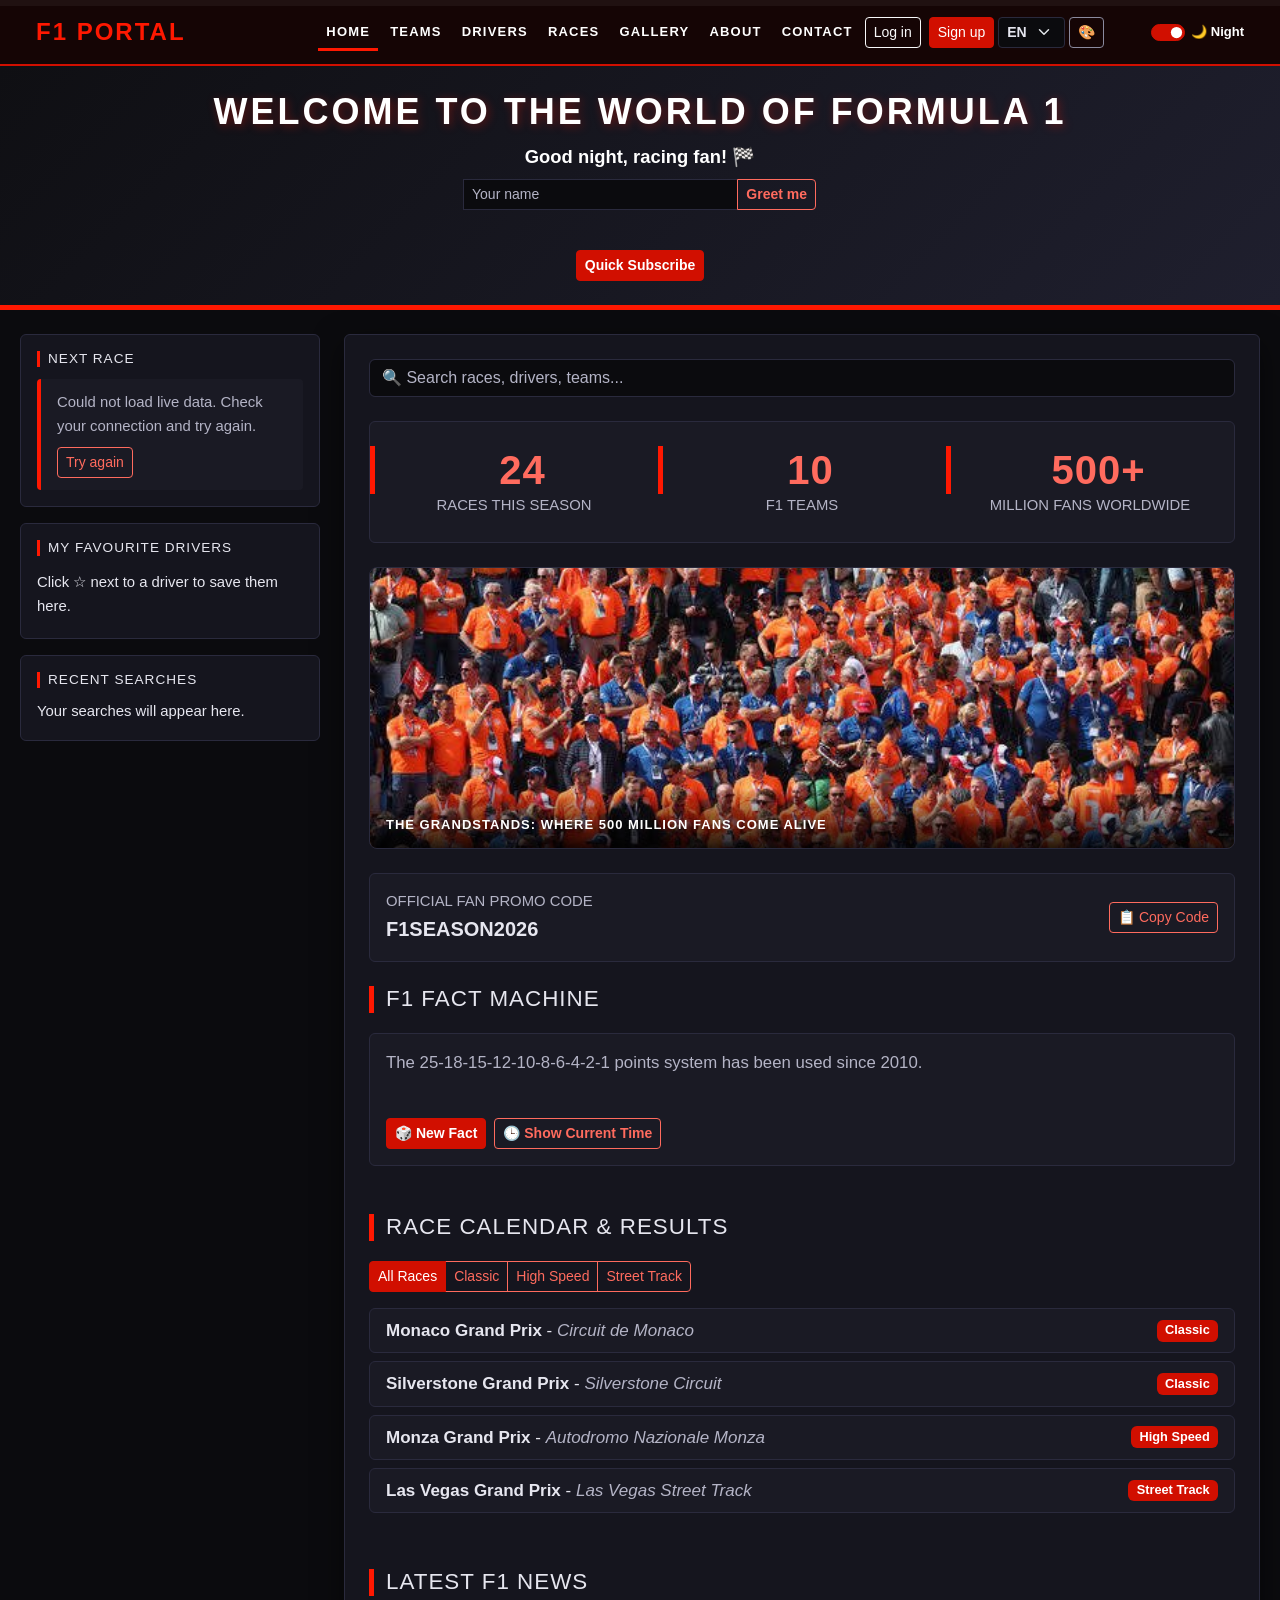
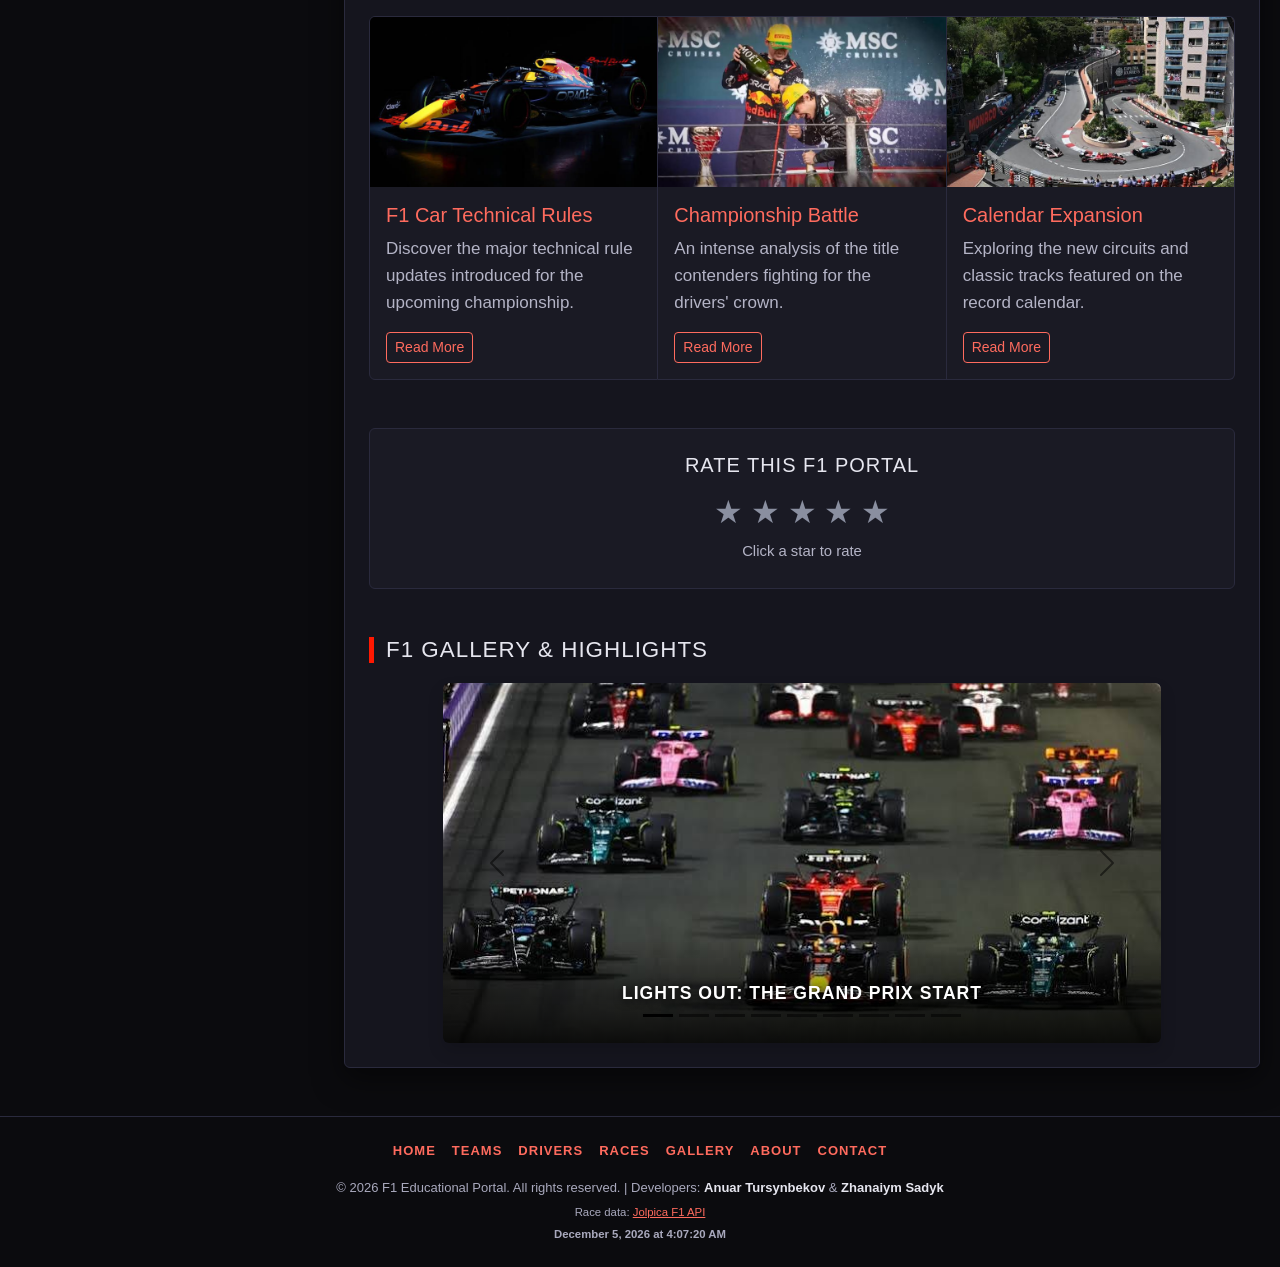
<file: index.html>
<!DOCTYPE html>
<html lang="en" data-bs-theme="dark">
<head>
    <meta charset="UTF-8">
    <meta name="viewport" content="width=device-width, initial-scale=1">
    <meta name="description" content="F1 Portal: races, teams, drivers and live Formula 1 data.">
    <title>Formula 1 | Home</title>
    <!-- Credits: F1 Educational Portal | Developers: Anuar Tursynbekov & Zhanaiym Sadyk | Astana IT University | 2026 -->
    <link rel="icon" href="data:image/svg+xml,%3Csvg xmlns='http://www.w3.org/2000/svg' viewBox='0 0 64 64'%3E%3Crect width='64' height='64' rx='12' fill='%23ff1801'/%3E%3Cpath d='M14 46V18h24v7H22v4h14v7H22v10z' fill='white'/%3E%3C/svg%3E">
    <script>
        /* Apply the saved theme before first paint so the page never flashes the wrong colours. */
        (function () {
            try {
                document.documentElement.setAttribute("data-bs-theme", localStorage.getItem("f1-theme") === "light" ? "light" : "dark");
            } catch (e) { /* storage blocked: keep the default dark theme */ }
        })();
    </script>
    <link href="https://cdn.jsdelivr.net/npm/bootstrap@5.3.3/dist/css/bootstrap.min.css" rel="stylesheet">
    <link rel="stylesheet" href="css/style.css">

    <!-- jQuery (CDN) first; our scripts are deferred so the DOM is parsed before they run -->
    <script src="https://code.jquery.com/jquery-3.7.1.min.js"></script>
    <script src="js/i18n.js" defer></script>
    <script src="js/script.js" defer></script>
    <script src="js/auth.js" defer></script>
    <script src="js/api.js" defer></script>
</head>
<body data-page="home">

<a class="skip-link visually-hidden-focusable" href="#content" data-i18n="a11y.skip">Skip to main content</a>

<!-- Scroll progress bar -->
<div id="scroll-progress-container" aria-hidden="true">
    <div id="scroll-progress"></div>
</div>

<!-- Toast notifications -->
<div id="toast-container" class="toast-container position-fixed bottom-0 end-0 p-3" role="status" aria-live="polite"></div>

<header id="site-header">
    <!-- Bootstrap navbar: collapses into a hamburger menu below the xl breakpoint -->
    <nav id="main-nav" class="navbar navbar-expand-xl navbar-dark bg-dark px-3 px-md-4 border-bottom border-2 border-danger" data-bs-theme="dark" aria-label="Main navigation">
        <div class="container-fluid">
            <a class="logo navbar-brand" href="index.html">F1 PORTAL</a>
            <button class="navbar-toggler" type="button" data-bs-toggle="collapse" data-bs-target="#navbarNav" aria-controls="navbarNav" aria-expanded="false" aria-label="Toggle navigation">
                <span class="navbar-toggler-icon"></span>
            </button>
            <div class="collapse navbar-collapse" id="navbarNav">
                <ul class="navbar-nav nav-menu ms-auto align-items-xl-center gap-xl-1">
                    <li class="nav-item"><a class="nav-link active" href="index.html" aria-current="page" data-i18n="nav.home">Home</a></li>
                    <li class="nav-item"><a class="nav-link" href="teams.html" data-i18n="nav.teams">Teams</a></li>
                    <li class="nav-item"><a class="nav-link" href="drivers.html" data-i18n="nav.drivers">Drivers</a></li>
                    <li class="nav-item"><a class="nav-link" href="races.html" data-i18n="nav.races">Races</a></li>
                    <li class="nav-item"><a class="nav-link" href="gallery.html" data-i18n="nav.gallery">Gallery</a></li>
                    <li class="nav-item"><a class="nav-link" href="about.html" data-i18n="nav.about">About</a></li>
                    <li class="nav-item"><a class="nav-link" href="contact.html" data-i18n="nav.contact">Contact</a></li>
                    <li class="nav-item nav-auth" id="nav-auth">
                        <a class="btn btn-outline-light btn-sm" href="login.html" data-i18n="nav.login">Log in</a>
                        <a class="btn btn-danger btn-sm" href="signup.html" data-i18n="nav.signup">Sign up</a>
                    </li>
                    <li class="nav-item">
                        <label for="lang-select" class="visually-hidden">Language</label>
                        <select id="lang-select" class="form-select form-select-sm lang-select">
                            <option value="en">EN</option>
                            <option value="ru">RU</option>
                            <option value="kk">KZ</option>
                        </select>
                    </li>
                    <li class="nav-item">
                        <button id="bg-color-btn" type="button" class="btn btn-outline-secondary btn-sm btn-spin" title="Change background colour" data-i18n-title="bg.title" aria-label="Change background colour" data-i18n-aria="bg.title">🎨</button>
                    </li>
                    <li class="nav-item">
                        <div class="form-check form-switch theme-switch mb-0">
                            <input class="form-check-input" type="checkbox" role="switch" id="theme-switch" aria-label="Dark mode" data-i18n-aria="theme.aria">
                            <label class="form-check-label" for="theme-switch"><span id="theme-icon" aria-hidden="true">🌙</span> <span id="theme-text">Night</span></label>
                        </div>
                    </li>
                </ul>
            </div>
        </div>
    </nav>
</header>

<!-- CSS Grid page layout: header / sidebar / main / footer (see .page-grid in style.css) -->
<div class="page-grid">

    <header id="main-header" class="text-center py-4 px-3">
        <h1 class="highlightable" data-i18n="home.title">Welcome to the World of Formula 1</h1>
        <p id="greeting" class="greeting-text my-2" aria-live="polite"></p>
        <form id="greeting-form" class="greeting-form form-field d-inline-block" novalidate>
            <div class="input-group input-group-sm">
                <label for="greeting-name" class="visually-hidden">Your name</label>
                <input type="text" id="greeting-name" class="form-control" data-validate="name" placeholder="Your name" data-i18n-placeholder="greet.placeholder" autocomplete="given-name">
                <button type="submit" class="btn btn-outline-danger fw-bold" data-i18n="greet.btn">Greet me</button>
            </div>
            <div class="field-error" role="alert"></div>
        </form>
        <div class="mt-3">
            <button id="open-popup-btn" type="button" class="btn btn-danger btn-sm fw-bold btn-pulse" data-i18n="btn.subscribe">Quick Subscribe</button>
        </div>
    </header>

    <aside id="sidebar" class="sidebar px-3 ps-lg-0 pe-lg-0" aria-label="Sidebar">
        <section class="side-card p-3 mb-3 rounded border">
            <h2 class="side-title" data-i18n="side.next">Next Race</h2>
            <div id="next-race" class="api-box small" aria-live="polite"></div>
        </section>
        <section class="side-card p-3 mb-3 rounded border">
            <h2 class="side-title" data-i18n="side.fav">My Favourite Drivers</h2>
            <ul id="fav-list" class="list-unstyled mb-0"></ul>
        </section>
        <section class="side-card p-3 mb-3 rounded border">
            <h2 class="side-title" data-i18n="side.recent">Recent Searches</h2>
            <div id="recent-searches" class="d-flex flex-wrap gap-2"></div>
            <button id="clear-recent" type="button" class="btn btn-outline-secondary btn-sm mt-2" data-i18n="side.clear" hidden>Clear</button>
        </section>
    </aside>

    <main id="content" tabindex="-1" class="p-3 p-md-4 px-sm-3">
    <section class="mb-4" aria-label="Search">
        <div class="position-relative">
            <label for="global-search-input" class="visually-hidden">Search</label>
            <input type="text" id="global-search-input" class="form-control" placeholder="🔍 Search races, drivers, teams..." data-i18n-placeholder="search.home" autocomplete="off">
            <ul id="autocomplete-list" class="dropdown-menu w-100"></ul>
        </div>
        <p id="no-results" class="text-center fw-bold mt-3 mb-0" hidden></p>
    </section>

    <!-- Animated counters (Bootstrap grid) -->
    <section class="row text-center g-0 my-4 py-3 stat-panel rounded border" aria-label="Season statistics">
        <div class="col-12 col-md-4 py-2">
            <h2 class="counter-value display-6 fw-bold mb-0" data-count="24">0</h2>
            <p class="text-uppercase small mb-0" data-i18n="home.races">Races This Season</p>
        </div>
        <div class="col-12 col-md-4 py-2">
            <h2 class="counter-value display-6 fw-bold mb-0" data-count="10">0</h2>
            <p class="text-uppercase small mb-0" data-i18n="home.teamsLabel">F1 Teams</p>
        </div>
        <div class="col-12 col-md-4 py-2">
            <h2 class="counter-value display-6 fw-bold mb-0" data-count="500" data-suffix="+">0</h2>
            <p class="text-uppercase small mb-0" data-i18n="home.fans">Million Fans Worldwide</p>
        </div>
    </section>

    <section class="mb-4">
        <figure class="fans-banner">
            <img src="[data-uri]" data-src="images/fans-grandstand.jpg" width="624" height="350" class="lazy-load  zoomable" alt="Grandstand full of fans in orange shirts" data-gallery="single-fans" data-full="images/fans-grandstand.jpg" tabindex="0" role="button" data-caption-key="cap.fans">
            <figcaption class="caption-bar" data-i18n="cap.fans">The grandstands: where 500 million fans come alive</figcaption>
        </figure>
    </section>

    <section class="promo-box p-3 rounded border mb-4 d-flex flex-wrap gap-2 justify-content-between align-items-center">
        <div>
            <small class="d-block" data-i18n="promo.label">OFFICIAL FAN PROMO CODE</small>
            <span id="promo-code" class="copyable fw-bold fs-5">F1SEASON2026</span>
        </div>
        <button type="button" class="btn btn-outline-danger btn-sm btn-copy" data-clipboard-target="#promo-code">
            <i class="copy-icon">📋</i> <i class="copy-label" data-i18n="copy.code">Copy Code</i>
        </button>
    </section>

    <section class="mb-4 mb-lg-5">
        <h2 data-i18n="tools.title">F1 Fact Machine</h2>
        <div class="stat-panel rounded border p-3">
            <p id="fact-text" class="fact-text mb-3" aria-live="polite"></p>
            <div class="d-flex flex-wrap align-items-center gap-2">
                <button id="fact-btn" type="button" class="btn btn-danger btn-sm fw-bold btn-spin" data-i18n="fact.btn">🎲 New Fact</button>
                <button id="time-btn" type="button" class="btn btn-outline-danger btn-sm fw-bold" data-i18n="time.btn">🕒 Show Current Time</button>
                <span id="current-time-output" class="fw-bold" aria-live="polite"></span>
            </div>
        </div>
    </section>

    <section class="mb-4 mb-lg-5">
        <h2 data-i18n="races.title">F1 Season Highlights</h2>
        <!-- Bootstrap button group (filters) -->
        <div class="btn-group flex-wrap mb-3" role="group" aria-label="Race category filter">
            <button type="button" class="btn btn-outline-danger btn-sm race-filter active" data-category="all" data-i18n="filter.all" aria-pressed="true">All Races</button>
            <button type="button" class="btn btn-outline-danger btn-sm race-filter" data-category="Classic" data-i18n="filter.classic" aria-pressed="false">Classic</button>
            <button type="button" class="btn btn-outline-danger btn-sm race-filter" data-category="High Speed" data-i18n="filter.speed" aria-pressed="false">High Speed</button>
            <button type="button" class="btn btn-outline-danger btn-sm race-filter" data-category="Street Track" data-i18n="filter.street" aria-pressed="false">Street Track</button>
        </div>
        <ul id="dynamic-races-list" class="list-group"></ul>
    </section>

    <!-- Bootstrap cards in a card-group: image, title and text -->
    <section class="mb-4 mb-lg-5">
        <h2 data-i18n="news.title">Latest F1 News</h2>
        <div class="card-group news-group">
            <article class="card searchable-item">
                <img src="[data-uri]" data-src="images/red-bull-rb18.jpg" width="738" height="414" class="lazy-load card-img-top" alt="Red Bull car in a dark studio">
                <div class="card-body">
                    <h3 class="card-title fs-5 accent-text highlightable">F1 Car Technical Rules</h3>
                    <p class="card-text highlightable">Discover the major technical rule updates introduced for the upcoming championship.</p>
                </div>
                <div class="card-footer bg-transparent border-0 pt-0 pb-3">
                    <a href="teams.html" class="btn btn-outline-danger btn-sm" data-i18n="readmore.more">Read More</a>
                </div>
            </article>
            <article class="card searchable-item">
                <img src="[data-uri]" data-src="images/podium-champagne.jpg" width="738" height="414" class="lazy-load card-img-top" alt="Drivers spraying champagne on the podium">
                <div class="card-body">
                    <h3 class="card-title fs-5 accent-text highlightable">Championship Battle</h3>
                    <p class="card-text highlightable">An intense analysis of the title contenders fighting for the drivers' crown.</p>
                </div>
                <div class="card-footer bg-transparent border-0 pt-0 pb-3">
                    <a href="drivers.html" class="btn btn-outline-danger btn-sm" data-i18n="readmore.more">Read More</a>
                </div>
            </article>
            <article class="card searchable-item">
                <img src="[data-uri]" data-src="images/monaco.jpg" width="738" height="414" class="lazy-load card-img-top" alt="Cars through the hairpin at Monaco">
                <div class="card-body">
                    <h3 class="card-title fs-5 accent-text highlightable">Calendar Expansion</h3>
                    <p class="card-text highlightable">Exploring the new circuits and classic tracks featured on the record calendar.</p>
                </div>
                <div class="card-footer bg-transparent border-0 pt-0 pb-3">
                    <a href="races.html" class="btn btn-outline-danger btn-sm" data-i18n="readmore.more">Read More</a>
                </div>
            </article>
        </div>
    </section>

    <section class="my-4 my-lg-5 p-4 stat-panel rounded border text-center">
        <h2 class="fs-5 mb-3 border-0 ps-0" data-i18n="rate.title">Rate This F1 Portal</h2>
        <div id="rating-stars" class="mb-2" role="radiogroup" aria-label="Rating">
            <button type="button" class="star" data-value="1" role="radio" aria-checked="false" aria-label="1 star">★</button>
            <button type="button" class="star" data-value="2" role="radio" aria-checked="false" aria-label="2 stars">★</button>
            <button type="button" class="star" data-value="3" role="radio" aria-checked="false" aria-label="3 stars">★</button>
            <button type="button" class="star" data-value="4" role="radio" aria-checked="false" aria-label="4 stars">★</button>
            <button type="button" class="star" data-value="5" role="radio" aria-checked="false" aria-label="5 stars">★</button>
        </div>
        <p id="rating-feedback" class="small mb-0">Click a star to rate</p>
    </section>

    <!-- Bootstrap carousel with 9 photos, indicators and controls, aligned inside the 12-column grid -->
    <section>
        <h2 data-i18n="home.gallery">F1 Gallery &amp; Highlights</h2>
        <div class="row justify-content-center">
            <div class="col-12 col-xl-10">
                <div id="f1Carousel" class="carousel slide shadow rounded overflow-hidden" data-bs-ride="carousel" aria-label="Photo carousel">
                    <div class="carousel-indicators">
                <button type="button" data-bs-target="#f1Carousel" data-bs-slide-to="0" class="active" aria-current="true" aria-label="Slide 1"></button>
                <button type="button" data-bs-target="#f1Carousel" data-bs-slide-to="1" aria-label="Slide 2"></button>
                <button type="button" data-bs-target="#f1Carousel" data-bs-slide-to="2" aria-label="Slide 3"></button>
                <button type="button" data-bs-target="#f1Carousel" data-bs-slide-to="3" aria-label="Slide 4"></button>
                <button type="button" data-bs-target="#f1Carousel" data-bs-slide-to="4" aria-label="Slide 5"></button>
                <button type="button" data-bs-target="#f1Carousel" data-bs-slide-to="5" aria-label="Slide 6"></button>
                <button type="button" data-bs-target="#f1Carousel" data-bs-slide-to="6" aria-label="Slide 7"></button>
                <button type="button" data-bs-target="#f1Carousel" data-bs-slide-to="7" aria-label="Slide 8"></button>
                <button type="button" data-bs-target="#f1Carousel" data-bs-slide-to="8" aria-label="Slide 9"></button>
                    </div>
                    <div class="carousel-inner">
                <div class="carousel-item active">
                    <img src="[data-uri]" data-src="images/race-start.jpg" width="738" height="414" class="lazy-load d-block w-100 zoomable" alt="Cars launching at the start of a Grand Prix" data-gallery="home" data-full="images/race-start.jpg" tabindex="0" role="button" data-caption-key="cap.start">
                    <div class="carousel-caption"><span data-i18n="cap.start">Lights out: the Grand Prix start</span></div>
                </div>
                <div class="carousel-item">
                    <img src="[data-uri]" data-src="images/mclaren-pitstop.jpg" width="678" height="452" class="lazy-load d-block w-100 zoomable" alt="McLaren in the pit lane with mechanics waiting" data-gallery="home" data-full="images/mclaren-pitstop.jpg" tabindex="0" role="button" data-caption-key="cap.pit">
                    <div class="carousel-caption"><span data-i18n="cap.pit">Pit lane: every tenth counts</span></div>
                </div>
                <div class="carousel-item">
                    <img src="[data-uri]" data-src="images/monaco.jpg" width="738" height="414" class="lazy-load d-block w-100 zoomable" alt="Cars through the hairpin at Monaco" data-gallery="home" data-full="images/monaco.jpg" tabindex="0" role="button" data-caption-key="cap.monaco">
                    <div class="carousel-caption"><span data-i18n="cap.monaco">Monaco Street Circuit</span></div>
                </div>
                <div class="carousel-item">
                    <img src="[data-uri]" data-src="images/checkered-flag.jpg" width="678" height="452" class="lazy-load d-block w-100 zoomable" alt="Red Bull car taking the chequered flag" data-gallery="home" data-full="images/checkered-flag.jpg" tabindex="0" role="button" data-caption-key="cap.flag">
                    <div class="carousel-caption"><span data-i18n="cap.flag">Taking the chequered flag</span></div>
                </div>
                <div class="carousel-item">
                    <img src="[data-uri]" data-src="images/podium-champagne.jpg" width="738" height="414" class="lazy-load d-block w-100 zoomable" alt="Drivers spraying champagne on the podium" data-gallery="home" data-full="images/podium-champagne.jpg" tabindex="0" role="button" data-caption-key="cap.podium">
                    <div class="carousel-caption"><span data-i18n="cap.podium">Podium celebration</span></div>
                </div>
                <div class="carousel-item">
                    <img src="[data-uri]" data-src="images/red-bull-rb18.jpg" width="738" height="414" class="lazy-load d-block w-100 zoomable" alt="Red Bull Racing car in a dark studio" data-gallery="home" data-full="images/red-bull-rb18.jpg" tabindex="0" role="button" data-caption-key="cap.rbcar">
                    <div class="carousel-caption"><span data-i18n="cap.rbcar">Red Bull Racing: studio reveal</span></div>
                </div>
                <div class="carousel-item">
                    <img src="[data-uri]" data-src="images/night-sparks.jpg" width="675" height="453" class="lazy-load d-block w-100 zoomable" alt="Car throwing sparks at a night race" data-gallery="home" data-full="images/night-sparks.jpg" tabindex="0" role="button" data-caption-key="cap.night2">
                    <div class="carousel-caption"><span data-i18n="cap.night2">Sparks after dark</span></div>
                </div>
                <div class="carousel-item">
                    <img src="[data-uri]" data-src="images/fans-grandstand.jpg" width="624" height="350" class="lazy-load d-block w-100 zoomable" alt="Grandstand full of fans in orange shirts" data-gallery="home" data-full="images/fans-grandstand.jpg" tabindex="0" role="button" data-caption-key="cap.fans2">
                    <div class="carousel-caption"><span data-i18n="cap.fans2">Fans in the grandstand</span></div>
                </div>
                <div class="carousel-item">
                    <img src="[data-uri]" data-src="images/drivers-group-abu-dhabi.jpg" width="738" height="405" class="lazy-load d-block w-100 zoomable" alt="All drivers of the season posing together on the track" data-gallery="home" data-full="images/drivers-group-abu-dhabi.jpg" tabindex="0" role="button" data-caption-key="cap.grid2">
                    <div class="carousel-caption"><span data-i18n="cap.grid2">The whole grid together</span></div>
                </div>
                    </div>
                    <button class="carousel-control-prev" type="button" data-bs-target="#f1Carousel" data-bs-slide="prev">
                        <span class="carousel-control-prev-icon" aria-hidden="true"></span>
                        <span class="visually-hidden">Previous</span>
                    </button>
                    <button class="carousel-control-next" type="button" data-bs-target="#f1Carousel" data-bs-slide="next">
                        <span class="carousel-control-next-icon" aria-hidden="true"></span>
                        <span class="visually-hidden">Next</span>
                    </button>
                </div>
            </div>
        </div>
    </section>
    </main>

    <footer class="text-center py-4 px-3">
        <ul class="footer-links list-unstyled d-flex flex-wrap justify-content-center gap-3 mb-3">
            <li><a href="index.html" data-i18n="nav.home">Home</a></li>
            <li><a href="teams.html" data-i18n="nav.teams">Teams</a></li>
            <li><a href="drivers.html" data-i18n="nav.drivers">Drivers</a></li>
            <li><a href="races.html" data-i18n="nav.races">Races</a></li>
            <li><a href="gallery.html" data-i18n="nav.gallery">Gallery</a></li>
            <li><a href="about.html" data-i18n="nav.about">About</a></li>
            <li><a href="contact.html" data-i18n="nav.contact">Contact</a></li>
        </ul>
        <p class="mb-1">&copy; 2026 F1 Educational Portal. All rights reserved. | Developers: <strong>Anuar Tursynbekov</strong> &amp; <strong>Zhanaiym Sadyk</strong></p>
        <p class="small mb-1">Race data: <a href="https://github.com/jolpica/jolpica-f1" target="_blank" rel="noopener">Jolpica F1 API</a></p>
        <p id="live-clock" class="small mb-0 fw-bold"></p>
    </footer>
</div>

<!-- Popup subscription form (validated with JavaScript, not HTML attributes) -->
<div id="popup-modal" class="popup-overlay" aria-hidden="true">
    <div class="popup-content p-4" role="dialog" aria-modal="true" aria-labelledby="popup-title">
        <button id="close-popup-btn" type="button" class="close-btn" aria-label="Close">&times;</button>
        <h2 id="popup-title" class="h4 accent-text mb-3" data-i18n="popup.title">Join F1 Newsletter</h2>
        <p data-i18n="popup.text">Get the latest racing updates directly to your inbox.</p>
        <form id="subscribe-form" novalidate>
            <div class="form-field mb-3">
                <label for="subscribe-email" class="visually-hidden">Email address</label>
                <input type="text" inputmode="email" id="subscribe-email" class="form-control" data-validate="email" placeholder="Enter your email address" data-i18n-placeholder="popup.placeholder" autocomplete="email">
                <div class="field-error" role="alert"></div>
            </div>
            <button type="submit" class="btn btn-danger w-100 fw-bold" data-i18n="popup.btn">Subscribe Now</button>
        </form>
    </div>
</div>

<!-- Image lightbox -->
<div id="lightbox" class="lightbox" aria-hidden="true" role="dialog" aria-modal="true" aria-label="Photo viewer">
    <button type="button" class="lb-btn lb-close" aria-label="Close">&times;</button>
    <button type="button" class="lb-btn lb-prev" aria-label="Previous photo">&#10094;</button>
    <figure class="lb-figure">
        <img id="lb-img" alt="">
        <figcaption id="lb-caption"></figcaption>
    </figure>
    <button type="button" class="lb-btn lb-next" aria-label="Next photo">&#10095;</button>
</div>

<script src="https://cdn.jsdelivr.net/npm/bootstrap@5.3.3/dist/js/bootstrap.bundle.min.js"></script>
</body>
</html>
</file>
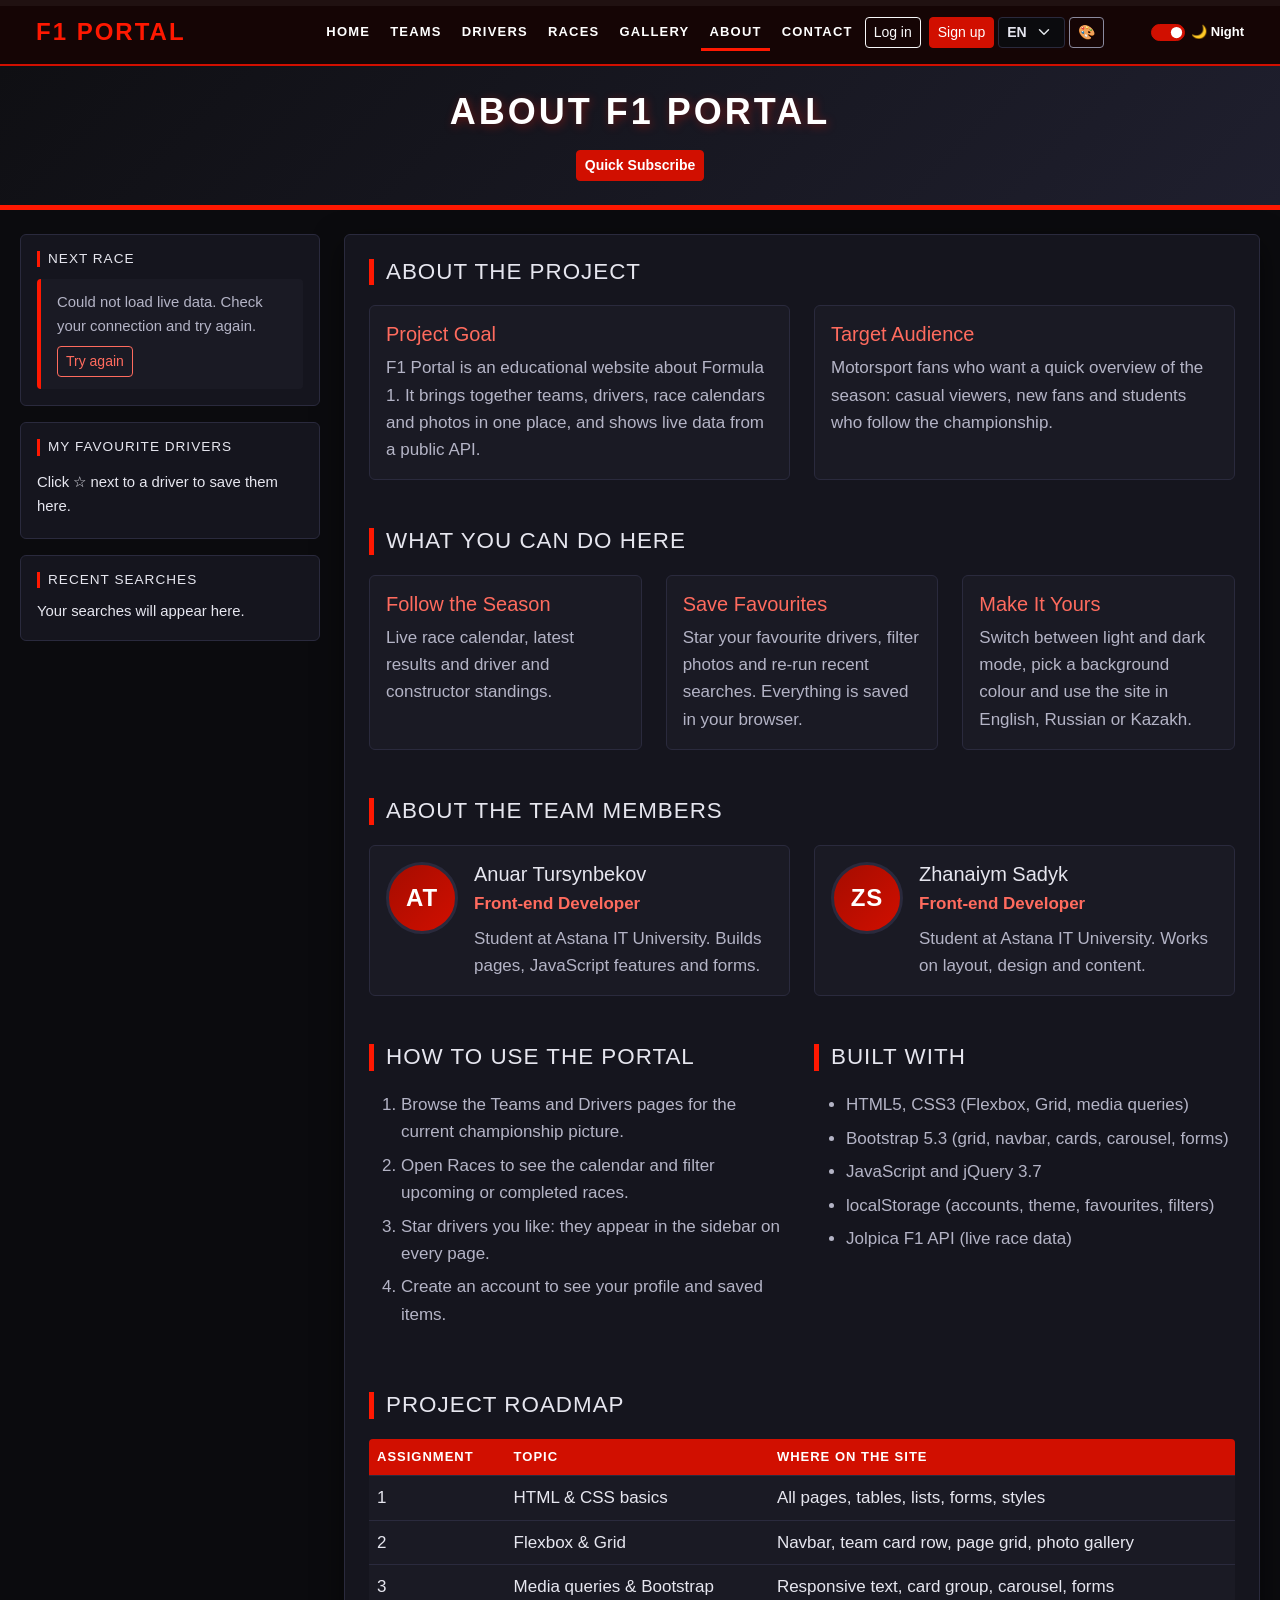
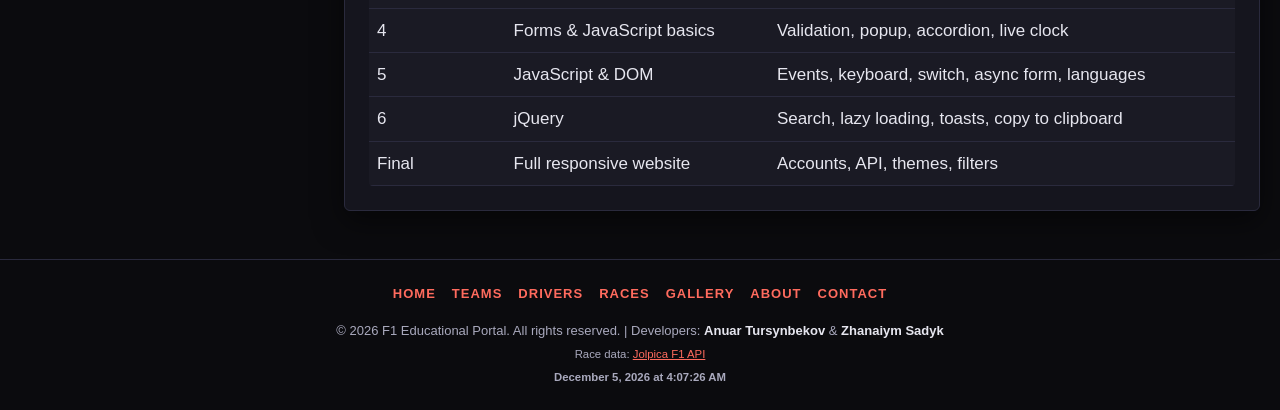
<file: about.html>
<!DOCTYPE html>
<html lang="en" data-bs-theme="dark">
<head>
    <meta charset="UTF-8">
    <meta name="viewport" content="width=device-width, initial-scale=1">
    <meta name="description" content="About the F1 Portal project, its goals and the team behind it.">
    <title>Formula 1 | About</title>
    <!-- Credits: F1 Educational Portal | Developers: Anuar Tursynbekov & Zhanaiym Sadyk | Astana IT University | 2026 -->
    <link rel="icon" href="data:image/svg+xml,%3Csvg xmlns='http://www.w3.org/2000/svg' viewBox='0 0 64 64'%3E%3Crect width='64' height='64' rx='12' fill='%23ff1801'/%3E%3Cpath d='M14 46V18h24v7H22v4h14v7H22v10z' fill='white'/%3E%3C/svg%3E">
    <script>
        /* Apply the saved theme before first paint so the page never flashes the wrong colours. */
        (function () {
            try {
                document.documentElement.setAttribute("data-bs-theme", localStorage.getItem("f1-theme") === "light" ? "light" : "dark");
            } catch (e) { /* storage blocked: keep the default dark theme */ }
        })();
    </script>
    <link href="https://cdn.jsdelivr.net/npm/bootstrap@5.3.3/dist/css/bootstrap.min.css" rel="stylesheet">
    <link rel="stylesheet" href="css/style.css">

    <!-- jQuery (CDN) first; our scripts are deferred so the DOM is parsed before they run -->
    <script src="https://code.jquery.com/jquery-3.7.1.min.js"></script>
    <script src="js/i18n.js" defer></script>
    <script src="js/script.js" defer></script>
    <script src="js/auth.js" defer></script>
    <script src="js/api.js" defer></script>
</head>
<body data-page="about">

<a class="skip-link visually-hidden-focusable" href="#content" data-i18n="a11y.skip">Skip to main content</a>

<!-- Scroll progress bar -->
<div id="scroll-progress-container" aria-hidden="true">
    <div id="scroll-progress"></div>
</div>

<!-- Toast notifications -->
<div id="toast-container" class="toast-container position-fixed bottom-0 end-0 p-3" role="status" aria-live="polite"></div>

<header id="site-header">
    <!-- Bootstrap navbar: collapses into a hamburger menu below the xl breakpoint -->
    <nav id="main-nav" class="navbar navbar-expand-xl navbar-dark bg-dark px-3 px-md-4 border-bottom border-2 border-danger" data-bs-theme="dark" aria-label="Main navigation">
        <div class="container-fluid">
            <a class="logo navbar-brand" href="index.html">F1 PORTAL</a>
            <button class="navbar-toggler" type="button" data-bs-toggle="collapse" data-bs-target="#navbarNav" aria-controls="navbarNav" aria-expanded="false" aria-label="Toggle navigation">
                <span class="navbar-toggler-icon"></span>
            </button>
            <div class="collapse navbar-collapse" id="navbarNav">
                <ul class="navbar-nav nav-menu ms-auto align-items-xl-center gap-xl-1">
                    <li class="nav-item"><a class="nav-link" href="index.html" data-i18n="nav.home">Home</a></li>
                    <li class="nav-item"><a class="nav-link" href="teams.html" data-i18n="nav.teams">Teams</a></li>
                    <li class="nav-item"><a class="nav-link" href="drivers.html" data-i18n="nav.drivers">Drivers</a></li>
                    <li class="nav-item"><a class="nav-link" href="races.html" data-i18n="nav.races">Races</a></li>
                    <li class="nav-item"><a class="nav-link" href="gallery.html" data-i18n="nav.gallery">Gallery</a></li>
                    <li class="nav-item"><a class="nav-link active" href="about.html" aria-current="page" data-i18n="nav.about">About</a></li>
                    <li class="nav-item"><a class="nav-link" href="contact.html" data-i18n="nav.contact">Contact</a></li>
                    <li class="nav-item nav-auth" id="nav-auth">
                        <a class="btn btn-outline-light btn-sm" href="login.html" data-i18n="nav.login">Log in</a>
                        <a class="btn btn-danger btn-sm" href="signup.html" data-i18n="nav.signup">Sign up</a>
                    </li>
                    <li class="nav-item">
                        <label for="lang-select" class="visually-hidden">Language</label>
                        <select id="lang-select" class="form-select form-select-sm lang-select">
                            <option value="en">EN</option>
                            <option value="ru">RU</option>
                            <option value="kk">KZ</option>
                        </select>
                    </li>
                    <li class="nav-item">
                        <button id="bg-color-btn" type="button" class="btn btn-outline-secondary btn-sm btn-spin" title="Change background colour" data-i18n-title="bg.title" aria-label="Change background colour" data-i18n-aria="bg.title">🎨</button>
                    </li>
                    <li class="nav-item">
                        <div class="form-check form-switch theme-switch mb-0">
                            <input class="form-check-input" type="checkbox" role="switch" id="theme-switch" aria-label="Dark mode" data-i18n-aria="theme.aria">
                            <label class="form-check-label" for="theme-switch"><span id="theme-icon" aria-hidden="true">🌙</span> <span id="theme-text">Night</span></label>
                        </div>
                    </li>
                </ul>
            </div>
        </div>
    </nav>
</header>

<!-- CSS Grid page layout: header / sidebar / main / footer (see .page-grid in style.css) -->
<div class="page-grid">

    <header id="main-header" class="text-center py-4 px-3">
        <h1 class="highlightable" data-i18n="about.hero">About F1 Portal</h1>
        <div class="mt-3">
            <button id="open-popup-btn" type="button" class="btn btn-danger btn-sm fw-bold btn-pulse" data-i18n="btn.subscribe">Quick Subscribe</button>
        </div>
    </header>

    <aside id="sidebar" class="sidebar px-3 ps-lg-0 pe-lg-0" aria-label="Sidebar">
        <section class="side-card p-3 mb-3 rounded border">
            <h2 class="side-title" data-i18n="side.next">Next Race</h2>
            <div id="next-race" class="api-box small" aria-live="polite"></div>
        </section>
        <section class="side-card p-3 mb-3 rounded border">
            <h2 class="side-title" data-i18n="side.fav">My Favourite Drivers</h2>
            <ul id="fav-list" class="list-unstyled mb-0"></ul>
        </section>
        <section class="side-card p-3 mb-3 rounded border">
            <h2 class="side-title" data-i18n="side.recent">Recent Searches</h2>
            <div id="recent-searches" class="d-flex flex-wrap gap-2"></div>
            <button id="clear-recent" type="button" class="btn btn-outline-secondary btn-sm mt-2" data-i18n="side.clear" hidden>Clear</button>
        </section>
    </aside>

    <main id="content" tabindex="-1" class="p-3 p-md-4 px-sm-3">

    <!-- Bootstrap container + grid: two columns (col-lg-6) -->
    <div class="container-fluid px-0">
        <section class="mb-4 mb-lg-5">
            <h2 data-i18n="about.title">About the Project</h2>
            <div class="row g-3 g-lg-4">
                <div class="col-12 col-lg-6">
                    <div class="h-100 p-3 rounded border stat-panel">
                        <h3 class="fs-5 accent-text" data-i18n="about.goalTitle">Project Goal</h3>
                        <p class="mb-0" data-i18n="about.goal">F1 Portal is an educational website about Formula 1. It brings together teams, drivers, race calendars and photos in one place, and shows live data from a public API.</p>
                    </div>
                </div>
                <div class="col-12 col-lg-6">
                    <div class="h-100 p-3 rounded border stat-panel">
                        <h3 class="fs-5 accent-text" data-i18n="about.audienceTitle">Target Audience</h3>
                        <p class="mb-0" data-i18n="about.audience">Motorsport fans who want a quick overview of the season: casual viewers, new fans and students who follow the championship.</p>
                    </div>
                </div>
            </div>
        </section>

        <!-- Three columns (col-lg-4) -->
        <section class="mb-4 mb-lg-5">
            <h2 data-i18n="about.featuresTitle">What You Can Do Here</h2>
            <div class="row g-3 g-lg-4">
                <div class="col-12 col-sm-6 col-lg-4">
                    <div class="h-100 p-3 rounded border stat-panel">
                        <h3 class="fs-5 accent-text" data-i18n="about.f1t">Follow the Season</h3>
                        <p class="mb-0" data-i18n="about.f1">Live race calendar, latest results and driver and constructor standings.</p>
                    </div>
                </div>
                <div class="col-12 col-sm-6 col-lg-4">
                    <div class="h-100 p-3 rounded border stat-panel">
                        <h3 class="fs-5 accent-text" data-i18n="about.f2t">Save Favourites</h3>
                        <p class="mb-0" data-i18n="about.f2">Star your favourite drivers, filter photos and re-run recent searches. Everything is saved in your browser.</p>
                    </div>
                </div>
                <div class="col-12 col-sm-12 col-lg-4">
                    <div class="h-100 p-3 rounded border stat-panel">
                        <h3 class="fs-5 accent-text" data-i18n="about.f3t">Make It Yours</h3>
                        <p class="mb-0" data-i18n="about.f3">Switch between light and dark mode, pick a background colour and use the site in English, Russian or Kazakh.</p>
                    </div>
                </div>
            </div>
        </section>
    </div>

    <section class="mb-4 mb-lg-5">
        <h2 data-i18n="about.teamTitle">About the Team Members</h2>
        <!-- EDIT: replace roles and bios with your own; avatars are initials (circular, border-radius: 50%) -->
        <div class="row g-3 g-lg-4">
            <div class="col-sm-6 col-lg-6">
                <article class="member-card d-flex flex-column flex-sm-row align-items-center align-items-sm-start gap-3 p-3 rounded border h-100">
                    <div class="avatar" aria-hidden="true">AT</div>
                    <div>
                        <h3 class="fs-5 mb-1">Anuar Tursynbekov</h3>
                        <p class="accent-text fw-semibold mb-2" data-i18n="role.dev">Front-end Developer</p>
                        <p class="mb-0">Student at Astana IT University. Builds pages, JavaScript features and forms.</p>
                    </div>
                </article>
            </div>
            <div class="col-sm-6 col-lg-6">
                <article class="member-card d-flex flex-column flex-sm-row align-items-center align-items-sm-start gap-3 p-3 rounded border h-100">
                    <div class="avatar" aria-hidden="true">ZS</div>
                    <div>
                        <h3 class="fs-5 mb-1">Zhanaiym Sadyk</h3>
                        <p class="accent-text fw-semibold mb-2" data-i18n="role.dev">Front-end Developer</p>
                        <p class="mb-0">Student at Astana IT University. Works on layout, design and content.</p>
                    </div>
                </article>
            </div>
        </div>
    </section>

    <section class="row g-3 g-lg-4 mb-4 mb-lg-5">
        <div class="col-12 col-md-6">
            <h2 data-i18n="about.howTitle">How to Use the Portal</h2>
            <ol class="steps-list">
                <li data-i18n="about.how1">Browse the Teams and Drivers pages for the current championship picture.</li>
                <li data-i18n="about.how2">Open Races to see the calendar and filter upcoming or completed races.</li>
                <li data-i18n="about.how3">Star drivers you like: they appear in the sidebar on every page.</li>
                <li data-i18n="about.how4">Create an account to see your profile and saved items.</li>
            </ol>
        </div>
        <div class="col-12 col-md-6">
            <h2 data-i18n="about.techTitle">Built With</h2>
            <ul class="tech-list">
                <li>HTML5, CSS3 (Flexbox, Grid, media queries)</li>
                <li>Bootstrap 5.3 (grid, navbar, cards, carousel, forms)</li>
                <li>JavaScript and jQuery 3.7</li>
                <li>localStorage (accounts, theme, favourites, filters)</li>
                <li>Jolpica F1 API (live race data)</li>
            </ul>
        </div>
    </section>

    <section>
        <h2 data-i18n="about.roadmapTitle">Project Roadmap</h2>
        <div class="table-responsive">
            <table class="table f1-table align-middle mb-0">
                <thead>
                <tr>
                    <th scope="col" data-i18n="rm.assignment">Assignment</th>
                    <th scope="col" data-i18n="rm.topic">Topic</th>
                    <th scope="col" data-i18n="rm.where">Where on the site</th>
                </tr>
                </thead>
                <tbody>
                <tr><td>1</td><td>HTML &amp; CSS basics</td><td>All pages, tables, lists, forms, styles</td></tr>
                <tr><td>2</td><td>Flexbox &amp; Grid</td><td>Navbar, team card row, page grid, photo gallery</td></tr>
                <tr><td>3</td><td>Media queries &amp; Bootstrap</td><td>Responsive text, card group, carousel, forms</td></tr>
                <tr><td>4</td><td>Forms &amp; JavaScript basics</td><td>Validation, popup, accordion, live clock</td></tr>
                <tr><td>5</td><td>JavaScript &amp; DOM</td><td>Events, keyboard, switch, async form, languages</td></tr>
                <tr><td>6</td><td>jQuery</td><td>Search, lazy loading, toasts, copy to clipboard</td></tr>
                <tr><td>Final</td><td>Full responsive website</td><td>Accounts, API, themes, filters</td></tr>
                </tbody>
            </table>
        </div>
    </section>
    </main>

    <footer class="text-center py-4 px-3">
        <ul class="footer-links list-unstyled d-flex flex-wrap justify-content-center gap-3 mb-3">
            <li><a href="index.html" data-i18n="nav.home">Home</a></li>
            <li><a href="teams.html" data-i18n="nav.teams">Teams</a></li>
            <li><a href="drivers.html" data-i18n="nav.drivers">Drivers</a></li>
            <li><a href="races.html" data-i18n="nav.races">Races</a></li>
            <li><a href="gallery.html" data-i18n="nav.gallery">Gallery</a></li>
            <li><a href="about.html" data-i18n="nav.about">About</a></li>
            <li><a href="contact.html" data-i18n="nav.contact">Contact</a></li>
        </ul>
        <p class="mb-1">&copy; 2026 F1 Educational Portal. All rights reserved. | Developers: <strong>Anuar Tursynbekov</strong> &amp; <strong>Zhanaiym Sadyk</strong></p>
        <p class="small mb-1">Race data: <a href="https://github.com/jolpica/jolpica-f1" target="_blank" rel="noopener">Jolpica F1 API</a></p>
        <p id="live-clock" class="small mb-0 fw-bold"></p>
    </footer>
</div>

<!-- Popup subscription form (validated with JavaScript, not HTML attributes) -->
<div id="popup-modal" class="popup-overlay" aria-hidden="true">
    <div class="popup-content p-4" role="dialog" aria-modal="true" aria-labelledby="popup-title">
        <button id="close-popup-btn" type="button" class="close-btn" aria-label="Close">&times;</button>
        <h2 id="popup-title" class="h4 accent-text mb-3" data-i18n="popup.title">Join F1 Newsletter</h2>
        <p data-i18n="popup.text">Get the latest racing updates directly to your inbox.</p>
        <form id="subscribe-form" novalidate>
            <div class="form-field mb-3">
                <label for="subscribe-email" class="visually-hidden">Email address</label>
                <input type="text" inputmode="email" id="subscribe-email" class="form-control" data-validate="email" placeholder="Enter your email address" data-i18n-placeholder="popup.placeholder" autocomplete="email">
                <div class="field-error" role="alert"></div>
            </div>
            <button type="submit" class="btn btn-danger w-100 fw-bold" data-i18n="popup.btn">Subscribe Now</button>
        </form>
    </div>
</div>

<!-- Image lightbox -->
<div id="lightbox" class="lightbox" aria-hidden="true" role="dialog" aria-modal="true" aria-label="Photo viewer">
    <button type="button" class="lb-btn lb-close" aria-label="Close">&times;</button>
    <button type="button" class="lb-btn lb-prev" aria-label="Previous photo">&#10094;</button>
    <figure class="lb-figure">
        <img id="lb-img" alt="">
        <figcaption id="lb-caption"></figcaption>
    </figure>
    <button type="button" class="lb-btn lb-next" aria-label="Next photo">&#10095;</button>
</div>

<script src="https://cdn.jsdelivr.net/npm/bootstrap@5.3.3/dist/js/bootstrap.bundle.min.js"></script>
</body>
</html>
</file>
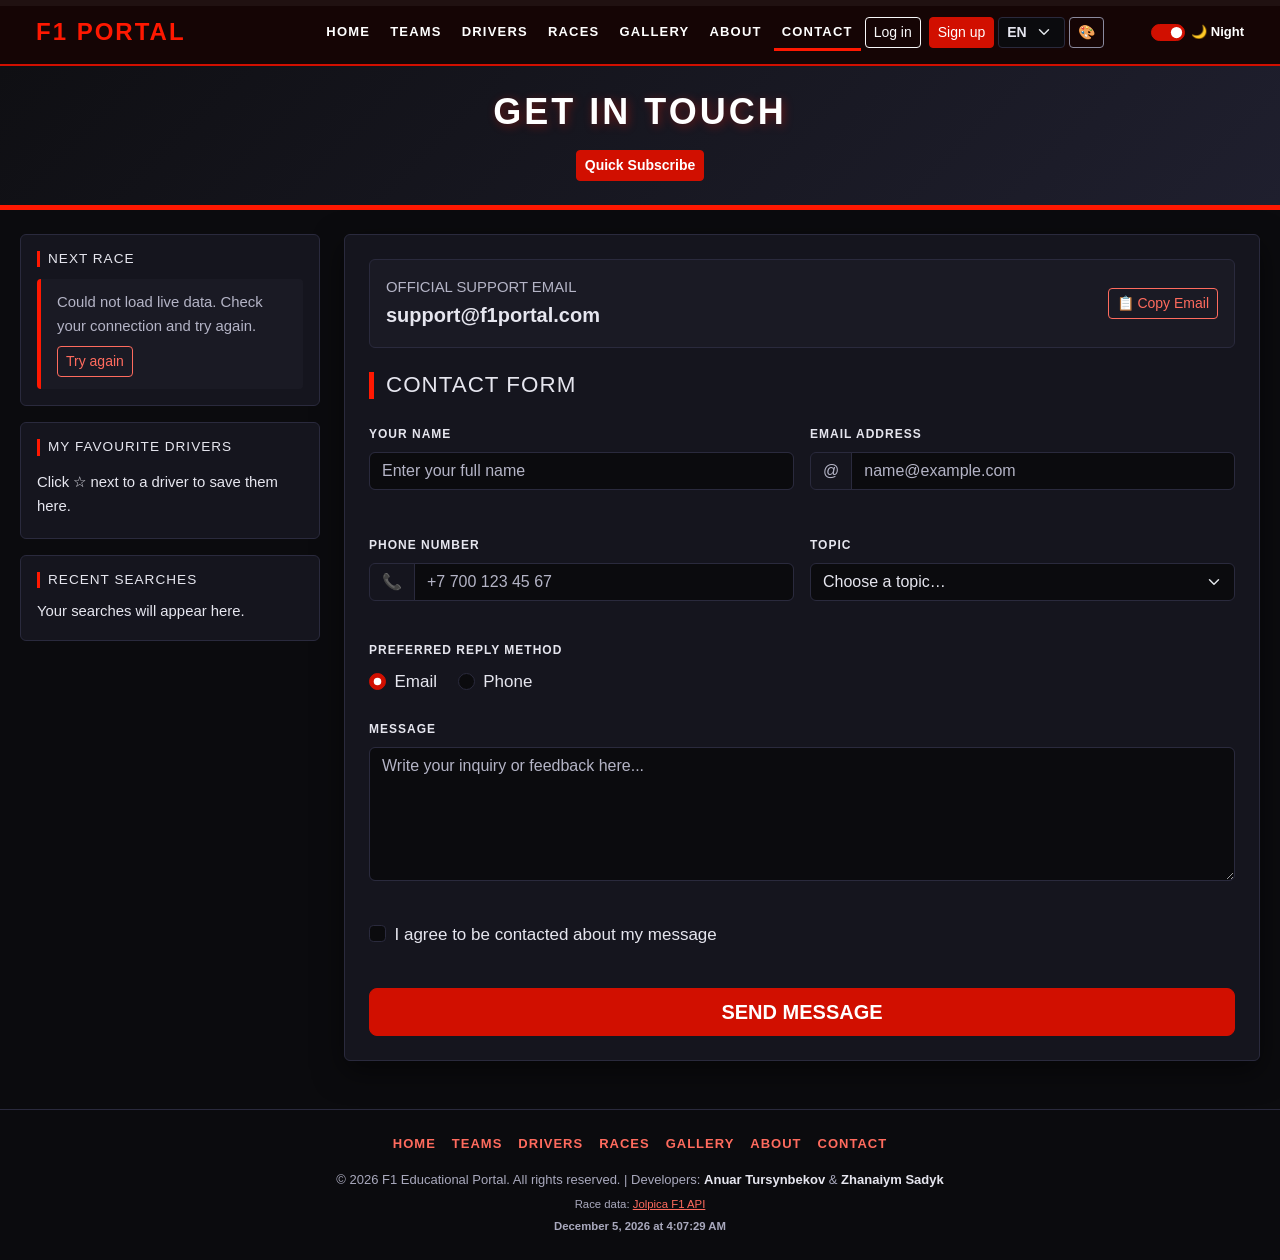
<file: contact.html>
<!DOCTYPE html>
<html lang="en" data-bs-theme="dark">
<head>
    <meta charset="UTF-8">
    <meta name="viewport" content="width=device-width, initial-scale=1">
    <meta name="description" content="Contact the F1 Portal team.">
    <title>Formula 1 | Contact</title>
    <!-- Credits: F1 Educational Portal | Developers: Anuar Tursynbekov & Zhanaiym Sadyk | Astana IT University | 2026 -->
    <link rel="icon" href="data:image/svg+xml,%3Csvg xmlns='http://www.w3.org/2000/svg' viewBox='0 0 64 64'%3E%3Crect width='64' height='64' rx='12' fill='%23ff1801'/%3E%3Cpath d='M14 46V18h24v7H22v4h14v7H22v10z' fill='white'/%3E%3C/svg%3E">
    <script>
        /* Apply the saved theme before first paint so the page never flashes the wrong colours. */
        (function () {
            try {
                document.documentElement.setAttribute("data-bs-theme", localStorage.getItem("f1-theme") === "light" ? "light" : "dark");
            } catch (e) { /* storage blocked: keep the default dark theme */ }
        })();
    </script>
    <link href="https://cdn.jsdelivr.net/npm/bootstrap@5.3.3/dist/css/bootstrap.min.css" rel="stylesheet">
    <link rel="stylesheet" href="css/style.css">

    <!-- jQuery (CDN) first; our scripts are deferred so the DOM is parsed before they run -->
    <script src="https://code.jquery.com/jquery-3.7.1.min.js"></script>
    <script src="js/i18n.js" defer></script>
    <script src="js/script.js" defer></script>
    <script src="js/auth.js" defer></script>
    <script src="js/api.js" defer></script>
</head>
<body data-page="contact">

<a class="skip-link visually-hidden-focusable" href="#content" data-i18n="a11y.skip">Skip to main content</a>

<!-- Scroll progress bar -->
<div id="scroll-progress-container" aria-hidden="true">
    <div id="scroll-progress"></div>
</div>

<!-- Toast notifications -->
<div id="toast-container" class="toast-container position-fixed bottom-0 end-0 p-3" role="status" aria-live="polite"></div>

<header id="site-header">
    <!-- Bootstrap navbar: collapses into a hamburger menu below the xl breakpoint -->
    <nav id="main-nav" class="navbar navbar-expand-xl navbar-dark bg-dark px-3 px-md-4 border-bottom border-2 border-danger" data-bs-theme="dark" aria-label="Main navigation">
        <div class="container-fluid">
            <a class="logo navbar-brand" href="index.html">F1 PORTAL</a>
            <button class="navbar-toggler" type="button" data-bs-toggle="collapse" data-bs-target="#navbarNav" aria-controls="navbarNav" aria-expanded="false" aria-label="Toggle navigation">
                <span class="navbar-toggler-icon"></span>
            </button>
            <div class="collapse navbar-collapse" id="navbarNav">
                <ul class="navbar-nav nav-menu ms-auto align-items-xl-center gap-xl-1">
                    <li class="nav-item"><a class="nav-link" href="index.html" data-i18n="nav.home">Home</a></li>
                    <li class="nav-item"><a class="nav-link" href="teams.html" data-i18n="nav.teams">Teams</a></li>
                    <li class="nav-item"><a class="nav-link" href="drivers.html" data-i18n="nav.drivers">Drivers</a></li>
                    <li class="nav-item"><a class="nav-link" href="races.html" data-i18n="nav.races">Races</a></li>
                    <li class="nav-item"><a class="nav-link" href="gallery.html" data-i18n="nav.gallery">Gallery</a></li>
                    <li class="nav-item"><a class="nav-link" href="about.html" data-i18n="nav.about">About</a></li>
                    <li class="nav-item"><a class="nav-link active" href="contact.html" aria-current="page" data-i18n="nav.contact">Contact</a></li>
                    <li class="nav-item nav-auth" id="nav-auth">
                        <a class="btn btn-outline-light btn-sm" href="login.html" data-i18n="nav.login">Log in</a>
                        <a class="btn btn-danger btn-sm" href="signup.html" data-i18n="nav.signup">Sign up</a>
                    </li>
                    <li class="nav-item">
                        <label for="lang-select" class="visually-hidden">Language</label>
                        <select id="lang-select" class="form-select form-select-sm lang-select">
                            <option value="en">EN</option>
                            <option value="ru">RU</option>
                            <option value="kk">KZ</option>
                        </select>
                    </li>
                    <li class="nav-item">
                        <button id="bg-color-btn" type="button" class="btn btn-outline-secondary btn-sm btn-spin" title="Change background colour" data-i18n-title="bg.title" aria-label="Change background colour" data-i18n-aria="bg.title">🎨</button>
                    </li>
                    <li class="nav-item">
                        <div class="form-check form-switch theme-switch mb-0">
                            <input class="form-check-input" type="checkbox" role="switch" id="theme-switch" aria-label="Dark mode" data-i18n-aria="theme.aria">
                            <label class="form-check-label" for="theme-switch"><span id="theme-icon" aria-hidden="true">🌙</span> <span id="theme-text">Night</span></label>
                        </div>
                    </li>
                </ul>
            </div>
        </div>
    </nav>
</header>

<!-- CSS Grid page layout: header / sidebar / main / footer (see .page-grid in style.css) -->
<div class="page-grid">

    <header id="main-header" class="text-center py-4 px-3">
        <h1 class="highlightable" data-i18n="contact.title">Get in Touch</h1>
        <div class="mt-3">
            <button id="open-popup-btn" type="button" class="btn btn-danger btn-sm fw-bold btn-pulse" data-i18n="btn.subscribe">Quick Subscribe</button>
        </div>
    </header>

    <aside id="sidebar" class="sidebar px-3 ps-lg-0 pe-lg-0" aria-label="Sidebar">
        <section class="side-card p-3 mb-3 rounded border">
            <h2 class="side-title" data-i18n="side.next">Next Race</h2>
            <div id="next-race" class="api-box small" aria-live="polite"></div>
        </section>
        <section class="side-card p-3 mb-3 rounded border">
            <h2 class="side-title" data-i18n="side.fav">My Favourite Drivers</h2>
            <ul id="fav-list" class="list-unstyled mb-0"></ul>
        </section>
        <section class="side-card p-3 mb-3 rounded border">
            <h2 class="side-title" data-i18n="side.recent">Recent Searches</h2>
            <div id="recent-searches" class="d-flex flex-wrap gap-2"></div>
            <button id="clear-recent" type="button" class="btn btn-outline-secondary btn-sm mt-2" data-i18n="side.clear" hidden>Clear</button>
        </section>
    </aside>

    <main id="content" tabindex="-1" class="p-3 p-md-4 px-sm-3">

    <section class="promo-box p-3 rounded border mb-4 d-flex flex-wrap gap-2 justify-content-between align-items-center">
        <div>
            <small class="d-block" data-i18n="support.label">OFFICIAL SUPPORT EMAIL</small>
            <span id="support-email" class="copyable fw-bold fs-5">support@f1portal.com</span>
        </div>
        <button type="button" class="btn btn-outline-danger btn-sm btn-copy" data-clipboard-target="#support-email">
            <i class="copy-icon">📋</i> <i class="copy-label" data-i18n="copy.email">Copy Email</i>
        </button>
    </section>

    <section>
        <h2 data-i18n="contact.formTitle">Contact Form</h2>

        <!-- novalidate: every field is checked by JavaScript, with messages shown on the page -->
        <form id="contact-form" class="row g-3" novalidate>
        <div class="col-md-6 form-field">
            <label class="form-label" for="name" data-i18n="form.name">Your Name</label>
            <input type="text" id="name" class="form-control" data-validate="name" placeholder="Enter your full name" data-i18n-placeholder="ph.name" autocomplete="name" aria-required="true">
            <div class="field-error" role="alert"></div>
        </div>
        <div class="col-md-6 form-field">
            <label class="form-label" for="email" data-i18n="form.email">Email Address</label>
            <div class="input-group"><span class="input-group-text" aria-hidden="true">@</span><input type="text" inputmode="email" id="email" class="form-control" data-validate="email" placeholder="name@example.com" autocomplete="email" aria-required="true"></div>
            <div class="field-error" role="alert"></div>
        </div>
        <div class="col-md-6 form-field">
            <label class="form-label" for="phone" data-i18n="form.phone">Phone Number</label>
            <div class="input-group"><span class="input-group-text" aria-hidden="true">📞</span><input type="text" inputmode="tel" id="phone" class="form-control" data-validate="phone" placeholder="+7 700 123 45 67" autocomplete="tel" aria-required="true"></div>
            <div class="field-error" role="alert"></div>
        </div>
        <div class="col-md-6 form-field">
            <label class="form-label" for="topic" data-i18n="form.topic">Topic</label>
            <select id="topic" class="form-select" data-validate="select" aria-required="true">
                <option value="" data-i18n="form.topicChoose">Choose a topic…</option>
                <option value="feedback" data-i18n="form.topicFeedback">Feedback</option>
                <option value="bug" data-i18n="form.topicBug">Report a problem</option>
                <option value="partner" data-i18n="form.topicPartner">Partnership</option>
            </select>
            <div class="field-error" role="alert"></div>
        </div>
            <div class="col-12">
                <span class="form-label d-block" id="reply-label" data-i18n="form.reply">Preferred reply method</span>
                <div class="form-check form-check-inline" role="radiogroup" aria-labelledby="reply-label">
                    <input class="form-check-input" type="radio" name="reply" id="reply-email" value="email" checked>
                    <label class="form-check-label" for="reply-email" data-i18n="form.replyEmail">Email</label>
                </div>
                <div class="form-check form-check-inline">
                    <input class="form-check-input" type="radio" name="reply" id="reply-phone" value="phone">
                    <label class="form-check-label" for="reply-phone" data-i18n="form.replyPhone">Phone</label>
                </div>
            </div>
        <div class="col-12 form-field">
            <label class="form-label" for="message" data-i18n="form.message">Message</label>
            <textarea id="message" class="form-control" rows="5" data-validate="message" placeholder="Write your inquiry or feedback here..." data-i18n-placeholder="ph.message" aria-required="true"></textarea>
            <div class="field-error" role="alert"></div>
        </div>
            <div class="col-12 form-field">
                <div class="form-check">
                    <input class="form-check-input" type="checkbox" id="agree" data-validate="agree">
                    <label class="form-check-label" for="agree" data-i18n="form.agree">I agree to be contacted about my message</label>
                </div>
                <div class="field-error" role="alert"></div>
            </div>
            <div class="col-12">
                <button type="submit" class="btn btn-danger btn-lg w-100 fw-bold text-uppercase" data-i18n="form.send">Send Message</button>
                <div id="form-status" class="alert mt-3 mb-0" role="status" hidden></div>
            </div>
        </form>
    </section>
    </main>

    <footer class="text-center py-4 px-3">
        <ul class="footer-links list-unstyled d-flex flex-wrap justify-content-center gap-3 mb-3">
            <li><a href="index.html" data-i18n="nav.home">Home</a></li>
            <li><a href="teams.html" data-i18n="nav.teams">Teams</a></li>
            <li><a href="drivers.html" data-i18n="nav.drivers">Drivers</a></li>
            <li><a href="races.html" data-i18n="nav.races">Races</a></li>
            <li><a href="gallery.html" data-i18n="nav.gallery">Gallery</a></li>
            <li><a href="about.html" data-i18n="nav.about">About</a></li>
            <li><a href="contact.html" data-i18n="nav.contact">Contact</a></li>
        </ul>
        <p class="mb-1">&copy; 2026 F1 Educational Portal. All rights reserved. | Developers: <strong>Anuar Tursynbekov</strong> &amp; <strong>Zhanaiym Sadyk</strong></p>
        <p class="small mb-1">Race data: <a href="https://github.com/jolpica/jolpica-f1" target="_blank" rel="noopener">Jolpica F1 API</a></p>
        <p id="live-clock" class="small mb-0 fw-bold"></p>
    </footer>
</div>

<!-- Popup subscription form (validated with JavaScript, not HTML attributes) -->
<div id="popup-modal" class="popup-overlay" aria-hidden="true">
    <div class="popup-content p-4" role="dialog" aria-modal="true" aria-labelledby="popup-title">
        <button id="close-popup-btn" type="button" class="close-btn" aria-label="Close">&times;</button>
        <h2 id="popup-title" class="h4 accent-text mb-3" data-i18n="popup.title">Join F1 Newsletter</h2>
        <p data-i18n="popup.text">Get the latest racing updates directly to your inbox.</p>
        <form id="subscribe-form" novalidate>
            <div class="form-field mb-3">
                <label for="subscribe-email" class="visually-hidden">Email address</label>
                <input type="text" inputmode="email" id="subscribe-email" class="form-control" data-validate="email" placeholder="Enter your email address" data-i18n-placeholder="popup.placeholder" autocomplete="email">
                <div class="field-error" role="alert"></div>
            </div>
            <button type="submit" class="btn btn-danger w-100 fw-bold" data-i18n="popup.btn">Subscribe Now</button>
        </form>
    </div>
</div>

<!-- Image lightbox -->
<div id="lightbox" class="lightbox" aria-hidden="true" role="dialog" aria-modal="true" aria-label="Photo viewer">
    <button type="button" class="lb-btn lb-close" aria-label="Close">&times;</button>
    <button type="button" class="lb-btn lb-prev" aria-label="Previous photo">&#10094;</button>
    <figure class="lb-figure">
        <img id="lb-img" alt="">
        <figcaption id="lb-caption"></figcaption>
    </figure>
    <button type="button" class="lb-btn lb-next" aria-label="Next photo">&#10095;</button>
</div>

<script src="https://cdn.jsdelivr.net/npm/bootstrap@5.3.3/dist/js/bootstrap.bundle.min.js"></script>
</body>
</html>
</file>
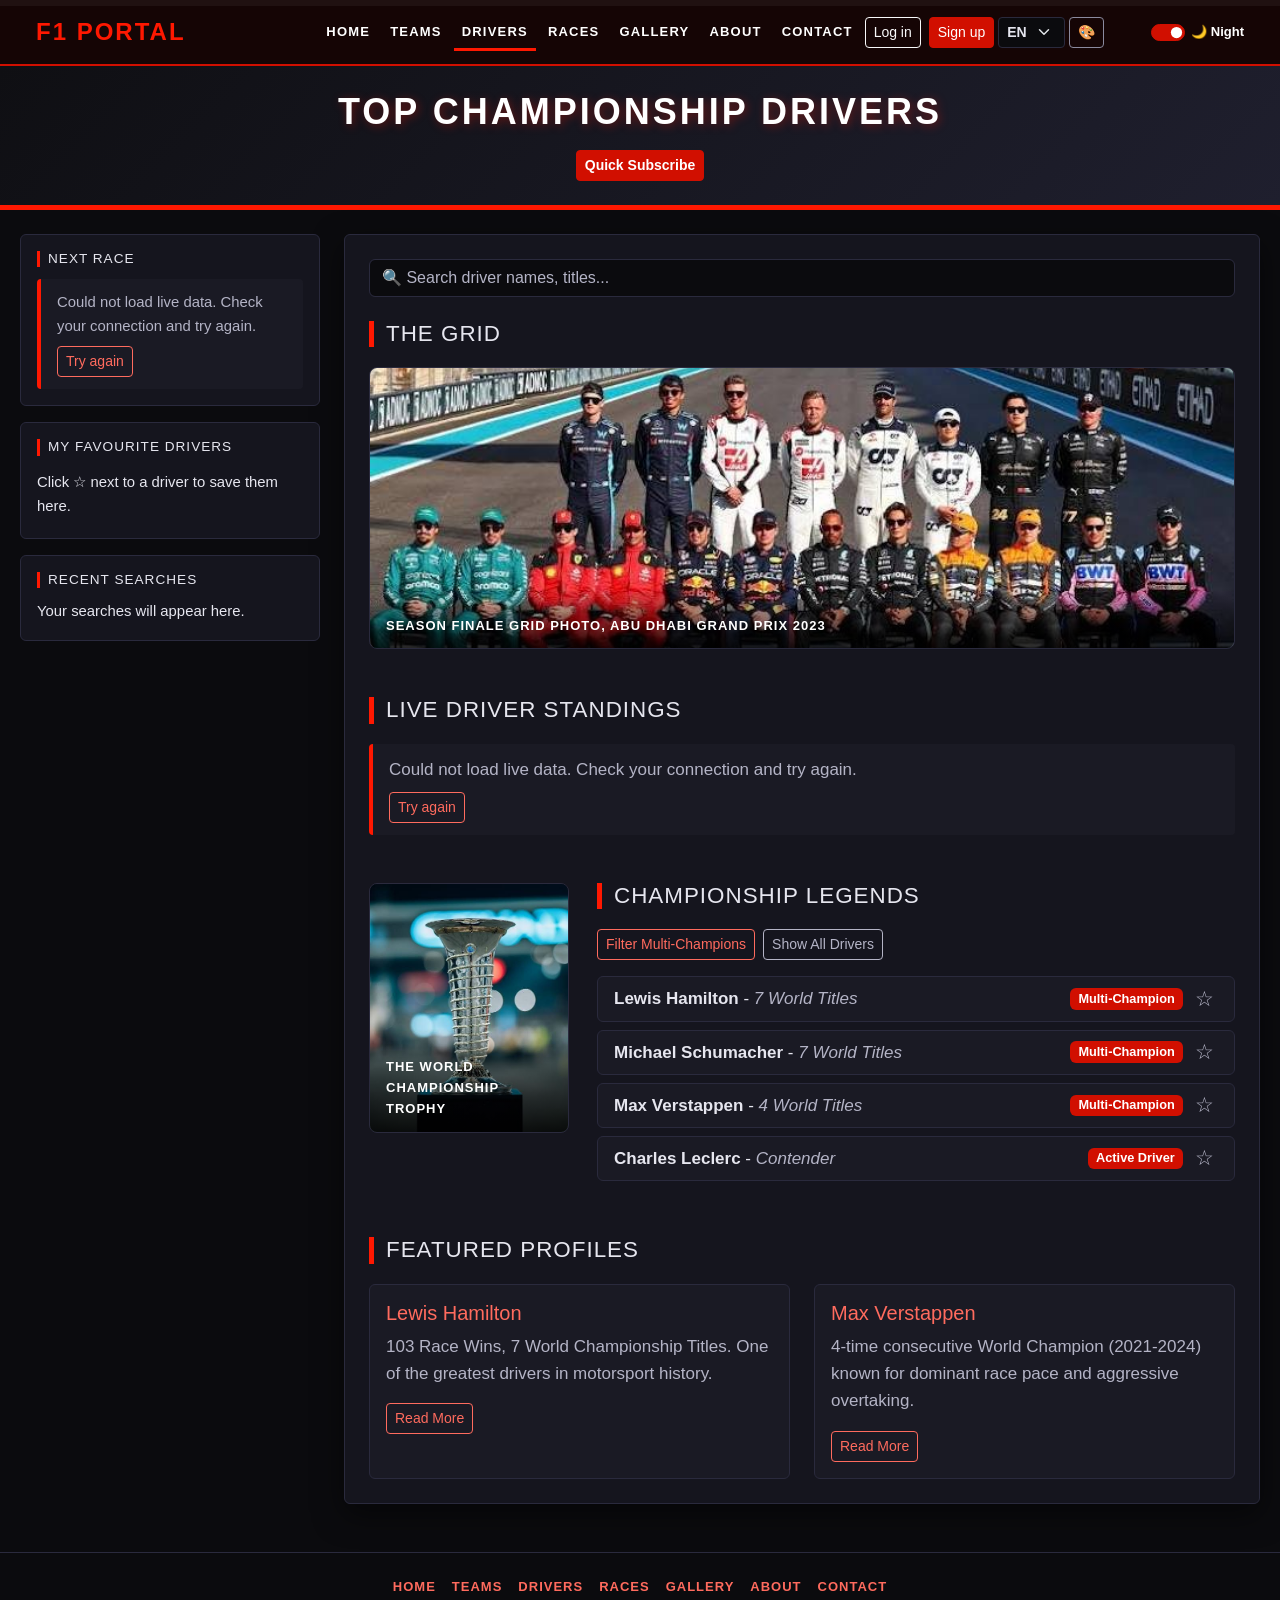
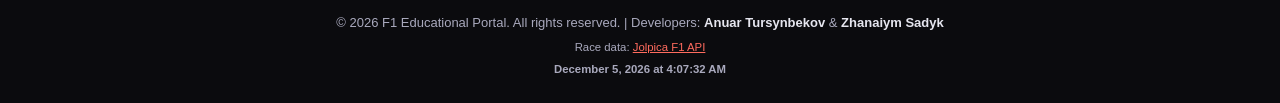
<file: drivers.html>
<!DOCTYPE html>
<html lang="en" data-bs-theme="dark">
<head>
    <meta charset="UTF-8">
    <meta name="viewport" content="width=device-width, initial-scale=1">
    <meta name="description" content="Formula 1 championship legends, live driver standings and featured driver profiles.">
    <title>Formula 1 | Drivers</title>
    <!-- Credits: F1 Educational Portal | Developers: Anuar Tursynbekov & Zhanaiym Sadyk | Astana IT University | 2026 -->
    <link rel="icon" href="data:image/svg+xml,%3Csvg xmlns='http://www.w3.org/2000/svg' viewBox='0 0 64 64'%3E%3Crect width='64' height='64' rx='12' fill='%23ff1801'/%3E%3Cpath d='M14 46V18h24v7H22v4h14v7H22v10z' fill='white'/%3E%3C/svg%3E">
    <script>
        /* Apply the saved theme before first paint so the page never flashes the wrong colours. */
        (function () {
            try {
                document.documentElement.setAttribute("data-bs-theme", localStorage.getItem("f1-theme") === "light" ? "light" : "dark");
            } catch (e) { /* storage blocked: keep the default dark theme */ }
        })();
    </script>
    <link href="https://cdn.jsdelivr.net/npm/bootstrap@5.3.3/dist/css/bootstrap.min.css" rel="stylesheet">
    <link rel="stylesheet" href="css/style.css">

    <!-- jQuery (CDN) first; our scripts are deferred so the DOM is parsed before they run -->
    <script src="https://code.jquery.com/jquery-3.7.1.min.js"></script>
    <script src="js/i18n.js" defer></script>
    <script src="js/script.js" defer></script>
    <script src="js/auth.js" defer></script>
    <script src="js/api.js" defer></script>
</head>
<body data-page="drivers">

<a class="skip-link visually-hidden-focusable" href="#content" data-i18n="a11y.skip">Skip to main content</a>

<!-- Scroll progress bar -->
<div id="scroll-progress-container" aria-hidden="true">
    <div id="scroll-progress"></div>
</div>

<!-- Toast notifications -->
<div id="toast-container" class="toast-container position-fixed bottom-0 end-0 p-3" role="status" aria-live="polite"></div>

<header id="site-header">
    <!-- Bootstrap navbar: collapses into a hamburger menu below the xl breakpoint -->
    <nav id="main-nav" class="navbar navbar-expand-xl navbar-dark bg-dark px-3 px-md-4 border-bottom border-2 border-danger" data-bs-theme="dark" aria-label="Main navigation">
        <div class="container-fluid">
            <a class="logo navbar-brand" href="index.html">F1 PORTAL</a>
            <button class="navbar-toggler" type="button" data-bs-toggle="collapse" data-bs-target="#navbarNav" aria-controls="navbarNav" aria-expanded="false" aria-label="Toggle navigation">
                <span class="navbar-toggler-icon"></span>
            </button>
            <div class="collapse navbar-collapse" id="navbarNav">
                <ul class="navbar-nav nav-menu ms-auto align-items-xl-center gap-xl-1">
                    <li class="nav-item"><a class="nav-link" href="index.html" data-i18n="nav.home">Home</a></li>
                    <li class="nav-item"><a class="nav-link" href="teams.html" data-i18n="nav.teams">Teams</a></li>
                    <li class="nav-item"><a class="nav-link active" href="drivers.html" aria-current="page" data-i18n="nav.drivers">Drivers</a></li>
                    <li class="nav-item"><a class="nav-link" href="races.html" data-i18n="nav.races">Races</a></li>
                    <li class="nav-item"><a class="nav-link" href="gallery.html" data-i18n="nav.gallery">Gallery</a></li>
                    <li class="nav-item"><a class="nav-link" href="about.html" data-i18n="nav.about">About</a></li>
                    <li class="nav-item"><a class="nav-link" href="contact.html" data-i18n="nav.contact">Contact</a></li>
                    <li class="nav-item nav-auth" id="nav-auth">
                        <a class="btn btn-outline-light btn-sm" href="login.html" data-i18n="nav.login">Log in</a>
                        <a class="btn btn-danger btn-sm" href="signup.html" data-i18n="nav.signup">Sign up</a>
                    </li>
                    <li class="nav-item">
                        <label for="lang-select" class="visually-hidden">Language</label>
                        <select id="lang-select" class="form-select form-select-sm lang-select">
                            <option value="en">EN</option>
                            <option value="ru">RU</option>
                            <option value="kk">KZ</option>
                        </select>
                    </li>
                    <li class="nav-item">
                        <button id="bg-color-btn" type="button" class="btn btn-outline-secondary btn-sm btn-spin" title="Change background colour" data-i18n-title="bg.title" aria-label="Change background colour" data-i18n-aria="bg.title">🎨</button>
                    </li>
                    <li class="nav-item">
                        <div class="form-check form-switch theme-switch mb-0">
                            <input class="form-check-input" type="checkbox" role="switch" id="theme-switch" aria-label="Dark mode" data-i18n-aria="theme.aria">
                            <label class="form-check-label" for="theme-switch"><span id="theme-icon" aria-hidden="true">🌙</span> <span id="theme-text">Night</span></label>
                        </div>
                    </li>
                </ul>
            </div>
        </div>
    </nav>
</header>

<!-- CSS Grid page layout: header / sidebar / main / footer (see .page-grid in style.css) -->
<div class="page-grid">

    <header id="main-header" class="text-center py-4 px-3">
        <h1 class="highlightable" data-i18n="drivers.title">Top Championship Drivers</h1>
        <div class="mt-3">
            <button id="open-popup-btn" type="button" class="btn btn-danger btn-sm fw-bold btn-pulse" data-i18n="btn.subscribe">Quick Subscribe</button>
        </div>
    </header>

    <aside id="sidebar" class="sidebar px-3 ps-lg-0 pe-lg-0" aria-label="Sidebar">
        <section class="side-card p-3 mb-3 rounded border">
            <h2 class="side-title" data-i18n="side.next">Next Race</h2>
            <div id="next-race" class="api-box small" aria-live="polite"></div>
        </section>
        <section class="side-card p-3 mb-3 rounded border">
            <h2 class="side-title" data-i18n="side.fav">My Favourite Drivers</h2>
            <ul id="fav-list" class="list-unstyled mb-0"></ul>
        </section>
        <section class="side-card p-3 mb-3 rounded border">
            <h2 class="side-title" data-i18n="side.recent">Recent Searches</h2>
            <div id="recent-searches" class="d-flex flex-wrap gap-2"></div>
            <button id="clear-recent" type="button" class="btn btn-outline-secondary btn-sm mt-2" data-i18n="side.clear" hidden>Clear</button>
        </section>
    </aside>

    <main id="content" tabindex="-1" class="p-3 p-md-4 px-sm-3">
    <section class="mb-4" aria-label="Search">
        <div class="position-relative">
            <label for="global-search-input" class="visually-hidden">Search</label>
            <input type="text" id="global-search-input" class="form-control" placeholder="🔍 Search driver names, titles..." data-i18n-placeholder="search.drivers" autocomplete="off">
            <ul id="autocomplete-list" class="dropdown-menu w-100"></ul>
        </div>
        <p id="no-results" class="text-center fw-bold mt-3 mb-0" hidden></p>
    </section>

    <section class="mb-4 mb-lg-5">
        <h2 data-i18n="grid.title">The Grid</h2>
        <figure class="fans-banner">
            <img src="[data-uri]" data-src="images/drivers-group-abu-dhabi.jpg" width="738" height="405" class="lazy-load  zoomable" alt="All drivers of the season posing together on the track" data-gallery="single-grid" data-full="images/drivers-group-abu-dhabi.jpg" tabindex="0" role="button" data-caption-key="cap.grid">
            <figcaption class="caption-bar" data-i18n="cap.grid">Season finale grid photo, Abu Dhabi Grand Prix 2023</figcaption>
        </figure>
    </section>

    <section class="mb-4 mb-lg-5">
        <h2 data-i18n="live.drivers">Live Driver Standings</h2>
        <div id="driver-standings" class="api-box" aria-live="polite"></div>
    </section>

    <section class="mb-4 mb-lg-5 trophy-section">
        <figure class="trophy-figure">
            <img src="[data-uri]" data-src="images/trophy.jpg" width="494" height="619" class="lazy-load  zoomable" alt="The Formula 1 World Championship trophy on a plinth" data-gallery="single-trophy" data-full="images/trophy.jpg" tabindex="0" role="button" data-caption-key="cap.trophy">
            <figcaption class="caption-bar" data-i18n="cap.trophy">The World Championship trophy</figcaption>
        </figure>
        <div class="trophy-text">
            <h2 data-i18n="legends.title">Championship Legends</h2>
            <div class="mb-3 d-flex flex-wrap gap-2">
                <button id="filter-multi" type="button" class="btn btn-outline-danger btn-sm" data-i18n="filter.multi">Filter Multi-Champions</button>
                <button id="reset-drivers-filter" type="button" class="btn btn-outline-secondary btn-sm" data-i18n="filter.allDrivers">Show All Drivers</button>
            </div>
            <ul id="dynamic-drivers-list" class="list-group"></ul>
        </div>
    </section>

    <section class="cards-section">
        <h2 data-i18n="profiles.title">Featured Profiles</h2>
        <div class="row g-3 g-lg-4">
            <div class="col-md-6 searchable-item">
                <div class="card h-100 p-3">
                    <h3 class="card-title accent-text fs-5 highlightable">Lewis Hamilton</h3>
                    <p class="card-text highlightable">103 Race Wins, 7 World Championship Titles. One of the greatest drivers in motorsport history.</p>
                    <div>
                        <div class="read-more-content">
                            <p class="card-text highlightable">Hamilton won his first title with McLaren in 2008 and six more with Mercedes between 2014 and 2020, before moving to Ferrari for 2025.</p>
                        </div>
                        <button type="button" class="btn btn-outline-danger btn-sm read-more-btn" data-i18n="readmore.more" aria-expanded="false">Read More</button>
                    </div>
                </div>
            </div>
            <div class="col-md-6 searchable-item">
                <div class="card h-100 p-3">
                    <h3 class="card-title accent-text fs-5 highlightable">Max Verstappen</h3>
                    <p class="card-text highlightable">4-time consecutive World Champion (2021-2024) known for dominant race pace and aggressive overtaking.</p>
                    <div>
                        <div class="read-more-content">
                            <p class="card-text highlightable">Verstappen became the youngest race winner in F1 history at the 2016 Spanish Grand Prix, aged 18.</p>
                        </div>
                        <button type="button" class="btn btn-outline-danger btn-sm read-more-btn" data-i18n="readmore.more" aria-expanded="false">Read More</button>
                    </div>
                </div>
            </div>
        </div>
    </section>
    </main>

    <footer class="text-center py-4 px-3">
        <ul class="footer-links list-unstyled d-flex flex-wrap justify-content-center gap-3 mb-3">
            <li><a href="index.html" data-i18n="nav.home">Home</a></li>
            <li><a href="teams.html" data-i18n="nav.teams">Teams</a></li>
            <li><a href="drivers.html" data-i18n="nav.drivers">Drivers</a></li>
            <li><a href="races.html" data-i18n="nav.races">Races</a></li>
            <li><a href="gallery.html" data-i18n="nav.gallery">Gallery</a></li>
            <li><a href="about.html" data-i18n="nav.about">About</a></li>
            <li><a href="contact.html" data-i18n="nav.contact">Contact</a></li>
        </ul>
        <p class="mb-1">&copy; 2026 F1 Educational Portal. All rights reserved. | Developers: <strong>Anuar Tursynbekov</strong> &amp; <strong>Zhanaiym Sadyk</strong></p>
        <p class="small mb-1">Race data: <a href="https://github.com/jolpica/jolpica-f1" target="_blank" rel="noopener">Jolpica F1 API</a></p>
        <p id="live-clock" class="small mb-0 fw-bold"></p>
    </footer>
</div>

<!-- Popup subscription form (validated with JavaScript, not HTML attributes) -->
<div id="popup-modal" class="popup-overlay" aria-hidden="true">
    <div class="popup-content p-4" role="dialog" aria-modal="true" aria-labelledby="popup-title">
        <button id="close-popup-btn" type="button" class="close-btn" aria-label="Close">&times;</button>
        <h2 id="popup-title" class="h4 accent-text mb-3" data-i18n="popup.title">Join F1 Newsletter</h2>
        <p data-i18n="popup.text">Get the latest racing updates directly to your inbox.</p>
        <form id="subscribe-form" novalidate>
            <div class="form-field mb-3">
                <label for="subscribe-email" class="visually-hidden">Email address</label>
                <input type="text" inputmode="email" id="subscribe-email" class="form-control" data-validate="email" placeholder="Enter your email address" data-i18n-placeholder="popup.placeholder" autocomplete="email">
                <div class="field-error" role="alert"></div>
            </div>
            <button type="submit" class="btn btn-danger w-100 fw-bold" data-i18n="popup.btn">Subscribe Now</button>
        </form>
    </div>
</div>

<!-- Image lightbox -->
<div id="lightbox" class="lightbox" aria-hidden="true" role="dialog" aria-modal="true" aria-label="Photo viewer">
    <button type="button" class="lb-btn lb-close" aria-label="Close">&times;</button>
    <button type="button" class="lb-btn lb-prev" aria-label="Previous photo">&#10094;</button>
    <figure class="lb-figure">
        <img id="lb-img" alt="">
        <figcaption id="lb-caption"></figcaption>
    </figure>
    <button type="button" class="lb-btn lb-next" aria-label="Next photo">&#10095;</button>
</div>

<script src="https://cdn.jsdelivr.net/npm/bootstrap@5.3.3/dist/js/bootstrap.bundle.min.js"></script>
</body>
</html>
</file>
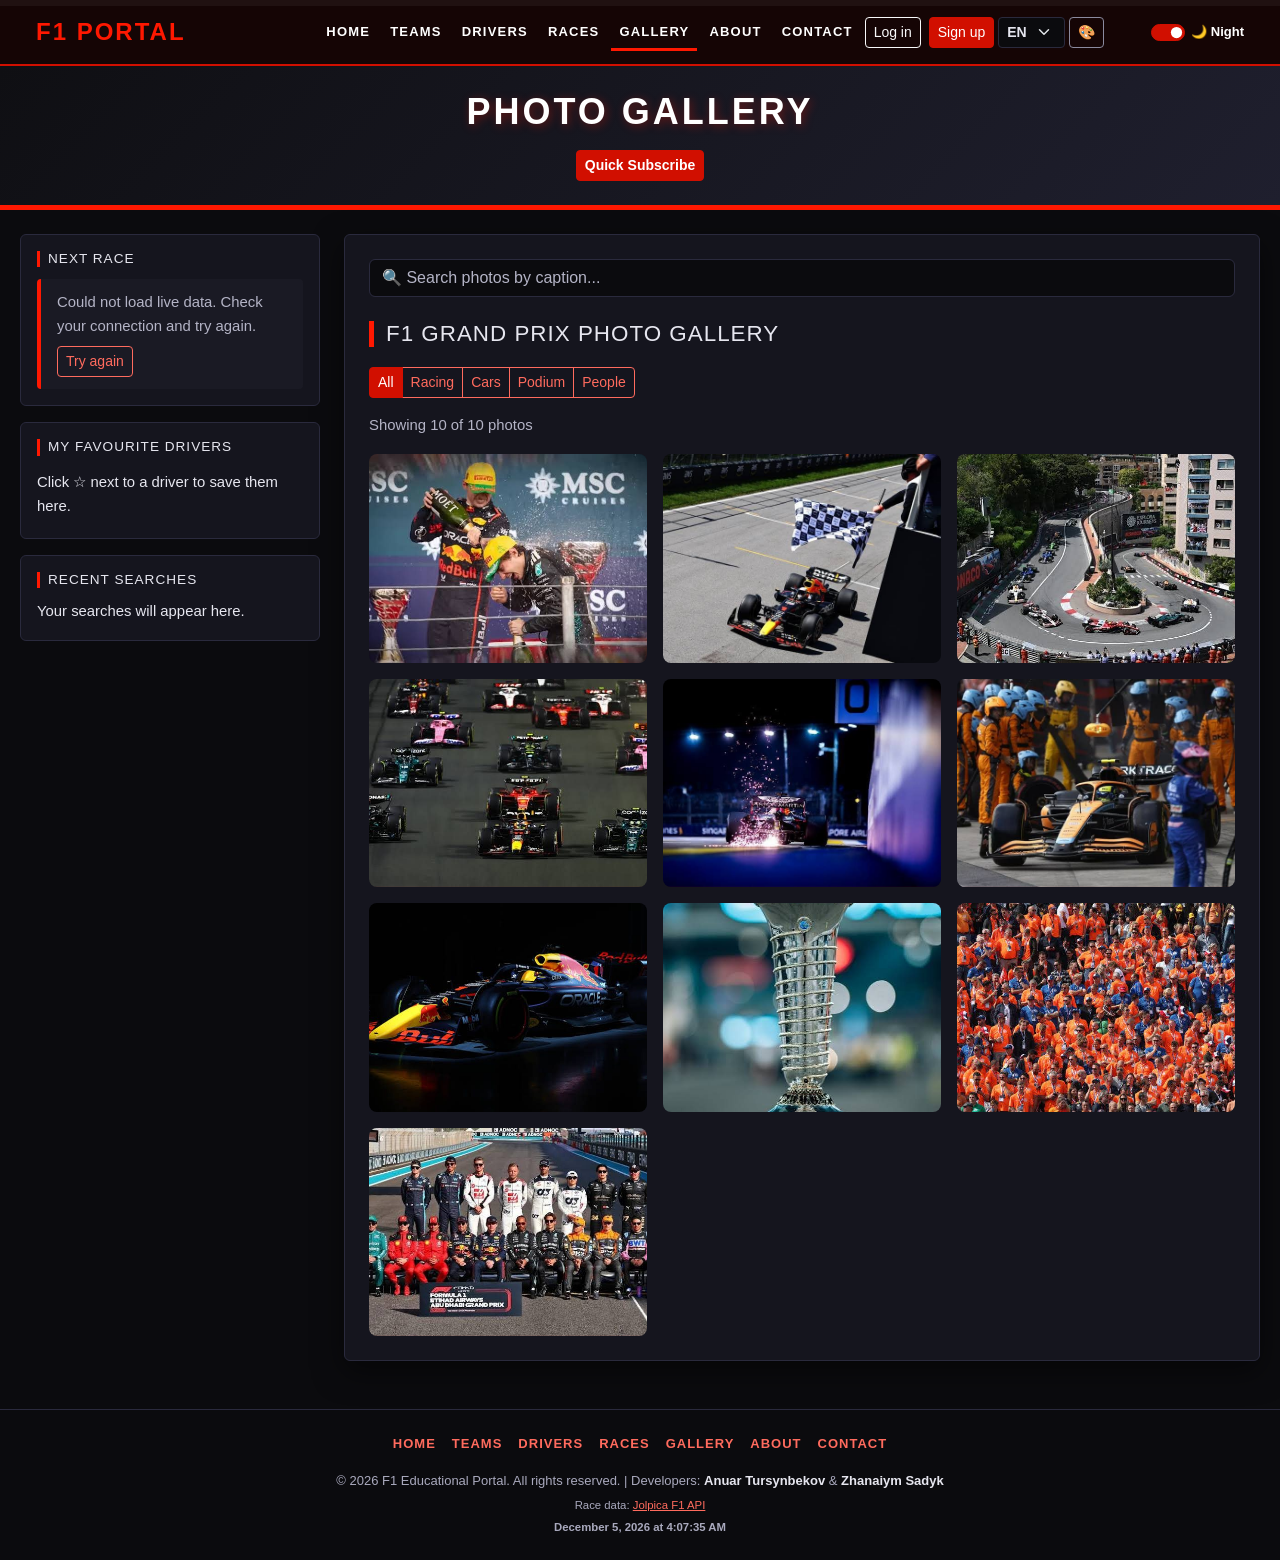
<file: gallery.html>
<!DOCTYPE html>
<html lang="en" data-bs-theme="dark">
<head>
    <meta charset="UTF-8">
    <meta name="viewport" content="width=device-width, initial-scale=1">
    <meta name="description" content="Formula 1 photo gallery with category filters and a full-screen viewer.">
    <title>Formula 1 | Gallery</title>
    <!-- Credits: F1 Educational Portal | Developers: Anuar Tursynbekov & Zhanaiym Sadyk | Astana IT University | 2026 -->
    <link rel="icon" href="data:image/svg+xml,%3Csvg xmlns='http://www.w3.org/2000/svg' viewBox='0 0 64 64'%3E%3Crect width='64' height='64' rx='12' fill='%23ff1801'/%3E%3Cpath d='M14 46V18h24v7H22v4h14v7H22v10z' fill='white'/%3E%3C/svg%3E">
    <script>
        /* Apply the saved theme before first paint so the page never flashes the wrong colours. */
        (function () {
            try {
                document.documentElement.setAttribute("data-bs-theme", localStorage.getItem("f1-theme") === "light" ? "light" : "dark");
            } catch (e) { /* storage blocked: keep the default dark theme */ }
        })();
    </script>
    <link href="https://cdn.jsdelivr.net/npm/bootstrap@5.3.3/dist/css/bootstrap.min.css" rel="stylesheet">
    <link rel="stylesheet" href="css/style.css">

    <!-- jQuery (CDN) first; our scripts are deferred so the DOM is parsed before they run -->
    <script src="https://code.jquery.com/jquery-3.7.1.min.js"></script>
    <script src="js/i18n.js" defer></script>
    <script src="js/script.js" defer></script>
    <script src="js/auth.js" defer></script>
    <script src="js/api.js" defer></script>
</head>
<body data-page="gallery">

<a class="skip-link visually-hidden-focusable" href="#content" data-i18n="a11y.skip">Skip to main content</a>

<!-- Scroll progress bar -->
<div id="scroll-progress-container" aria-hidden="true">
    <div id="scroll-progress"></div>
</div>

<!-- Toast notifications -->
<div id="toast-container" class="toast-container position-fixed bottom-0 end-0 p-3" role="status" aria-live="polite"></div>

<header id="site-header">
    <!-- Bootstrap navbar: collapses into a hamburger menu below the xl breakpoint -->
    <nav id="main-nav" class="navbar navbar-expand-xl navbar-dark bg-dark px-3 px-md-4 border-bottom border-2 border-danger" data-bs-theme="dark" aria-label="Main navigation">
        <div class="container-fluid">
            <a class="logo navbar-brand" href="index.html">F1 PORTAL</a>
            <button class="navbar-toggler" type="button" data-bs-toggle="collapse" data-bs-target="#navbarNav" aria-controls="navbarNav" aria-expanded="false" aria-label="Toggle navigation">
                <span class="navbar-toggler-icon"></span>
            </button>
            <div class="collapse navbar-collapse" id="navbarNav">
                <ul class="navbar-nav nav-menu ms-auto align-items-xl-center gap-xl-1">
                    <li class="nav-item"><a class="nav-link" href="index.html" data-i18n="nav.home">Home</a></li>
                    <li class="nav-item"><a class="nav-link" href="teams.html" data-i18n="nav.teams">Teams</a></li>
                    <li class="nav-item"><a class="nav-link" href="drivers.html" data-i18n="nav.drivers">Drivers</a></li>
                    <li class="nav-item"><a class="nav-link" href="races.html" data-i18n="nav.races">Races</a></li>
                    <li class="nav-item"><a class="nav-link active" href="gallery.html" aria-current="page" data-i18n="nav.gallery">Gallery</a></li>
                    <li class="nav-item"><a class="nav-link" href="about.html" data-i18n="nav.about">About</a></li>
                    <li class="nav-item"><a class="nav-link" href="contact.html" data-i18n="nav.contact">Contact</a></li>
                    <li class="nav-item nav-auth" id="nav-auth">
                        <a class="btn btn-outline-light btn-sm" href="login.html" data-i18n="nav.login">Log in</a>
                        <a class="btn btn-danger btn-sm" href="signup.html" data-i18n="nav.signup">Sign up</a>
                    </li>
                    <li class="nav-item">
                        <label for="lang-select" class="visually-hidden">Language</label>
                        <select id="lang-select" class="form-select form-select-sm lang-select">
                            <option value="en">EN</option>
                            <option value="ru">RU</option>
                            <option value="kk">KZ</option>
                        </select>
                    </li>
                    <li class="nav-item">
                        <button id="bg-color-btn" type="button" class="btn btn-outline-secondary btn-sm btn-spin" title="Change background colour" data-i18n-title="bg.title" aria-label="Change background colour" data-i18n-aria="bg.title">🎨</button>
                    </li>
                    <li class="nav-item">
                        <div class="form-check form-switch theme-switch mb-0">
                            <input class="form-check-input" type="checkbox" role="switch" id="theme-switch" aria-label="Dark mode" data-i18n-aria="theme.aria">
                            <label class="form-check-label" for="theme-switch"><span id="theme-icon" aria-hidden="true">🌙</span> <span id="theme-text">Night</span></label>
                        </div>
                    </li>
                </ul>
            </div>
        </div>
    </nav>
</header>

<!-- CSS Grid page layout: header / sidebar / main / footer (see .page-grid in style.css) -->
<div class="page-grid">

    <header id="main-header" class="text-center py-4 px-3">
        <h1 class="highlightable" data-i18n="gallery.hero">Photo Gallery</h1>
        <div class="mt-3">
            <button id="open-popup-btn" type="button" class="btn btn-danger btn-sm fw-bold btn-pulse" data-i18n="btn.subscribe">Quick Subscribe</button>
        </div>
    </header>

    <aside id="sidebar" class="sidebar px-3 ps-lg-0 pe-lg-0" aria-label="Sidebar">
        <section class="side-card p-3 mb-3 rounded border">
            <h2 class="side-title" data-i18n="side.next">Next Race</h2>
            <div id="next-race" class="api-box small" aria-live="polite"></div>
        </section>
        <section class="side-card p-3 mb-3 rounded border">
            <h2 class="side-title" data-i18n="side.fav">My Favourite Drivers</h2>
            <ul id="fav-list" class="list-unstyled mb-0"></ul>
        </section>
        <section class="side-card p-3 mb-3 rounded border">
            <h2 class="side-title" data-i18n="side.recent">Recent Searches</h2>
            <div id="recent-searches" class="d-flex flex-wrap gap-2"></div>
            <button id="clear-recent" type="button" class="btn btn-outline-secondary btn-sm mt-2" data-i18n="side.clear" hidden>Clear</button>
        </section>
    </aside>

    <main id="content" tabindex="-1" class="p-3 p-md-4 px-sm-3">
    <section class="mb-4" aria-label="Search">
        <div class="position-relative">
            <label for="global-search-input" class="visually-hidden">Search</label>
            <input type="text" id="global-search-input" class="form-control" placeholder="🔍 Search photos by caption..." data-i18n-placeholder="search.gallery" autocomplete="off">
            <ul id="autocomplete-list" class="dropdown-menu w-100"></ul>
        </div>
        <p id="no-results" class="text-center fw-bold mt-3 mb-0" hidden></p>
    </section>

    <section>
        <h2 data-i18n="gallery.grid">F1 Grand Prix Photo Gallery</h2>
        <!-- Category filter: the choice is saved in localStorage -->
        <div class="btn-group flex-wrap mb-3" role="group" aria-label="Photo category filter">
            <button type="button" class="btn btn-outline-danger btn-sm gallery-filter active" data-category="all" data-i18n="gal.all" aria-pressed="true">All</button>
            <button type="button" class="btn btn-outline-danger btn-sm gallery-filter" data-category="racing" data-i18n="gal.racing" aria-pressed="false">Racing</button>
            <button type="button" class="btn btn-outline-danger btn-sm gallery-filter" data-category="cars" data-i18n="gal.cars" aria-pressed="false">Cars</button>
            <button type="button" class="btn btn-outline-danger btn-sm gallery-filter" data-category="podium" data-i18n="gal.podium" aria-pressed="false">Podium</button>
            <button type="button" class="btn btn-outline-danger btn-sm gallery-filter" data-category="people" data-i18n="gal.people" aria-pressed="false">People</button>
        </div>
        <p id="gallery-count" class="small" aria-live="polite"></p>
        <!-- CSS Grid gallery: equal-width columns, consistent gaps, hover caption overlay -->
        <div class="gallery-container">
            <figure class="gallery-item searchable-item" data-category="podium">
                <img src="[data-uri]" data-src="images/podium-champagne.jpg" width="738" height="414" class="lazy-load  zoomable" alt="Drivers spraying champagne on the podium" data-gallery="gallery" data-full="images/podium-champagne.jpg" tabindex="0" role="button" data-caption-key="cap.podium">
                <figcaption class="caption" data-i18n="cap.podium">Podium celebration</figcaption>
            </figure>
            <figure class="gallery-item searchable-item" data-category="racing">
                <img src="[data-uri]" data-src="images/checkered-flag.jpg" width="678" height="452" class="lazy-load  zoomable" alt="Red Bull car taking the chequered flag" data-gallery="gallery" data-full="images/checkered-flag.jpg" tabindex="0" role="button" data-caption-key="cap.flag">
                <figcaption class="caption" data-i18n="cap.flag">Taking the chequered flag</figcaption>
            </figure>
            <figure class="gallery-item searchable-item" data-category="racing">
                <img src="[data-uri]" data-src="images/monaco.jpg" width="738" height="414" class="lazy-load  zoomable" alt="Cars through the hairpin at Monaco" data-gallery="gallery" data-full="images/monaco.jpg" tabindex="0" role="button" data-caption-key="cap.monaco">
                <figcaption class="caption" data-i18n="cap.monaco">Monaco Street Circuit</figcaption>
            </figure>
            <figure class="gallery-item searchable-item" data-category="racing">
                <img src="[data-uri]" data-src="images/race-start.jpg" width="738" height="414" class="lazy-load  zoomable" alt="Cars launching at the start of a Grand Prix" data-gallery="gallery" data-full="images/race-start.jpg" tabindex="0" role="button" data-caption-key="cap.start">
                <figcaption class="caption" data-i18n="cap.start">Lights out: the Grand Prix start</figcaption>
            </figure>
            <figure class="gallery-item searchable-item" data-category="cars">
                <img src="[data-uri]" data-src="images/night-sparks.jpg" width="675" height="453" class="lazy-load  zoomable" alt="Car throwing sparks at a night race" data-gallery="gallery" data-full="images/night-sparks.jpg" tabindex="0" role="button" data-caption-key="cap.night2">
                <figcaption class="caption" data-i18n="cap.night2">Sparks after dark</figcaption>
            </figure>
            <figure class="gallery-item searchable-item" data-category="cars">
                <img src="[data-uri]" data-src="images/mclaren-pitstop.jpg" width="678" height="452" class="lazy-load  zoomable" alt="McLaren in the pit lane with mechanics waiting" data-gallery="gallery" data-full="images/mclaren-pitstop.jpg" tabindex="0" role="button" data-caption-key="cap.pit">
                <figcaption class="caption" data-i18n="cap.pit">Pit lane: every tenth counts</figcaption>
            </figure>
            <figure class="gallery-item searchable-item" data-category="cars">
                <img src="[data-uri]" data-src="images/red-bull-rb18.jpg" width="738" height="414" class="lazy-load  zoomable" alt="Red Bull Racing car in a dark studio" data-gallery="gallery" data-full="images/red-bull-rb18.jpg" tabindex="0" role="button" data-caption-key="cap.rbcar">
                <figcaption class="caption" data-i18n="cap.rbcar">Red Bull Racing: studio reveal</figcaption>
            </figure>
            <figure class="gallery-item searchable-item" data-category="podium">
                <img src="[data-uri]" data-src="images/trophy.jpg" width="494" height="619" class="lazy-load  zoomable" alt="The Formula 1 World Championship trophy on a plinth" data-gallery="gallery" data-full="images/trophy.jpg" tabindex="0" role="button" data-caption-key="cap.trophy">
                <figcaption class="caption" data-i18n="cap.trophy">The World Championship trophy</figcaption>
            </figure>
            <figure class="gallery-item searchable-item" data-category="people">
                <img src="[data-uri]" data-src="images/fans-grandstand.jpg" width="624" height="350" class="lazy-load  zoomable" alt="Grandstand full of fans in orange shirts" data-gallery="gallery" data-full="images/fans-grandstand.jpg" tabindex="0" role="button" data-caption-key="cap.fans2">
                <figcaption class="caption" data-i18n="cap.fans2">Fans in the grandstand</figcaption>
            </figure>
            <figure class="gallery-item searchable-item" data-category="people">
                <img src="[data-uri]" data-src="images/drivers-group-abu-dhabi.jpg" width="738" height="405" class="lazy-load  zoomable" alt="All drivers of the season posing together on the track" data-gallery="gallery" data-full="images/drivers-group-abu-dhabi.jpg" tabindex="0" role="button" data-caption-key="cap.grid2">
                <figcaption class="caption" data-i18n="cap.grid2">The whole grid together</figcaption>
            </figure>
        </div>
    </section>
    </main>

    <footer class="text-center py-4 px-3">
        <ul class="footer-links list-unstyled d-flex flex-wrap justify-content-center gap-3 mb-3">
            <li><a href="index.html" data-i18n="nav.home">Home</a></li>
            <li><a href="teams.html" data-i18n="nav.teams">Teams</a></li>
            <li><a href="drivers.html" data-i18n="nav.drivers">Drivers</a></li>
            <li><a href="races.html" data-i18n="nav.races">Races</a></li>
            <li><a href="gallery.html" data-i18n="nav.gallery">Gallery</a></li>
            <li><a href="about.html" data-i18n="nav.about">About</a></li>
            <li><a href="contact.html" data-i18n="nav.contact">Contact</a></li>
        </ul>
        <p class="mb-1">&copy; 2026 F1 Educational Portal. All rights reserved. | Developers: <strong>Anuar Tursynbekov</strong> &amp; <strong>Zhanaiym Sadyk</strong></p>
        <p class="small mb-1">Race data: <a href="https://github.com/jolpica/jolpica-f1" target="_blank" rel="noopener">Jolpica F1 API</a></p>
        <p id="live-clock" class="small mb-0 fw-bold"></p>
    </footer>
</div>

<!-- Popup subscription form (validated with JavaScript, not HTML attributes) -->
<div id="popup-modal" class="popup-overlay" aria-hidden="true">
    <div class="popup-content p-4" role="dialog" aria-modal="true" aria-labelledby="popup-title">
        <button id="close-popup-btn" type="button" class="close-btn" aria-label="Close">&times;</button>
        <h2 id="popup-title" class="h4 accent-text mb-3" data-i18n="popup.title">Join F1 Newsletter</h2>
        <p data-i18n="popup.text">Get the latest racing updates directly to your inbox.</p>
        <form id="subscribe-form" novalidate>
            <div class="form-field mb-3">
                <label for="subscribe-email" class="visually-hidden">Email address</label>
                <input type="text" inputmode="email" id="subscribe-email" class="form-control" data-validate="email" placeholder="Enter your email address" data-i18n-placeholder="popup.placeholder" autocomplete="email">
                <div class="field-error" role="alert"></div>
            </div>
            <button type="submit" class="btn btn-danger w-100 fw-bold" data-i18n="popup.btn">Subscribe Now</button>
        </form>
    </div>
</div>

<!-- Image lightbox -->
<div id="lightbox" class="lightbox" aria-hidden="true" role="dialog" aria-modal="true" aria-label="Photo viewer">
    <button type="button" class="lb-btn lb-close" aria-label="Close">&times;</button>
    <button type="button" class="lb-btn lb-prev" aria-label="Previous photo">&#10094;</button>
    <figure class="lb-figure">
        <img id="lb-img" alt="">
        <figcaption id="lb-caption"></figcaption>
    </figure>
    <button type="button" class="lb-btn lb-next" aria-label="Next photo">&#10095;</button>
</div>

<script src="https://cdn.jsdelivr.net/npm/bootstrap@5.3.3/dist/js/bootstrap.bundle.min.js"></script>
</body>
</html>
</file>
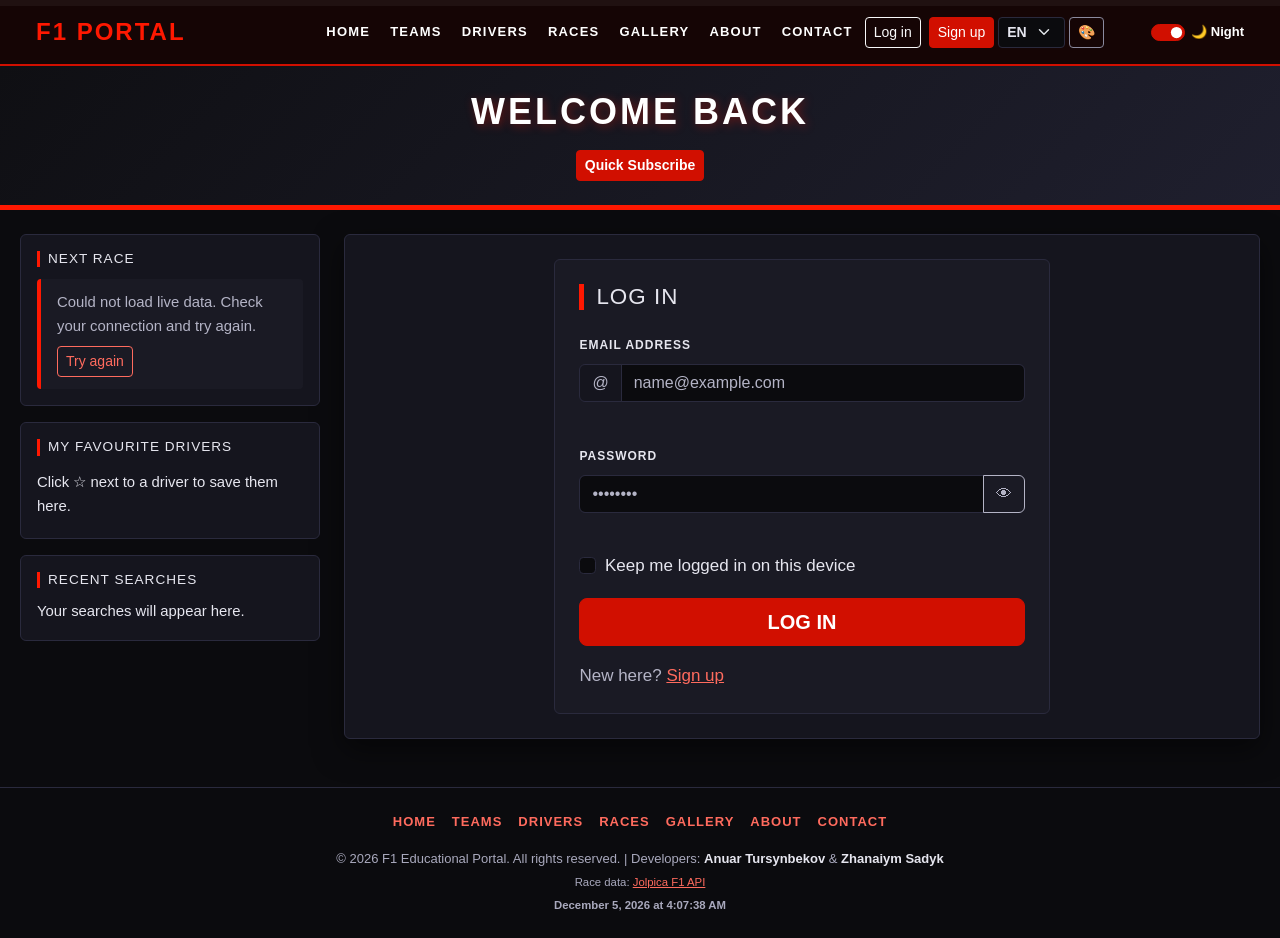
<file: login.html>
<!DOCTYPE html>
<html lang="en" data-bs-theme="dark">
<head>
    <meta charset="UTF-8">
    <meta name="viewport" content="width=device-width, initial-scale=1">
    <meta name="description" content="Log in to your F1 Portal account.">
    <title>Formula 1 | Log In</title>
    <!-- Credits: F1 Educational Portal | Developers: Anuar Tursynbekov & Zhanaiym Sadyk | Astana IT University | 2026 -->
    <link rel="icon" href="data:image/svg+xml,%3Csvg xmlns='http://www.w3.org/2000/svg' viewBox='0 0 64 64'%3E%3Crect width='64' height='64' rx='12' fill='%23ff1801'/%3E%3Cpath d='M14 46V18h24v7H22v4h14v7H22v10z' fill='white'/%3E%3C/svg%3E">
    <script>
        /* Apply the saved theme before first paint so the page never flashes the wrong colours. */
        (function () {
            try {
                document.documentElement.setAttribute("data-bs-theme", localStorage.getItem("f1-theme") === "light" ? "light" : "dark");
            } catch (e) { /* storage blocked: keep the default dark theme */ }
        })();
    </script>
    <link href="https://cdn.jsdelivr.net/npm/bootstrap@5.3.3/dist/css/bootstrap.min.css" rel="stylesheet">
    <link rel="stylesheet" href="css/style.css">

    <!-- jQuery (CDN) first; our scripts are deferred so the DOM is parsed before they run -->
    <script src="https://code.jquery.com/jquery-3.7.1.min.js"></script>
    <script src="js/i18n.js" defer></script>
    <script src="js/script.js" defer></script>
    <script src="js/auth.js" defer></script>
    <script src="js/api.js" defer></script>
</head>
<body data-page="login">

<a class="skip-link visually-hidden-focusable" href="#content" data-i18n="a11y.skip">Skip to main content</a>

<!-- Scroll progress bar -->
<div id="scroll-progress-container" aria-hidden="true">
    <div id="scroll-progress"></div>
</div>

<!-- Toast notifications -->
<div id="toast-container" class="toast-container position-fixed bottom-0 end-0 p-3" role="status" aria-live="polite"></div>

<header id="site-header">
    <!-- Bootstrap navbar: collapses into a hamburger menu below the xl breakpoint -->
    <nav id="main-nav" class="navbar navbar-expand-xl navbar-dark bg-dark px-3 px-md-4 border-bottom border-2 border-danger" data-bs-theme="dark" aria-label="Main navigation">
        <div class="container-fluid">
            <a class="logo navbar-brand" href="index.html">F1 PORTAL</a>
            <button class="navbar-toggler" type="button" data-bs-toggle="collapse" data-bs-target="#navbarNav" aria-controls="navbarNav" aria-expanded="false" aria-label="Toggle navigation">
                <span class="navbar-toggler-icon"></span>
            </button>
            <div class="collapse navbar-collapse" id="navbarNav">
                <ul class="navbar-nav nav-menu ms-auto align-items-xl-center gap-xl-1">
                    <li class="nav-item"><a class="nav-link" href="index.html" data-i18n="nav.home">Home</a></li>
                    <li class="nav-item"><a class="nav-link" href="teams.html" data-i18n="nav.teams">Teams</a></li>
                    <li class="nav-item"><a class="nav-link" href="drivers.html" data-i18n="nav.drivers">Drivers</a></li>
                    <li class="nav-item"><a class="nav-link" href="races.html" data-i18n="nav.races">Races</a></li>
                    <li class="nav-item"><a class="nav-link" href="gallery.html" data-i18n="nav.gallery">Gallery</a></li>
                    <li class="nav-item"><a class="nav-link" href="about.html" data-i18n="nav.about">About</a></li>
                    <li class="nav-item"><a class="nav-link" href="contact.html" data-i18n="nav.contact">Contact</a></li>
                    <li class="nav-item nav-auth" id="nav-auth">
                        <a class="btn btn-outline-light btn-sm" href="login.html" data-i18n="nav.login">Log in</a>
                        <a class="btn btn-danger btn-sm" href="signup.html" data-i18n="nav.signup">Sign up</a>
                    </li>
                    <li class="nav-item">
                        <label for="lang-select" class="visually-hidden">Language</label>
                        <select id="lang-select" class="form-select form-select-sm lang-select">
                            <option value="en">EN</option>
                            <option value="ru">RU</option>
                            <option value="kk">KZ</option>
                        </select>
                    </li>
                    <li class="nav-item">
                        <button id="bg-color-btn" type="button" class="btn btn-outline-secondary btn-sm btn-spin" title="Change background colour" data-i18n-title="bg.title" aria-label="Change background colour" data-i18n-aria="bg.title">🎨</button>
                    </li>
                    <li class="nav-item">
                        <div class="form-check form-switch theme-switch mb-0">
                            <input class="form-check-input" type="checkbox" role="switch" id="theme-switch" aria-label="Dark mode" data-i18n-aria="theme.aria">
                            <label class="form-check-label" for="theme-switch"><span id="theme-icon" aria-hidden="true">🌙</span> <span id="theme-text">Night</span></label>
                        </div>
                    </li>
                </ul>
            </div>
        </div>
    </nav>
</header>

<!-- CSS Grid page layout: header / sidebar / main / footer (see .page-grid in style.css) -->
<div class="page-grid">

    <header id="main-header" class="text-center py-4 px-3">
        <h1 class="highlightable" data-i18n="login.title">Welcome Back</h1>
        <div class="mt-3">
            <button id="open-popup-btn" type="button" class="btn btn-danger btn-sm fw-bold btn-pulse" data-i18n="btn.subscribe">Quick Subscribe</button>
        </div>
    </header>

    <aside id="sidebar" class="sidebar px-3 ps-lg-0 pe-lg-0" aria-label="Sidebar">
        <section class="side-card p-3 mb-3 rounded border">
            <h2 class="side-title" data-i18n="side.next">Next Race</h2>
            <div id="next-race" class="api-box small" aria-live="polite"></div>
        </section>
        <section class="side-card p-3 mb-3 rounded border">
            <h2 class="side-title" data-i18n="side.fav">My Favourite Drivers</h2>
            <ul id="fav-list" class="list-unstyled mb-0"></ul>
        </section>
        <section class="side-card p-3 mb-3 rounded border">
            <h2 class="side-title" data-i18n="side.recent">Recent Searches</h2>
            <div id="recent-searches" class="d-flex flex-wrap gap-2"></div>
            <button id="clear-recent" type="button" class="btn btn-outline-secondary btn-sm mt-2" data-i18n="side.clear" hidden>Clear</button>
        </section>
    </aside>

    <main id="content" tabindex="-1" class="p-3 p-md-4 px-sm-3">
    <div class="row justify-content-center"><div class="col-12 col-md-10 col-lg-8 col-xl-7">
        <section class="p-3 p-md-4 rounded border stat-panel">
            <h2 data-i18n="login.title2">Log In</h2>
            <div id="login-notice" class="alert alert-success" role="status" hidden></div>
            <form id="login-form" class="row g-3" novalidate>
        <div class="col-12 form-field">
            <label class="form-label" for="li-email" data-i18n="form.email">Email Address</label>
            <div class="input-group"><span class="input-group-text" aria-hidden="true">@</span><input type="text" inputmode="email" id="li-email" class="form-control" data-validate="email" placeholder="name@example.com" autocomplete="email" aria-required="true"></div>
            <div class="field-error" role="alert"></div>
        </div>
        <div class="col-12 form-field">
            <label class="form-label" for="li-password" data-i18n="form.password">Password</label>
            <div class="input-group">
                <input type="password" id="li-password" class="form-control" data-validate="password" autocomplete="current-password" placeholder="••••••••" aria-required="true">
                <button class="btn btn-outline-secondary toggle-password" type="button" data-target="#li-password" aria-label="Show password" data-i18n-aria="form.showPw">👁</button>
            </div>
            <div class="field-error" role="alert"></div>

        </div>
                <div class="col-12">
                    <div class="form-check">
                        <input class="form-check-input" type="checkbox" id="li-remember">
                        <label class="form-check-label" for="li-remember" data-i18n="login.remember">Keep me logged in on this device</label>
                    </div>
                </div>
                <div class="col-12">
                    <button type="submit" class="btn btn-danger btn-lg w-100 fw-bold text-uppercase" data-i18n="login.btn">Log In</button>
                    <div id="login-status" class="alert mt-3 mb-0" role="alert" hidden></div>
                </div>
            </form>
            <p class="mt-3 mb-0"><span data-i18n="login.new">New here?</span> <a href="signup.html" data-i18n="nav.signup">Sign up</a></p>
        </section>
    </div></div>
    </main>

    <footer class="text-center py-4 px-3">
        <ul class="footer-links list-unstyled d-flex flex-wrap justify-content-center gap-3 mb-3">
            <li><a href="index.html" data-i18n="nav.home">Home</a></li>
            <li><a href="teams.html" data-i18n="nav.teams">Teams</a></li>
            <li><a href="drivers.html" data-i18n="nav.drivers">Drivers</a></li>
            <li><a href="races.html" data-i18n="nav.races">Races</a></li>
            <li><a href="gallery.html" data-i18n="nav.gallery">Gallery</a></li>
            <li><a href="about.html" data-i18n="nav.about">About</a></li>
            <li><a href="contact.html" data-i18n="nav.contact">Contact</a></li>
        </ul>
        <p class="mb-1">&copy; 2026 F1 Educational Portal. All rights reserved. | Developers: <strong>Anuar Tursynbekov</strong> &amp; <strong>Zhanaiym Sadyk</strong></p>
        <p class="small mb-1">Race data: <a href="https://github.com/jolpica/jolpica-f1" target="_blank" rel="noopener">Jolpica F1 API</a></p>
        <p id="live-clock" class="small mb-0 fw-bold"></p>
    </footer>
</div>

<!-- Popup subscription form (validated with JavaScript, not HTML attributes) -->
<div id="popup-modal" class="popup-overlay" aria-hidden="true">
    <div class="popup-content p-4" role="dialog" aria-modal="true" aria-labelledby="popup-title">
        <button id="close-popup-btn" type="button" class="close-btn" aria-label="Close">&times;</button>
        <h2 id="popup-title" class="h4 accent-text mb-3" data-i18n="popup.title">Join F1 Newsletter</h2>
        <p data-i18n="popup.text">Get the latest racing updates directly to your inbox.</p>
        <form id="subscribe-form" novalidate>
            <div class="form-field mb-3">
                <label for="subscribe-email" class="visually-hidden">Email address</label>
                <input type="text" inputmode="email" id="subscribe-email" class="form-control" data-validate="email" placeholder="Enter your email address" data-i18n-placeholder="popup.placeholder" autocomplete="email">
                <div class="field-error" role="alert"></div>
            </div>
            <button type="submit" class="btn btn-danger w-100 fw-bold" data-i18n="popup.btn">Subscribe Now</button>
        </form>
    </div>
</div>

<!-- Image lightbox -->
<div id="lightbox" class="lightbox" aria-hidden="true" role="dialog" aria-modal="true" aria-label="Photo viewer">
    <button type="button" class="lb-btn lb-close" aria-label="Close">&times;</button>
    <button type="button" class="lb-btn lb-prev" aria-label="Previous photo">&#10094;</button>
    <figure class="lb-figure">
        <img id="lb-img" alt="">
        <figcaption id="lb-caption"></figcaption>
    </figure>
    <button type="button" class="lb-btn lb-next" aria-label="Next photo">&#10095;</button>
</div>

<script src="https://cdn.jsdelivr.net/npm/bootstrap@5.3.3/dist/js/bootstrap.bundle.min.js"></script>
</body>
</html>
</file>
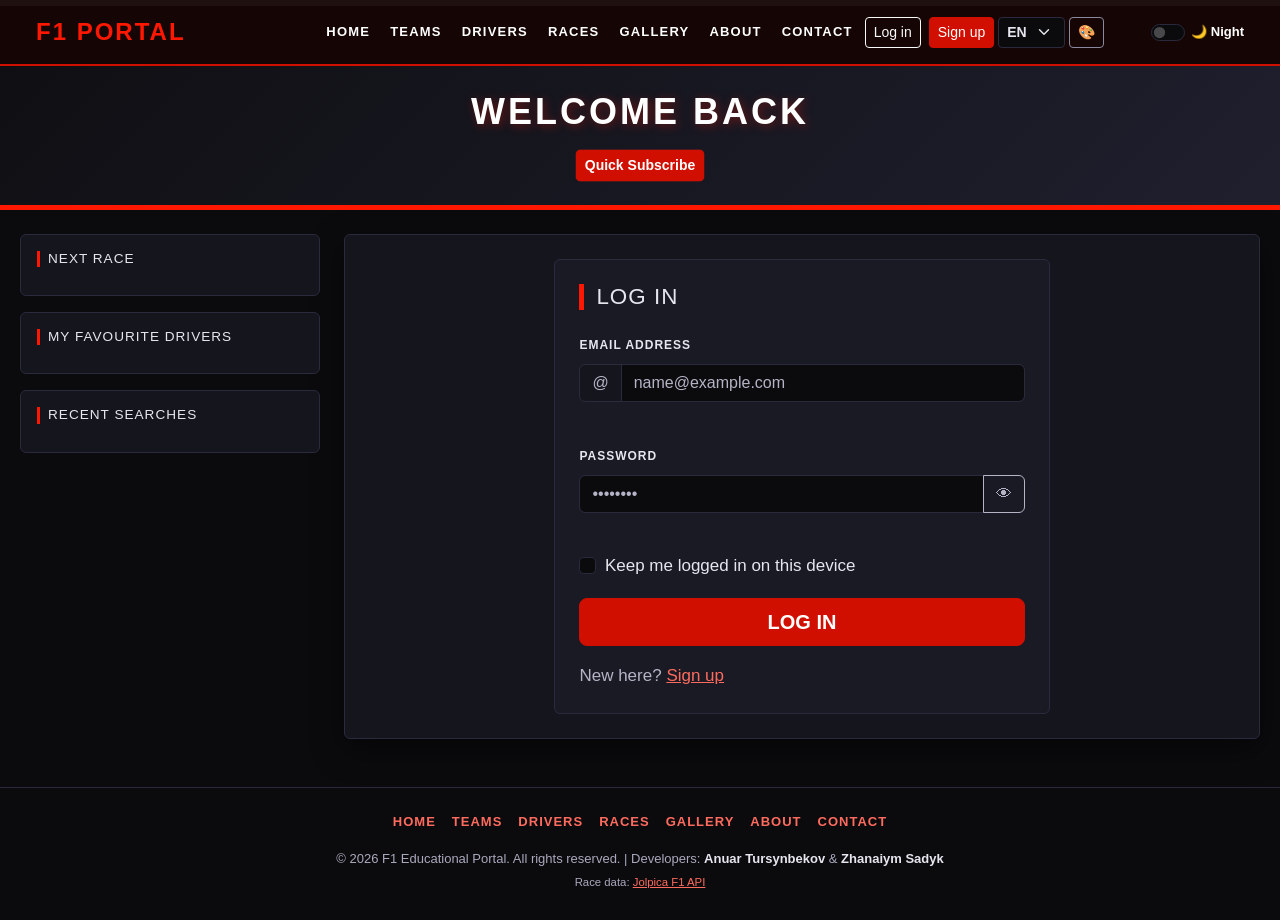
<file: profile.html>
<!DOCTYPE html>
<html lang="en" data-bs-theme="dark">
<head>
    <meta charset="UTF-8">
    <meta name="viewport" content="width=device-width, initial-scale=1">
    <meta name="description" content="Your F1 Portal profile.">
    <title>Formula 1 | Profile</title>
    <!-- Credits: F1 Educational Portal | Developers: Anuar Tursynbekov & Zhanaiym Sadyk | Astana IT University | 2026 -->
    <link rel="icon" href="data:image/svg+xml,%3Csvg xmlns='http://www.w3.org/2000/svg' viewBox='0 0 64 64'%3E%3Crect width='64' height='64' rx='12' fill='%23ff1801'/%3E%3Cpath d='M14 46V18h24v7H22v4h14v7H22v10z' fill='white'/%3E%3C/svg%3E">
    <script>
        /* Apply the saved theme before first paint so the page never flashes the wrong colours. */
        (function () {
            try {
                document.documentElement.setAttribute("data-bs-theme", localStorage.getItem("f1-theme") === "light" ? "light" : "dark");
            } catch (e) { /* storage blocked: keep the default dark theme */ }
        })();
    </script>
    <link href="https://cdn.jsdelivr.net/npm/bootstrap@5.3.3/dist/css/bootstrap.min.css" rel="stylesheet">
    <link rel="stylesheet" href="css/style.css">

    <!-- jQuery (CDN) first; our scripts are deferred so the DOM is parsed before they run -->
    <script src="https://code.jquery.com/jquery-3.7.1.min.js"></script>
    <script src="js/i18n.js" defer></script>
    <script src="js/script.js" defer></script>
    <script src="js/auth.js" defer></script>
    <script src="js/api.js" defer></script>
</head>
<body data-page="profile">

<a class="skip-link visually-hidden-focusable" href="#content" data-i18n="a11y.skip">Skip to main content</a>

<!-- Scroll progress bar -->
<div id="scroll-progress-container" aria-hidden="true">
    <div id="scroll-progress"></div>
</div>

<!-- Toast notifications -->
<div id="toast-container" class="toast-container position-fixed bottom-0 end-0 p-3" role="status" aria-live="polite"></div>

<header id="site-header">
    <!-- Bootstrap navbar: collapses into a hamburger menu below the xl breakpoint -->
    <nav id="main-nav" class="navbar navbar-expand-xl navbar-dark bg-dark px-3 px-md-4 border-bottom border-2 border-danger" data-bs-theme="dark" aria-label="Main navigation">
        <div class="container-fluid">
            <a class="logo navbar-brand" href="index.html">F1 PORTAL</a>
            <button class="navbar-toggler" type="button" data-bs-toggle="collapse" data-bs-target="#navbarNav" aria-controls="navbarNav" aria-expanded="false" aria-label="Toggle navigation">
                <span class="navbar-toggler-icon"></span>
            </button>
            <div class="collapse navbar-collapse" id="navbarNav">
                <ul class="navbar-nav nav-menu ms-auto align-items-xl-center gap-xl-1">
                    <li class="nav-item"><a class="nav-link" href="index.html" data-i18n="nav.home">Home</a></li>
                    <li class="nav-item"><a class="nav-link" href="teams.html" data-i18n="nav.teams">Teams</a></li>
                    <li class="nav-item"><a class="nav-link" href="drivers.html" data-i18n="nav.drivers">Drivers</a></li>
                    <li class="nav-item"><a class="nav-link" href="races.html" data-i18n="nav.races">Races</a></li>
                    <li class="nav-item"><a class="nav-link" href="gallery.html" data-i18n="nav.gallery">Gallery</a></li>
                    <li class="nav-item"><a class="nav-link" href="about.html" data-i18n="nav.about">About</a></li>
                    <li class="nav-item"><a class="nav-link" href="contact.html" data-i18n="nav.contact">Contact</a></li>
                    <li class="nav-item nav-auth" id="nav-auth">
                        <a class="btn btn-outline-light btn-sm" href="login.html" data-i18n="nav.login">Log in</a>
                        <a class="btn btn-danger btn-sm" href="signup.html" data-i18n="nav.signup">Sign up</a>
                    </li>
                    <li class="nav-item">
                        <label for="lang-select" class="visually-hidden">Language</label>
                        <select id="lang-select" class="form-select form-select-sm lang-select">
                            <option value="en">EN</option>
                            <option value="ru">RU</option>
                            <option value="kk">KZ</option>
                        </select>
                    </li>
                    <li class="nav-item">
                        <button id="bg-color-btn" type="button" class="btn btn-outline-secondary btn-sm btn-spin" title="Change background colour" data-i18n-title="bg.title" aria-label="Change background colour" data-i18n-aria="bg.title">🎨</button>
                    </li>
                    <li class="nav-item">
                        <div class="form-check form-switch theme-switch mb-0">
                            <input class="form-check-input" type="checkbox" role="switch" id="theme-switch" aria-label="Dark mode" data-i18n-aria="theme.aria">
                            <label class="form-check-label" for="theme-switch"><span id="theme-icon" aria-hidden="true">🌙</span> <span id="theme-text">Night</span></label>
                        </div>
                    </li>
                </ul>
            </div>
        </div>
    </nav>
</header>

<!-- CSS Grid page layout: header / sidebar / main / footer (see .page-grid in style.css) -->
<div class="page-grid">

    <header id="main-header" class="text-center py-4 px-3">
        <h1 class="highlightable" data-i18n="profile.title">My Profile</h1>
        <div class="mt-3">
            <button id="open-popup-btn" type="button" class="btn btn-danger btn-sm fw-bold btn-pulse" data-i18n="btn.subscribe">Quick Subscribe</button>
        </div>
    </header>

    <aside id="sidebar" class="sidebar px-3 ps-lg-0 pe-lg-0" aria-label="Sidebar">
        <section class="side-card p-3 mb-3 rounded border">
            <h2 class="side-title" data-i18n="side.next">Next Race</h2>
            <div id="next-race" class="api-box small" aria-live="polite"></div>
        </section>
        <section class="side-card p-3 mb-3 rounded border">
            <h2 class="side-title" data-i18n="side.fav">My Favourite Drivers</h2>
            <ul id="fav-list" class="list-unstyled mb-0"></ul>
        </section>
        <section class="side-card p-3 mb-3 rounded border">
            <h2 class="side-title" data-i18n="side.recent">Recent Searches</h2>
            <div id="recent-searches" class="d-flex flex-wrap gap-2"></div>
            <button id="clear-recent" type="button" class="btn btn-outline-secondary btn-sm mt-2" data-i18n="side.clear" hidden>Clear</button>
        </section>
    </aside>

    <main id="content" tabindex="-1" class="p-3 p-md-4 px-sm-3">
    <div class="row justify-content-center"><div class="col-12 col-md-10 col-lg-8 col-xl-7">
        <section id="profile-card" class="p-3 p-md-4 rounded border stat-panel" hidden>
            <div class="d-flex flex-column flex-sm-row align-items-center gap-3 mb-4">
                <div class="avatar avatar-lg" id="profile-avatar" aria-hidden="true">?</div>
                <div class="text-center text-sm-start">
                    <h2 class="border-0 ps-0 mb-1" id="profile-name">&nbsp;</h2>
                    <p class="mb-0" id="profile-since"></p>
                </div>
                <button id="logout-btn" type="button" class="btn btn-outline-danger ms-sm-auto" data-i18n="nav.logout">Log out</button>
            </div>

            <h3 class="fs-5 accent-text" data-i18n="profile.details">Your details</h3>
            <dl class="row profile-details mb-4">
                <dt class="col-sm-4" data-i18n="form.name">Your Name</dt><dd class="col-sm-8" id="pd-name"></dd>
                <dt class="col-sm-4" data-i18n="form.email">Email Address</dt><dd class="col-sm-8" id="pd-email"></dd>
                <dt class="col-sm-4" data-i18n="form.phone">Phone Number</dt><dd class="col-sm-8" id="pd-phone"></dd>
                <dt class="col-sm-4" data-i18n="profile.favs">Favourite drivers</dt><dd class="col-sm-8" id="pd-favs"></dd>
            </dl>

            <h3 class="fs-5 accent-text" data-i18n="profile.edit">Edit profile</h3>
            <form id="profile-form" class="row g-3 mb-4" novalidate>
                <div class="col-md-6 form-field">
                    <label class="form-label" for="pf-name" data-i18n="form.name">Your Name</label>
                    <input type="text" id="pf-name" class="form-control" data-validate="name" autocomplete="name">
                    <div class="field-error" role="alert"></div>
                </div>
                <div class="col-md-6 form-field">
                    <label class="form-label" for="pf-phone" data-i18n="form.phone">Phone Number</label>
                    <input type="text" inputmode="tel" id="pf-phone" class="form-control" data-validate="phone" autocomplete="tel">
                    <div class="field-error" role="alert"></div>
                </div>
                <div class="col-12">
                    <button type="submit" class="btn btn-danger fw-bold" data-i18n="profile.save">Save changes</button>
                </div>
            </form>

            <button id="delete-account-btn" type="button" class="btn btn-outline-secondary btn-sm" data-i18n="profile.delete">Delete my account</button>
        </section>
        <div id="profile-guard" class="alert alert-warning" role="status" hidden></div>
    </div></div>
    </main>

    <footer class="text-center py-4 px-3">
        <ul class="footer-links list-unstyled d-flex flex-wrap justify-content-center gap-3 mb-3">
            <li><a href="index.html" data-i18n="nav.home">Home</a></li>
            <li><a href="teams.html" data-i18n="nav.teams">Teams</a></li>
            <li><a href="drivers.html" data-i18n="nav.drivers">Drivers</a></li>
            <li><a href="races.html" data-i18n="nav.races">Races</a></li>
            <li><a href="gallery.html" data-i18n="nav.gallery">Gallery</a></li>
            <li><a href="about.html" data-i18n="nav.about">About</a></li>
            <li><a href="contact.html" data-i18n="nav.contact">Contact</a></li>
        </ul>
        <p class="mb-1">&copy; 2026 F1 Educational Portal. All rights reserved. | Developers: <strong>Anuar Tursynbekov</strong> &amp; <strong>Zhanaiym Sadyk</strong></p>
        <p class="small mb-1">Race data: <a href="https://github.com/jolpica/jolpica-f1" target="_blank" rel="noopener">Jolpica F1 API</a></p>
        <p id="live-clock" class="small mb-0 fw-bold"></p>
    </footer>
</div>

<!-- Popup subscription form (validated with JavaScript, not HTML attributes) -->
<div id="popup-modal" class="popup-overlay" aria-hidden="true">
    <div class="popup-content p-4" role="dialog" aria-modal="true" aria-labelledby="popup-title">
        <button id="close-popup-btn" type="button" class="close-btn" aria-label="Close">&times;</button>
        <h2 id="popup-title" class="h4 accent-text mb-3" data-i18n="popup.title">Join F1 Newsletter</h2>
        <p data-i18n="popup.text">Get the latest racing updates directly to your inbox.</p>
        <form id="subscribe-form" novalidate>
            <div class="form-field mb-3">
                <label for="subscribe-email" class="visually-hidden">Email address</label>
                <input type="text" inputmode="email" id="subscribe-email" class="form-control" data-validate="email" placeholder="Enter your email address" data-i18n-placeholder="popup.placeholder" autocomplete="email">
                <div class="field-error" role="alert"></div>
            </div>
            <button type="submit" class="btn btn-danger w-100 fw-bold" data-i18n="popup.btn">Subscribe Now</button>
        </form>
    </div>
</div>

<!-- Image lightbox -->
<div id="lightbox" class="lightbox" aria-hidden="true" role="dialog" aria-modal="true" aria-label="Photo viewer">
    <button type="button" class="lb-btn lb-close" aria-label="Close">&times;</button>
    <button type="button" class="lb-btn lb-prev" aria-label="Previous photo">&#10094;</button>
    <figure class="lb-figure">
        <img id="lb-img" alt="">
        <figcaption id="lb-caption"></figcaption>
    </figure>
    <button type="button" class="lb-btn lb-next" aria-label="Next photo">&#10095;</button>
</div>

<script src="https://cdn.jsdelivr.net/npm/bootstrap@5.3.3/dist/js/bootstrap.bundle.min.js"></script>
</body>
</html>
</file>
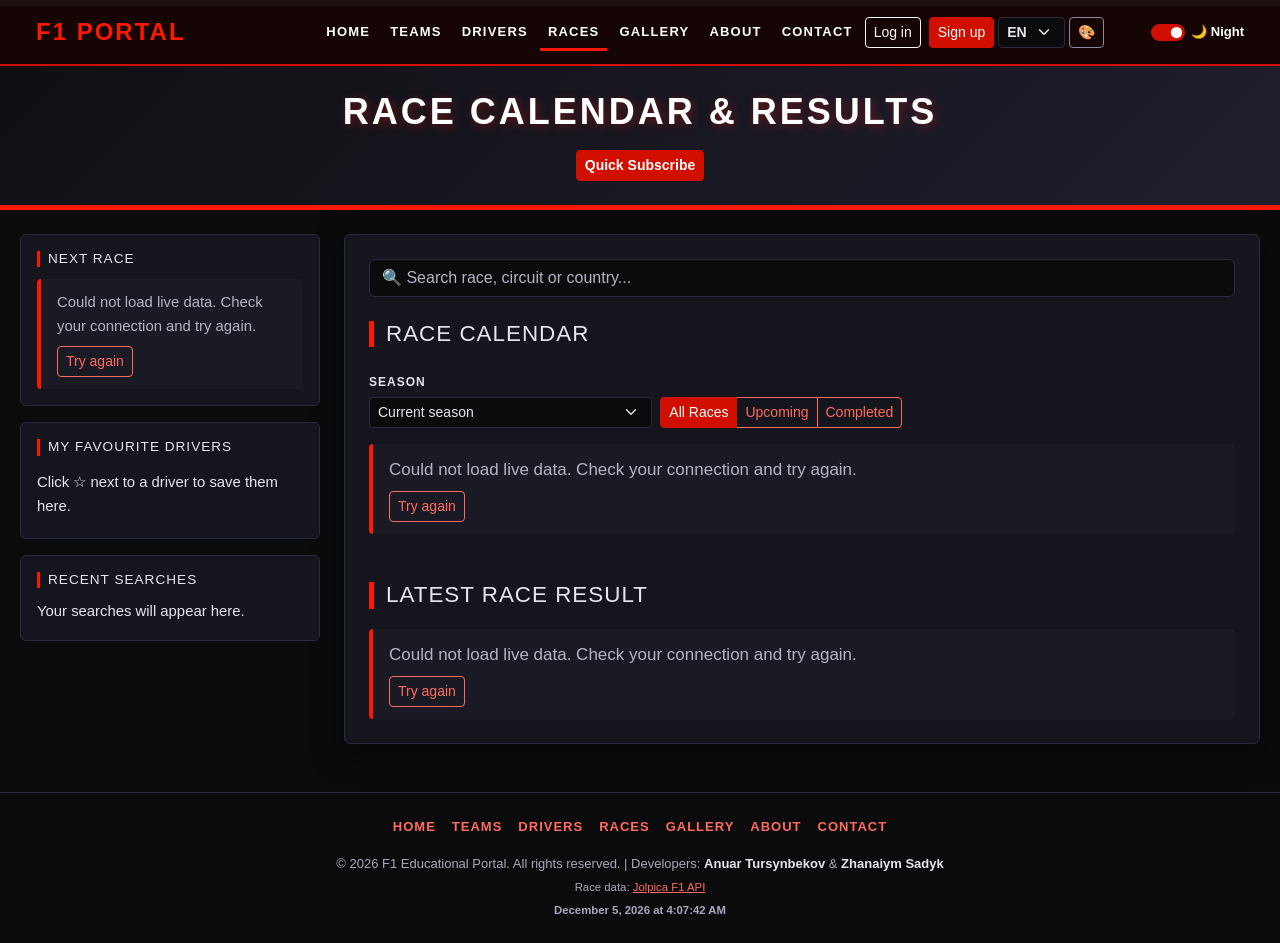
<file: races.html>
<!DOCTYPE html>
<html lang="en" data-bs-theme="dark">
<head>
    <meta charset="UTF-8">
    <meta name="viewport" content="width=device-width, initial-scale=1">
    <meta name="description" content="Live Formula 1 race calendar and latest race results.">
    <title>Formula 1 | Races</title>
    <!-- Credits: F1 Educational Portal | Developers: Anuar Tursynbekov & Zhanaiym Sadyk | Astana IT University | 2026 -->
    <link rel="icon" href="data:image/svg+xml,%3Csvg xmlns='http://www.w3.org/2000/svg' viewBox='0 0 64 64'%3E%3Crect width='64' height='64' rx='12' fill='%23ff1801'/%3E%3Cpath d='M14 46V18h24v7H22v4h14v7H22v10z' fill='white'/%3E%3C/svg%3E">
    <script>
        /* Apply the saved theme before first paint so the page never flashes the wrong colours. */
        (function () {
            try {
                document.documentElement.setAttribute("data-bs-theme", localStorage.getItem("f1-theme") === "light" ? "light" : "dark");
            } catch (e) { /* storage blocked: keep the default dark theme */ }
        })();
    </script>
    <link href="https://cdn.jsdelivr.net/npm/bootstrap@5.3.3/dist/css/bootstrap.min.css" rel="stylesheet">
    <link rel="stylesheet" href="css/style.css">

    <!-- jQuery (CDN) first; our scripts are deferred so the DOM is parsed before they run -->
    <script src="https://code.jquery.com/jquery-3.7.1.min.js"></script>
    <script src="js/i18n.js" defer></script>
    <script src="js/script.js" defer></script>
    <script src="js/auth.js" defer></script>
    <script src="js/api.js" defer></script>
</head>
<body data-page="races">

<a class="skip-link visually-hidden-focusable" href="#content" data-i18n="a11y.skip">Skip to main content</a>

<!-- Scroll progress bar -->
<div id="scroll-progress-container" aria-hidden="true">
    <div id="scroll-progress"></div>
</div>

<!-- Toast notifications -->
<div id="toast-container" class="toast-container position-fixed bottom-0 end-0 p-3" role="status" aria-live="polite"></div>

<header id="site-header">
    <!-- Bootstrap navbar: collapses into a hamburger menu below the xl breakpoint -->
    <nav id="main-nav" class="navbar navbar-expand-xl navbar-dark bg-dark px-3 px-md-4 border-bottom border-2 border-danger" data-bs-theme="dark" aria-label="Main navigation">
        <div class="container-fluid">
            <a class="logo navbar-brand" href="index.html">F1 PORTAL</a>
            <button class="navbar-toggler" type="button" data-bs-toggle="collapse" data-bs-target="#navbarNav" aria-controls="navbarNav" aria-expanded="false" aria-label="Toggle navigation">
                <span class="navbar-toggler-icon"></span>
            </button>
            <div class="collapse navbar-collapse" id="navbarNav">
                <ul class="navbar-nav nav-menu ms-auto align-items-xl-center gap-xl-1">
                    <li class="nav-item"><a class="nav-link" href="index.html" data-i18n="nav.home">Home</a></li>
                    <li class="nav-item"><a class="nav-link" href="teams.html" data-i18n="nav.teams">Teams</a></li>
                    <li class="nav-item"><a class="nav-link" href="drivers.html" data-i18n="nav.drivers">Drivers</a></li>
                    <li class="nav-item"><a class="nav-link active" href="races.html" aria-current="page" data-i18n="nav.races">Races</a></li>
                    <li class="nav-item"><a class="nav-link" href="gallery.html" data-i18n="nav.gallery">Gallery</a></li>
                    <li class="nav-item"><a class="nav-link" href="about.html" data-i18n="nav.about">About</a></li>
                    <li class="nav-item"><a class="nav-link" href="contact.html" data-i18n="nav.contact">Contact</a></li>
                    <li class="nav-item nav-auth" id="nav-auth">
                        <a class="btn btn-outline-light btn-sm" href="login.html" data-i18n="nav.login">Log in</a>
                        <a class="btn btn-danger btn-sm" href="signup.html" data-i18n="nav.signup">Sign up</a>
                    </li>
                    <li class="nav-item">
                        <label for="lang-select" class="visually-hidden">Language</label>
                        <select id="lang-select" class="form-select form-select-sm lang-select">
                            <option value="en">EN</option>
                            <option value="ru">RU</option>
                            <option value="kk">KZ</option>
                        </select>
                    </li>
                    <li class="nav-item">
                        <button id="bg-color-btn" type="button" class="btn btn-outline-secondary btn-sm btn-spin" title="Change background colour" data-i18n-title="bg.title" aria-label="Change background colour" data-i18n-aria="bg.title">🎨</button>
                    </li>
                    <li class="nav-item">
                        <div class="form-check form-switch theme-switch mb-0">
                            <input class="form-check-input" type="checkbox" role="switch" id="theme-switch" aria-label="Dark mode" data-i18n-aria="theme.aria">
                            <label class="form-check-label" for="theme-switch"><span id="theme-icon" aria-hidden="true">🌙</span> <span id="theme-text">Night</span></label>
                        </div>
                    </li>
                </ul>
            </div>
        </div>
    </nav>
</header>

<!-- CSS Grid page layout: header / sidebar / main / footer (see .page-grid in style.css) -->
<div class="page-grid">

    <header id="main-header" class="text-center py-4 px-3">
        <h1 class="highlightable" data-i18n="races.title">Race Calendar &amp; Results</h1>
        <div class="mt-3">
            <button id="open-popup-btn" type="button" class="btn btn-danger btn-sm fw-bold btn-pulse" data-i18n="btn.subscribe">Quick Subscribe</button>
        </div>
    </header>

    <aside id="sidebar" class="sidebar px-3 ps-lg-0 pe-lg-0" aria-label="Sidebar">
        <section class="side-card p-3 mb-3 rounded border">
            <h2 class="side-title" data-i18n="side.next">Next Race</h2>
            <div id="next-race" class="api-box small" aria-live="polite"></div>
        </section>
        <section class="side-card p-3 mb-3 rounded border">
            <h2 class="side-title" data-i18n="side.fav">My Favourite Drivers</h2>
            <ul id="fav-list" class="list-unstyled mb-0"></ul>
        </section>
        <section class="side-card p-3 mb-3 rounded border">
            <h2 class="side-title" data-i18n="side.recent">Recent Searches</h2>
            <div id="recent-searches" class="d-flex flex-wrap gap-2"></div>
            <button id="clear-recent" type="button" class="btn btn-outline-secondary btn-sm mt-2" data-i18n="side.clear" hidden>Clear</button>
        </section>
    </aside>

    <main id="content" tabindex="-1" class="p-3 p-md-4 px-sm-3">
    <section class="mb-4" aria-label="Search">
        <div class="position-relative">
            <label for="global-search-input" class="visually-hidden">Search</label>
            <input type="text" id="global-search-input" class="form-control" placeholder="🔍 Search race, circuit or country..." data-i18n-placeholder="search.races" autocomplete="off">
            <ul id="autocomplete-list" class="dropdown-menu w-100"></ul>
        </div>
        <p id="no-results" class="text-center fw-bold mt-3 mb-0" hidden></p>
    </section>

    <section class="mb-4 mb-lg-5">
        <h2 data-i18n="races.calendar">Race Calendar</h2>
        <div class="row g-2 align-items-end mb-3">
            <div class="col-12 col-sm-5 col-md-4">
                <label for="season-select" class="form-label small mb-1" data-i18n="races.season">Season</label>
                <select id="season-select" class="form-select form-select-sm"></select>
            </div>
            <div class="col-12 col-sm-7 col-md-8">
                <div class="btn-group flex-wrap" role="group" aria-label="Race status filter">
                    <button type="button" class="btn btn-outline-danger btn-sm status-filter active" data-status="all" data-i18n="filter.all" aria-pressed="true">All Races</button>
                    <button type="button" class="btn btn-outline-danger btn-sm status-filter" data-status="upcoming" data-i18n="races.upcoming" aria-pressed="false">Upcoming</button>
                    <button type="button" class="btn btn-outline-danger btn-sm status-filter" data-status="done" data-i18n="races.completed" aria-pressed="false">Completed</button>
                </div>
            </div>
        </div>
        <div id="race-calendar" class="api-box" aria-live="polite"></div>
    </section>

    <section>
        <h2 data-i18n="races.last">Latest Race Result</h2>
        <div id="last-result" class="api-box" aria-live="polite"></div>
    </section>
    </main>

    <footer class="text-center py-4 px-3">
        <ul class="footer-links list-unstyled d-flex flex-wrap justify-content-center gap-3 mb-3">
            <li><a href="index.html" data-i18n="nav.home">Home</a></li>
            <li><a href="teams.html" data-i18n="nav.teams">Teams</a></li>
            <li><a href="drivers.html" data-i18n="nav.drivers">Drivers</a></li>
            <li><a href="races.html" data-i18n="nav.races">Races</a></li>
            <li><a href="gallery.html" data-i18n="nav.gallery">Gallery</a></li>
            <li><a href="about.html" data-i18n="nav.about">About</a></li>
            <li><a href="contact.html" data-i18n="nav.contact">Contact</a></li>
        </ul>
        <p class="mb-1">&copy; 2026 F1 Educational Portal. All rights reserved. | Developers: <strong>Anuar Tursynbekov</strong> &amp; <strong>Zhanaiym Sadyk</strong></p>
        <p class="small mb-1">Race data: <a href="https://github.com/jolpica/jolpica-f1" target="_blank" rel="noopener">Jolpica F1 API</a></p>
        <p id="live-clock" class="small mb-0 fw-bold"></p>
    </footer>
</div>

<!-- Popup subscription form (validated with JavaScript, not HTML attributes) -->
<div id="popup-modal" class="popup-overlay" aria-hidden="true">
    <div class="popup-content p-4" role="dialog" aria-modal="true" aria-labelledby="popup-title">
        <button id="close-popup-btn" type="button" class="close-btn" aria-label="Close">&times;</button>
        <h2 id="popup-title" class="h4 accent-text mb-3" data-i18n="popup.title">Join F1 Newsletter</h2>
        <p data-i18n="popup.text">Get the latest racing updates directly to your inbox.</p>
        <form id="subscribe-form" novalidate>
            <div class="form-field mb-3">
                <label for="subscribe-email" class="visually-hidden">Email address</label>
                <input type="text" inputmode="email" id="subscribe-email" class="form-control" data-validate="email" placeholder="Enter your email address" data-i18n-placeholder="popup.placeholder" autocomplete="email">
                <div class="field-error" role="alert"></div>
            </div>
            <button type="submit" class="btn btn-danger w-100 fw-bold" data-i18n="popup.btn">Subscribe Now</button>
        </form>
    </div>
</div>

<!-- Image lightbox -->
<div id="lightbox" class="lightbox" aria-hidden="true" role="dialog" aria-modal="true" aria-label="Photo viewer">
    <button type="button" class="lb-btn lb-close" aria-label="Close">&times;</button>
    <button type="button" class="lb-btn lb-prev" aria-label="Previous photo">&#10094;</button>
    <figure class="lb-figure">
        <img id="lb-img" alt="">
        <figcaption id="lb-caption"></figcaption>
    </figure>
    <button type="button" class="lb-btn lb-next" aria-label="Next photo">&#10095;</button>
</div>

<script src="https://cdn.jsdelivr.net/npm/bootstrap@5.3.3/dist/js/bootstrap.bundle.min.js"></script>
</body>
</html>
</file>
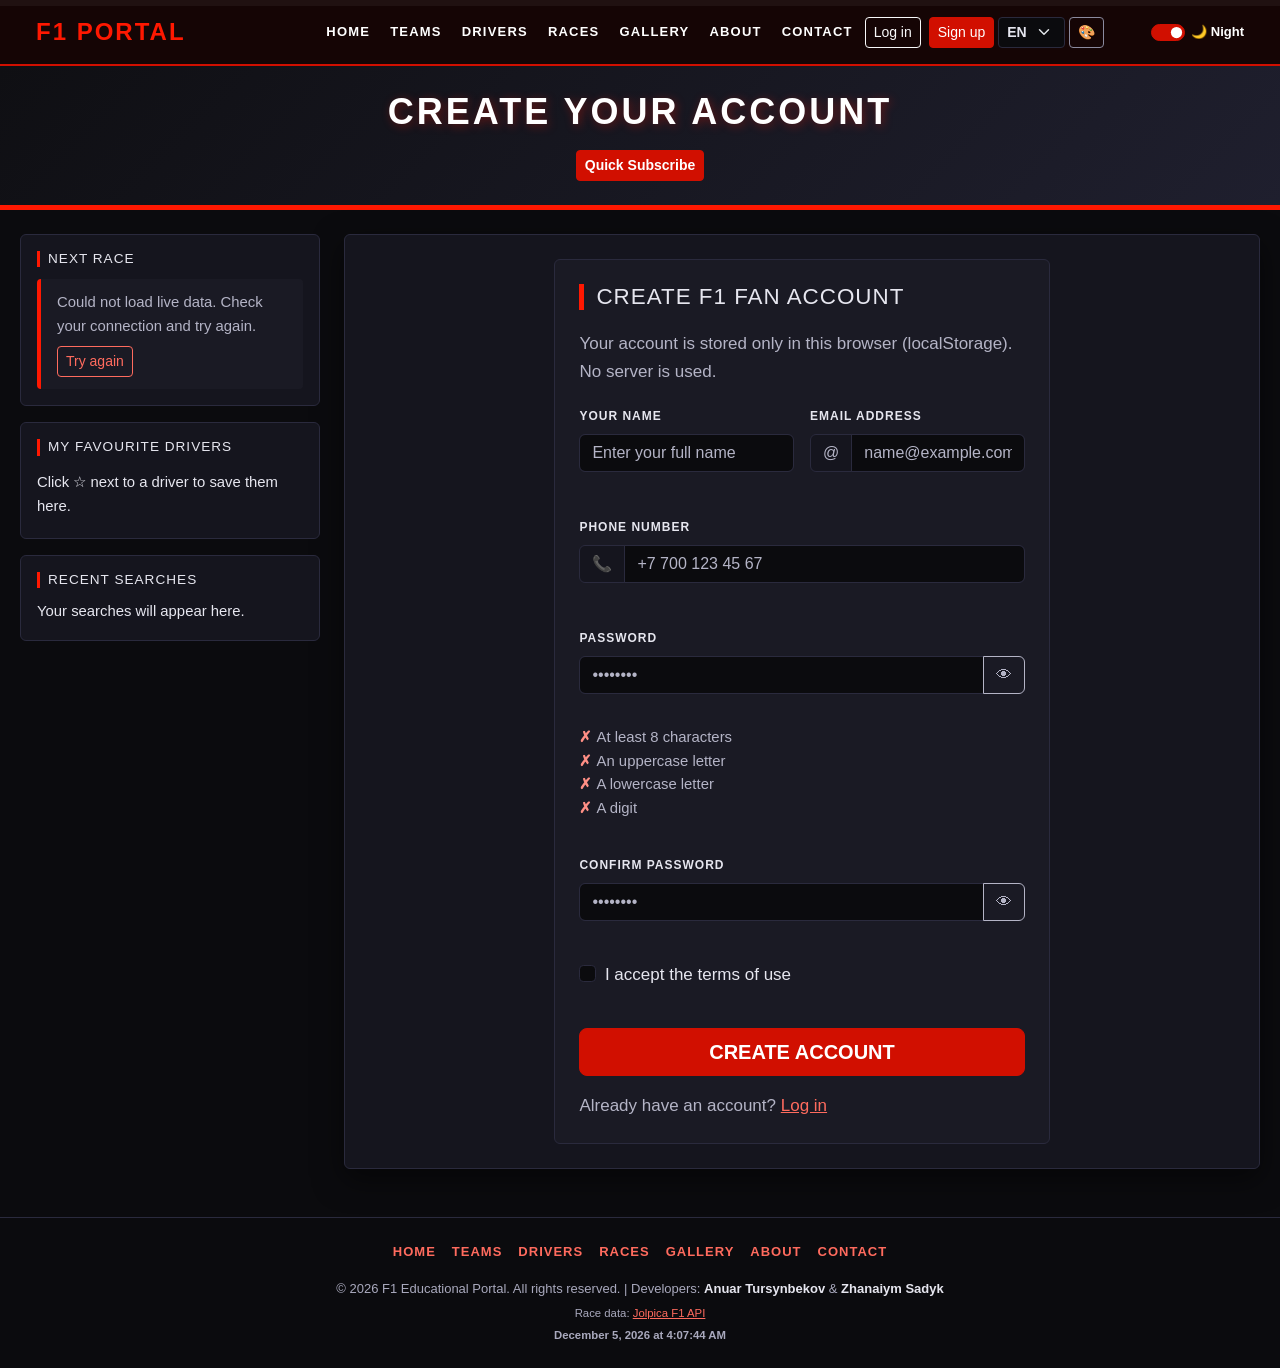
<file: signup.html>
<!DOCTYPE html>
<html lang="en" data-bs-theme="dark">
<head>
    <meta charset="UTF-8">
    <meta name="viewport" content="width=device-width, initial-scale=1">
    <meta name="description" content="Create an F1 Portal account (stored locally in your browser).">
    <title>Formula 1 | Sign Up</title>
    <!-- Credits: F1 Educational Portal | Developers: Anuar Tursynbekov & Zhanaiym Sadyk | Astana IT University | 2026 -->
    <link rel="icon" href="data:image/svg+xml,%3Csvg xmlns='http://www.w3.org/2000/svg' viewBox='0 0 64 64'%3E%3Crect width='64' height='64' rx='12' fill='%23ff1801'/%3E%3Cpath d='M14 46V18h24v7H22v4h14v7H22v10z' fill='white'/%3E%3C/svg%3E">
    <script>
        /* Apply the saved theme before first paint so the page never flashes the wrong colours. */
        (function () {
            try {
                document.documentElement.setAttribute("data-bs-theme", localStorage.getItem("f1-theme") === "light" ? "light" : "dark");
            } catch (e) { /* storage blocked: keep the default dark theme */ }
        })();
    </script>
    <link href="https://cdn.jsdelivr.net/npm/bootstrap@5.3.3/dist/css/bootstrap.min.css" rel="stylesheet">
    <link rel="stylesheet" href="css/style.css">

    <!-- jQuery (CDN) first; our scripts are deferred so the DOM is parsed before they run -->
    <script src="https://code.jquery.com/jquery-3.7.1.min.js"></script>
    <script src="js/i18n.js" defer></script>
    <script src="js/script.js" defer></script>
    <script src="js/auth.js" defer></script>
    <script src="js/api.js" defer></script>
</head>
<body data-page="signup">

<a class="skip-link visually-hidden-focusable" href="#content" data-i18n="a11y.skip">Skip to main content</a>

<!-- Scroll progress bar -->
<div id="scroll-progress-container" aria-hidden="true">
    <div id="scroll-progress"></div>
</div>

<!-- Toast notifications -->
<div id="toast-container" class="toast-container position-fixed bottom-0 end-0 p-3" role="status" aria-live="polite"></div>

<header id="site-header">
    <!-- Bootstrap navbar: collapses into a hamburger menu below the xl breakpoint -->
    <nav id="main-nav" class="navbar navbar-expand-xl navbar-dark bg-dark px-3 px-md-4 border-bottom border-2 border-danger" data-bs-theme="dark" aria-label="Main navigation">
        <div class="container-fluid">
            <a class="logo navbar-brand" href="index.html">F1 PORTAL</a>
            <button class="navbar-toggler" type="button" data-bs-toggle="collapse" data-bs-target="#navbarNav" aria-controls="navbarNav" aria-expanded="false" aria-label="Toggle navigation">
                <span class="navbar-toggler-icon"></span>
            </button>
            <div class="collapse navbar-collapse" id="navbarNav">
                <ul class="navbar-nav nav-menu ms-auto align-items-xl-center gap-xl-1">
                    <li class="nav-item"><a class="nav-link" href="index.html" data-i18n="nav.home">Home</a></li>
                    <li class="nav-item"><a class="nav-link" href="teams.html" data-i18n="nav.teams">Teams</a></li>
                    <li class="nav-item"><a class="nav-link" href="drivers.html" data-i18n="nav.drivers">Drivers</a></li>
                    <li class="nav-item"><a class="nav-link" href="races.html" data-i18n="nav.races">Races</a></li>
                    <li class="nav-item"><a class="nav-link" href="gallery.html" data-i18n="nav.gallery">Gallery</a></li>
                    <li class="nav-item"><a class="nav-link" href="about.html" data-i18n="nav.about">About</a></li>
                    <li class="nav-item"><a class="nav-link" href="contact.html" data-i18n="nav.contact">Contact</a></li>
                    <li class="nav-item nav-auth" id="nav-auth">
                        <a class="btn btn-outline-light btn-sm" href="login.html" data-i18n="nav.login">Log in</a>
                        <a class="btn btn-danger btn-sm" href="signup.html" data-i18n="nav.signup">Sign up</a>
                    </li>
                    <li class="nav-item">
                        <label for="lang-select" class="visually-hidden">Language</label>
                        <select id="lang-select" class="form-select form-select-sm lang-select">
                            <option value="en">EN</option>
                            <option value="ru">RU</option>
                            <option value="kk">KZ</option>
                        </select>
                    </li>
                    <li class="nav-item">
                        <button id="bg-color-btn" type="button" class="btn btn-outline-secondary btn-sm btn-spin" title="Change background colour" data-i18n-title="bg.title" aria-label="Change background colour" data-i18n-aria="bg.title">🎨</button>
                    </li>
                    <li class="nav-item">
                        <div class="form-check form-switch theme-switch mb-0">
                            <input class="form-check-input" type="checkbox" role="switch" id="theme-switch" aria-label="Dark mode" data-i18n-aria="theme.aria">
                            <label class="form-check-label" for="theme-switch"><span id="theme-icon" aria-hidden="true">🌙</span> <span id="theme-text">Night</span></label>
                        </div>
                    </li>
                </ul>
            </div>
        </div>
    </nav>
</header>

<!-- CSS Grid page layout: header / sidebar / main / footer (see .page-grid in style.css) -->
<div class="page-grid">

    <header id="main-header" class="text-center py-4 px-3">
        <h1 class="highlightable" data-i18n="signup.title">Create Your Account</h1>
        <div class="mt-3">
            <button id="open-popup-btn" type="button" class="btn btn-danger btn-sm fw-bold btn-pulse" data-i18n="btn.subscribe">Quick Subscribe</button>
        </div>
    </header>

    <aside id="sidebar" class="sidebar px-3 ps-lg-0 pe-lg-0" aria-label="Sidebar">
        <section class="side-card p-3 mb-3 rounded border">
            <h2 class="side-title" data-i18n="side.next">Next Race</h2>
            <div id="next-race" class="api-box small" aria-live="polite"></div>
        </section>
        <section class="side-card p-3 mb-3 rounded border">
            <h2 class="side-title" data-i18n="side.fav">My Favourite Drivers</h2>
            <ul id="fav-list" class="list-unstyled mb-0"></ul>
        </section>
        <section class="side-card p-3 mb-3 rounded border">
            <h2 class="side-title" data-i18n="side.recent">Recent Searches</h2>
            <div id="recent-searches" class="d-flex flex-wrap gap-2"></div>
            <button id="clear-recent" type="button" class="btn btn-outline-secondary btn-sm mt-2" data-i18n="side.clear" hidden>Clear</button>
        </section>
    </aside>

    <main id="content" tabindex="-1" class="p-3 p-md-4 px-sm-3">
    <div class="row justify-content-center"><div class="col-12 col-md-10 col-lg-8 col-xl-7">
        <section class="p-3 p-md-4 rounded border stat-panel">
            <h2 data-i18n="reg.title">Create F1 Fan Account</h2>
            <p data-i18n="reg.lead">Your account is stored only in this browser (localStorage). No server is used.</p>
            <form id="signup-form" class="row g-3" novalidate>
        <div class="col-md-6 form-field">
            <label class="form-label" for="su-name" data-i18n="form.name">Your Name</label>
            <input type="text" id="su-name" class="form-control" data-validate="name" placeholder="Enter your full name" data-i18n-placeholder="ph.name" autocomplete="name" aria-required="true">
            <div class="field-error" role="alert"></div>
        </div>
        <div class="col-md-6 form-field">
            <label class="form-label" for="su-email" data-i18n="form.email">Email Address</label>
            <div class="input-group"><span class="input-group-text" aria-hidden="true">@</span><input type="text" inputmode="email" id="su-email" class="form-control" data-validate="email" placeholder="name@example.com" autocomplete="email" aria-required="true"></div>
            <div class="field-error" role="alert"></div>
        </div>
        <div class="col-12 form-field">
            <label class="form-label" for="su-phone" data-i18n="form.phone">Phone Number</label>
            <div class="input-group"><span class="input-group-text" aria-hidden="true">📞</span><input type="text" inputmode="tel" id="su-phone" class="form-control" data-validate="phone" placeholder="+7 700 123 45 67" autocomplete="tel" aria-required="true"></div>
            <div class="field-error" role="alert"></div>
        </div>
        <div class="col-12 form-field">
            <label class="form-label" for="su-password" data-i18n="form.password">Password</label>
            <div class="input-group">
                <input type="password" id="su-password" class="form-control" data-validate="password" autocomplete="new-password" placeholder="••••••••" aria-required="true">
                <button class="btn btn-outline-secondary toggle-password" type="button" data-target="#su-password" aria-label="Show password" data-i18n-aria="form.showPw">👁</button>
            </div>
            <div class="field-error" role="alert"></div>
            <ul id="pw-rules" class="pw-rules small list-unstyled mb-0 mt-2" aria-live="polite">
                <li data-rule="len" data-i18n="pw.len">At least 8 characters</li>
                <li data-rule="upper" data-i18n="pw.upper">An uppercase letter</li>
                <li data-rule="lower" data-i18n="pw.lower">A lowercase letter</li>
                <li data-rule="digit" data-i18n="pw.digit">A digit</li>
            </ul>
            <div class="password-strength mt-2" aria-hidden="true"></div>
        </div>
        <div class="col-12 form-field">
            <label class="form-label" for="su-confirm" data-i18n="form.confirm">Confirm Password</label>
            <div class="input-group">
                <input type="password" id="su-confirm" class="form-control" data-validate="confirm" autocomplete="new-password" placeholder="••••••••" aria-required="true">
                <button class="btn btn-outline-secondary toggle-password" type="button" data-target="#su-confirm" aria-label="Show password" data-i18n-aria="form.showPw">👁</button>
            </div>
            <div class="field-error" role="alert"></div>

        </div>
                <div class="col-12 form-field">
                    <div class="form-check">
                        <input class="form-check-input" type="checkbox" id="su-agree" data-validate="agree">
                        <label class="form-check-label" for="su-agree" data-i18n="form.terms">I accept the terms of use</label>
                    </div>
                    <div class="field-error" role="alert"></div>
                </div>
                <div class="col-12">
                    <button type="submit" class="btn btn-danger btn-lg w-100 fw-bold text-uppercase" data-i18n="reg.btn">Create Account</button>
                    <div id="signup-status" class="alert mt-3 mb-0" role="status" hidden></div>
                </div>
            </form>
            <p class="mt-3 mb-0"><span data-i18n="reg.have">Already have an account?</span> <a href="login.html" data-i18n="nav.login">Log in</a></p>
        </section>
    </div></div>
    </main>

    <footer class="text-center py-4 px-3">
        <ul class="footer-links list-unstyled d-flex flex-wrap justify-content-center gap-3 mb-3">
            <li><a href="index.html" data-i18n="nav.home">Home</a></li>
            <li><a href="teams.html" data-i18n="nav.teams">Teams</a></li>
            <li><a href="drivers.html" data-i18n="nav.drivers">Drivers</a></li>
            <li><a href="races.html" data-i18n="nav.races">Races</a></li>
            <li><a href="gallery.html" data-i18n="nav.gallery">Gallery</a></li>
            <li><a href="about.html" data-i18n="nav.about">About</a></li>
            <li><a href="contact.html" data-i18n="nav.contact">Contact</a></li>
        </ul>
        <p class="mb-1">&copy; 2026 F1 Educational Portal. All rights reserved. | Developers: <strong>Anuar Tursynbekov</strong> &amp; <strong>Zhanaiym Sadyk</strong></p>
        <p class="small mb-1">Race data: <a href="https://github.com/jolpica/jolpica-f1" target="_blank" rel="noopener">Jolpica F1 API</a></p>
        <p id="live-clock" class="small mb-0 fw-bold"></p>
    </footer>
</div>

<!-- Popup subscription form (validated with JavaScript, not HTML attributes) -->
<div id="popup-modal" class="popup-overlay" aria-hidden="true">
    <div class="popup-content p-4" role="dialog" aria-modal="true" aria-labelledby="popup-title">
        <button id="close-popup-btn" type="button" class="close-btn" aria-label="Close">&times;</button>
        <h2 id="popup-title" class="h4 accent-text mb-3" data-i18n="popup.title">Join F1 Newsletter</h2>
        <p data-i18n="popup.text">Get the latest racing updates directly to your inbox.</p>
        <form id="subscribe-form" novalidate>
            <div class="form-field mb-3">
                <label for="subscribe-email" class="visually-hidden">Email address</label>
                <input type="text" inputmode="email" id="subscribe-email" class="form-control" data-validate="email" placeholder="Enter your email address" data-i18n-placeholder="popup.placeholder" autocomplete="email">
                <div class="field-error" role="alert"></div>
            </div>
            <button type="submit" class="btn btn-danger w-100 fw-bold" data-i18n="popup.btn">Subscribe Now</button>
        </form>
    </div>
</div>

<!-- Image lightbox -->
<div id="lightbox" class="lightbox" aria-hidden="true" role="dialog" aria-modal="true" aria-label="Photo viewer">
    <button type="button" class="lb-btn lb-close" aria-label="Close">&times;</button>
    <button type="button" class="lb-btn lb-prev" aria-label="Previous photo">&#10094;</button>
    <figure class="lb-figure">
        <img id="lb-img" alt="">
        <figcaption id="lb-caption"></figcaption>
    </figure>
    <button type="button" class="lb-btn lb-next" aria-label="Next photo">&#10095;</button>
</div>

<script src="https://cdn.jsdelivr.net/npm/bootstrap@5.3.3/dist/js/bootstrap.bundle.min.js"></script>
</body>
</html>
</file>
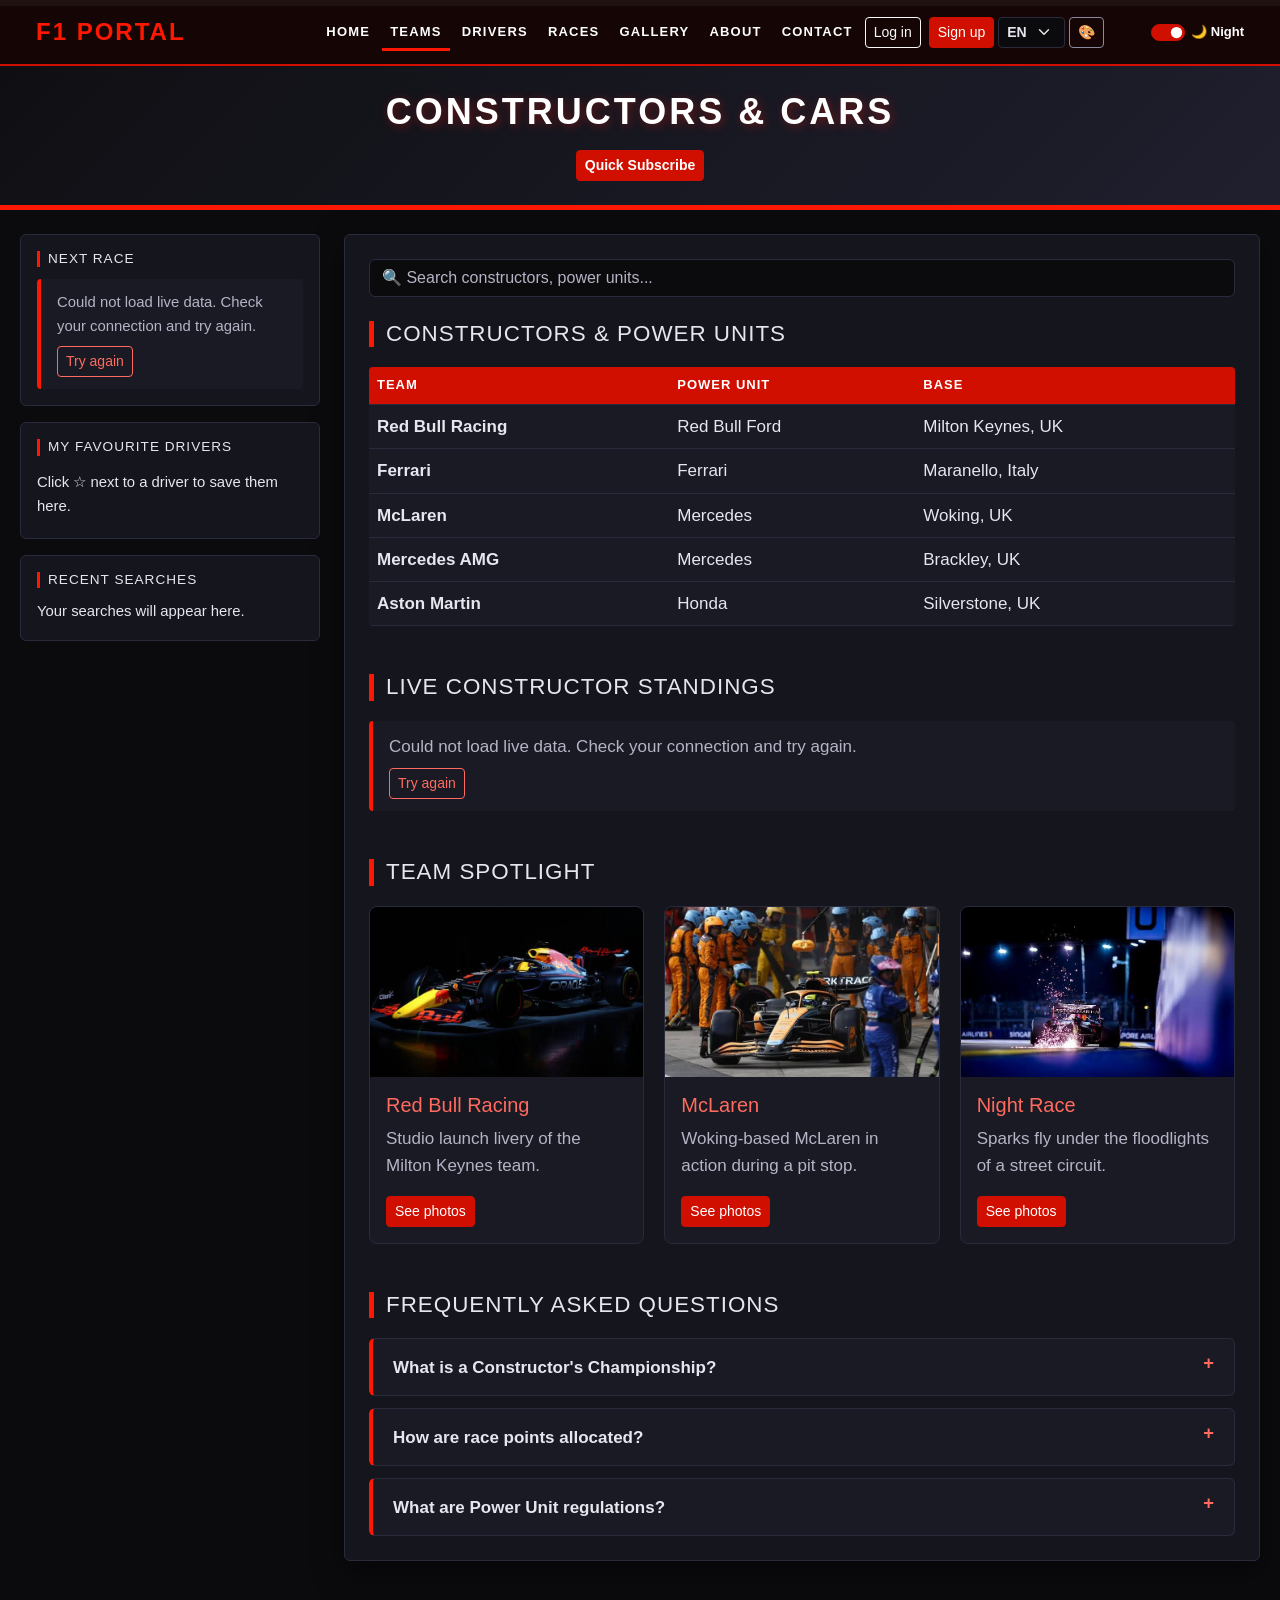
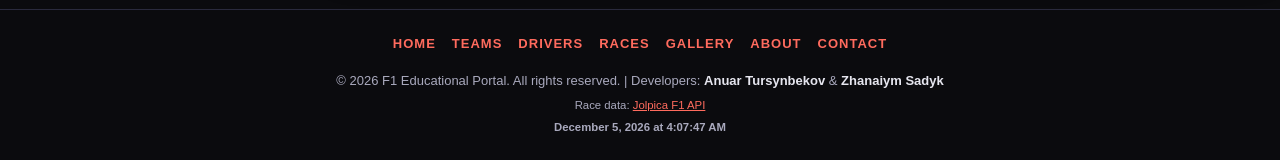
<file: teams.html>
<!DOCTYPE html>
<html lang="en" data-bs-theme="dark">
<head>
    <meta charset="UTF-8">
    <meta name="viewport" content="width=device-width, initial-scale=1">
    <meta name="description" content="Formula 1 constructors, power units and live constructor standings.">
    <title>Formula 1 | Teams</title>
    <!-- Credits: F1 Educational Portal | Developers: Anuar Tursynbekov & Zhanaiym Sadyk | Astana IT University | 2026 -->
    <link rel="icon" href="data:image/svg+xml,%3Csvg xmlns='http://www.w3.org/2000/svg' viewBox='0 0 64 64'%3E%3Crect width='64' height='64' rx='12' fill='%23ff1801'/%3E%3Cpath d='M14 46V18h24v7H22v4h14v7H22v10z' fill='white'/%3E%3C/svg%3E">
    <script>
        /* Apply the saved theme before first paint so the page never flashes the wrong colours. */
        (function () {
            try {
                document.documentElement.setAttribute("data-bs-theme", localStorage.getItem("f1-theme") === "light" ? "light" : "dark");
            } catch (e) { /* storage blocked: keep the default dark theme */ }
        })();
    </script>
    <link href="https://cdn.jsdelivr.net/npm/bootstrap@5.3.3/dist/css/bootstrap.min.css" rel="stylesheet">
    <link rel="stylesheet" href="css/style.css">

    <!-- jQuery (CDN) first; our scripts are deferred so the DOM is parsed before they run -->
    <script src="https://code.jquery.com/jquery-3.7.1.min.js"></script>
    <script src="js/i18n.js" defer></script>
    <script src="js/script.js" defer></script>
    <script src="js/auth.js" defer></script>
    <script src="js/api.js" defer></script>
</head>
<body data-page="teams">

<a class="skip-link visually-hidden-focusable" href="#content" data-i18n="a11y.skip">Skip to main content</a>

<!-- Scroll progress bar -->
<div id="scroll-progress-container" aria-hidden="true">
    <div id="scroll-progress"></div>
</div>

<!-- Toast notifications -->
<div id="toast-container" class="toast-container position-fixed bottom-0 end-0 p-3" role="status" aria-live="polite"></div>

<header id="site-header">
    <!-- Bootstrap navbar: collapses into a hamburger menu below the xl breakpoint -->
    <nav id="main-nav" class="navbar navbar-expand-xl navbar-dark bg-dark px-3 px-md-4 border-bottom border-2 border-danger" data-bs-theme="dark" aria-label="Main navigation">
        <div class="container-fluid">
            <a class="logo navbar-brand" href="index.html">F1 PORTAL</a>
            <button class="navbar-toggler" type="button" data-bs-toggle="collapse" data-bs-target="#navbarNav" aria-controls="navbarNav" aria-expanded="false" aria-label="Toggle navigation">
                <span class="navbar-toggler-icon"></span>
            </button>
            <div class="collapse navbar-collapse" id="navbarNav">
                <ul class="navbar-nav nav-menu ms-auto align-items-xl-center gap-xl-1">
                    <li class="nav-item"><a class="nav-link" href="index.html" data-i18n="nav.home">Home</a></li>
                    <li class="nav-item"><a class="nav-link active" href="teams.html" aria-current="page" data-i18n="nav.teams">Teams</a></li>
                    <li class="nav-item"><a class="nav-link" href="drivers.html" data-i18n="nav.drivers">Drivers</a></li>
                    <li class="nav-item"><a class="nav-link" href="races.html" data-i18n="nav.races">Races</a></li>
                    <li class="nav-item"><a class="nav-link" href="gallery.html" data-i18n="nav.gallery">Gallery</a></li>
                    <li class="nav-item"><a class="nav-link" href="about.html" data-i18n="nav.about">About</a></li>
                    <li class="nav-item"><a class="nav-link" href="contact.html" data-i18n="nav.contact">Contact</a></li>
                    <li class="nav-item nav-auth" id="nav-auth">
                        <a class="btn btn-outline-light btn-sm" href="login.html" data-i18n="nav.login">Log in</a>
                        <a class="btn btn-danger btn-sm" href="signup.html" data-i18n="nav.signup">Sign up</a>
                    </li>
                    <li class="nav-item">
                        <label for="lang-select" class="visually-hidden">Language</label>
                        <select id="lang-select" class="form-select form-select-sm lang-select">
                            <option value="en">EN</option>
                            <option value="ru">RU</option>
                            <option value="kk">KZ</option>
                        </select>
                    </li>
                    <li class="nav-item">
                        <button id="bg-color-btn" type="button" class="btn btn-outline-secondary btn-sm btn-spin" title="Change background colour" data-i18n-title="bg.title" aria-label="Change background colour" data-i18n-aria="bg.title">🎨</button>
                    </li>
                    <li class="nav-item">
                        <div class="form-check form-switch theme-switch mb-0">
                            <input class="form-check-input" type="checkbox" role="switch" id="theme-switch" aria-label="Dark mode" data-i18n-aria="theme.aria">
                            <label class="form-check-label" for="theme-switch"><span id="theme-icon" aria-hidden="true">🌙</span> <span id="theme-text">Night</span></label>
                        </div>
                    </li>
                </ul>
            </div>
        </div>
    </nav>
</header>

<!-- CSS Grid page layout: header / sidebar / main / footer (see .page-grid in style.css) -->
<div class="page-grid">

    <header id="main-header" class="text-center py-4 px-3">
        <h1 class="highlightable" data-i18n="teams.title">Constructors &amp; Cars</h1>
        <div class="mt-3">
            <button id="open-popup-btn" type="button" class="btn btn-danger btn-sm fw-bold btn-pulse" data-i18n="btn.subscribe">Quick Subscribe</button>
        </div>
    </header>

    <aside id="sidebar" class="sidebar px-3 ps-lg-0 pe-lg-0" aria-label="Sidebar">
        <section class="side-card p-3 mb-3 rounded border">
            <h2 class="side-title" data-i18n="side.next">Next Race</h2>
            <div id="next-race" class="api-box small" aria-live="polite"></div>
        </section>
        <section class="side-card p-3 mb-3 rounded border">
            <h2 class="side-title" data-i18n="side.fav">My Favourite Drivers</h2>
            <ul id="fav-list" class="list-unstyled mb-0"></ul>
        </section>
        <section class="side-card p-3 mb-3 rounded border">
            <h2 class="side-title" data-i18n="side.recent">Recent Searches</h2>
            <div id="recent-searches" class="d-flex flex-wrap gap-2"></div>
            <button id="clear-recent" type="button" class="btn btn-outline-secondary btn-sm mt-2" data-i18n="side.clear" hidden>Clear</button>
        </section>
    </aside>

    <main id="content" tabindex="-1" class="p-3 p-md-4 px-sm-3">
    <section class="mb-4" aria-label="Search">
        <div class="position-relative">
            <label for="global-search-input" class="visually-hidden">Search</label>
            <input type="text" id="global-search-input" class="form-control" placeholder="🔍 Search constructors, power units..." data-i18n-placeholder="search.teams" autocomplete="off">
            <ul id="autocomplete-list" class="dropdown-menu w-100"></ul>
        </div>
        <p id="no-results" class="text-center fw-bold mt-3 mb-0" hidden></p>
    </section>

    <section class="mb-4 mb-lg-5">
        <h2 data-i18n="standings.title">Constructors &amp; Power Units</h2>
        <div class="table-responsive">
            <table class="table f1-table align-middle mb-0">
                <thead>
                <tr>
                    <th scope="col" data-i18n="th.team">Team</th>
                    <th scope="col" data-i18n="th.pu">Power Unit</th>
                    <th scope="col" data-i18n="th.base">Base</th>
                </tr>
                </thead>
                <tbody>
            <tr class="searchable-item">
                <td class="highlightable"><strong>Red Bull Racing</strong></td>
                <td class="highlightable">Red Bull Ford</td>
                <td class="highlightable">Milton Keynes, UK</td>
            </tr>
            <tr class="searchable-item">
                <td class="highlightable"><strong>Ferrari</strong></td>
                <td class="highlightable">Ferrari</td>
                <td class="highlightable">Maranello, Italy</td>
            </tr>
            <tr class="searchable-item">
                <td class="highlightable"><strong>McLaren</strong></td>
                <td class="highlightable">Mercedes</td>
                <td class="highlightable">Woking, UK</td>
            </tr>
            <tr class="searchable-item">
                <td class="highlightable"><strong>Mercedes AMG</strong></td>
                <td class="highlightable">Mercedes</td>
                <td class="highlightable">Brackley, UK</td>
            </tr>
            <tr class="searchable-item">
                <td class="highlightable"><strong>Aston Martin</strong></td>
                <td class="highlightable">Honda</td>
                <td class="highlightable">Silverstone, UK</td>
            </tr>
                </tbody>
            </table>
        </div>
    </section>

    <section class="mb-4 mb-lg-5">
        <h2 data-i18n="live.constructors">Live Constructor Standings</h2>
        <div id="constructor-standings" class="api-box" aria-live="polite"></div>
    </section>

    <!-- Custom card row: Flexbox layout + media queries only (3 / 2 / 1 per row) -->
    <section class="mb-4 mb-lg-5">
        <h2 data-i18n="spot.title">Team Spotlight</h2>
        <div class="flex-cards">
            <article class="flex-card searchable-item">
                <img src="[data-uri]" data-src="images/red-bull-rb18.jpg" width="738" height="414" class="lazy-load flex-card-img zoomable" alt="Red Bull Racing car in a dark studio" data-gallery="teams" data-full="images/red-bull-rb18.jpg" tabindex="0" role="button" data-caption-key="cap.rb">
                <div class="flex-card-body">
                    <h3 class="fs-5 accent-text highlightable">Red Bull Racing</h3>
                    <p class="highlightable" data-i18n="cap.rb">Studio launch livery of the Milton Keynes team.</p>
                    <a href="gallery.html" class="btn btn-danger btn-sm mt-auto align-self-start" data-i18n="spot.btn">See photos</a>
                </div>
            </article>
            <article class="flex-card searchable-item">
                <img src="[data-uri]" data-src="images/mclaren-pitstop.jpg" width="678" height="452" class="lazy-load flex-card-img zoomable" alt="McLaren car leaving a pit stop" data-gallery="teams" data-full="images/mclaren-pitstop.jpg" tabindex="0" role="button" data-caption-key="cap.mclaren">
                <div class="flex-card-body">
                    <h3 class="fs-5 accent-text highlightable">McLaren</h3>
                    <p class="highlightable" data-i18n="cap.mclaren">Woking-based McLaren in action during a pit stop.</p>
                    <a href="gallery.html" class="btn btn-danger btn-sm mt-auto align-self-start" data-i18n="spot.btn">See photos</a>
                </div>
            </article>
            <article class="flex-card searchable-item">
                <img src="[data-uri]" data-src="images/night-sparks.jpg" width="675" height="453" class="lazy-load flex-card-img zoomable" alt="Car throwing sparks at a night race" data-gallery="teams" data-full="images/night-sparks.jpg" tabindex="0" role="button" data-caption-key="cap.night">
                <div class="flex-card-body">
                    <h3 class="fs-5 accent-text highlightable">Night Race</h3>
                    <p class="highlightable" data-i18n="cap.night">Sparks fly under the floodlights of a street circuit.</p>
                    <a href="gallery.html" class="btn btn-danger btn-sm mt-auto align-self-start" data-i18n="spot.btn">See photos</a>
                </div>
            </article>
        </div>
    </section>

    <section>
        <h2 data-i18n="faq.title">Frequently Asked Questions</h2>

        <div class="accordion-header-custom highlightable" role="button" tabindex="0" aria-expanded="false">What is a Constructor's Championship?</div>
        <div class="accordion-content-custom">
            <p class="highlightable mb-0">The World Constructors' Championship (WCC) is awarded by the FIA to the most successful F1 constructor over the course of the season, based on points accumulated by both team drivers.</p>
        </div>

        <div class="accordion-header-custom highlightable" role="button" tabindex="0" aria-expanded="false">How are race points allocated?</div>
        <div class="accordion-content-custom">
            <p class="highlightable mb-0">Points are awarded to the top 10 finishing drivers at each Grand Prix: 25, 18, 15, 12, 10, 8, 6, 4, 2, 1. Since 2025 there is no extra point for the fastest lap.</p>
        </div>

        <div class="accordion-header-custom highlightable" role="button" tabindex="0" aria-expanded="false">What are Power Unit regulations?</div>
        <div class="accordion-content-custom">
            <p class="highlightable mb-0">F1 cars use 1.6-liter V6 turbocharged hybrid power units. From 2026 the electric side delivers about half of the total power, and cars run on advanced sustainable fuel.</p>
        </div>
    </section>
    </main>

    <footer class="text-center py-4 px-3">
        <ul class="footer-links list-unstyled d-flex flex-wrap justify-content-center gap-3 mb-3">
            <li><a href="index.html" data-i18n="nav.home">Home</a></li>
            <li><a href="teams.html" data-i18n="nav.teams">Teams</a></li>
            <li><a href="drivers.html" data-i18n="nav.drivers">Drivers</a></li>
            <li><a href="races.html" data-i18n="nav.races">Races</a></li>
            <li><a href="gallery.html" data-i18n="nav.gallery">Gallery</a></li>
            <li><a href="about.html" data-i18n="nav.about">About</a></li>
            <li><a href="contact.html" data-i18n="nav.contact">Contact</a></li>
        </ul>
        <p class="mb-1">&copy; 2026 F1 Educational Portal. All rights reserved. | Developers: <strong>Anuar Tursynbekov</strong> &amp; <strong>Zhanaiym Sadyk</strong></p>
        <p class="small mb-1">Race data: <a href="https://github.com/jolpica/jolpica-f1" target="_blank" rel="noopener">Jolpica F1 API</a></p>
        <p id="live-clock" class="small mb-0 fw-bold"></p>
    </footer>
</div>

<!-- Popup subscription form (validated with JavaScript, not HTML attributes) -->
<div id="popup-modal" class="popup-overlay" aria-hidden="true">
    <div class="popup-content p-4" role="dialog" aria-modal="true" aria-labelledby="popup-title">
        <button id="close-popup-btn" type="button" class="close-btn" aria-label="Close">&times;</button>
        <h2 id="popup-title" class="h4 accent-text mb-3" data-i18n="popup.title">Join F1 Newsletter</h2>
        <p data-i18n="popup.text">Get the latest racing updates directly to your inbox.</p>
        <form id="subscribe-form" novalidate>
            <div class="form-field mb-3">
                <label for="subscribe-email" class="visually-hidden">Email address</label>
                <input type="text" inputmode="email" id="subscribe-email" class="form-control" data-validate="email" placeholder="Enter your email address" data-i18n-placeholder="popup.placeholder" autocomplete="email">
                <div class="field-error" role="alert"></div>
            </div>
            <button type="submit" class="btn btn-danger w-100 fw-bold" data-i18n="popup.btn">Subscribe Now</button>
        </form>
    </div>
</div>

<!-- Image lightbox -->
<div id="lightbox" class="lightbox" aria-hidden="true" role="dialog" aria-modal="true" aria-label="Photo viewer">
    <button type="button" class="lb-btn lb-close" aria-label="Close">&times;</button>
    <button type="button" class="lb-btn lb-prev" aria-label="Previous photo">&#10094;</button>
    <figure class="lb-figure">
        <img id="lb-img" alt="">
        <figcaption id="lb-caption"></figcaption>
    </figure>
    <button type="button" class="lb-btn lb-next" aria-label="Next photo">&#10095;</button>
</div>

<script src="https://cdn.jsdelivr.net/npm/bootstrap@5.3.3/dist/js/bootstrap.bundle.min.js"></script>
</body>
</html>
</file>
<file: css/style.css>
/* ==========================================================================
   F1 PORTAL — style.css
   1. Design tokens (dark / light themes)      7. Hero, sidebar, search
   2. Base + responsive typography             8. Cards, tables, lists, forms
   3. Navbar (Flexbox)                         9. Gallery (Grid), flex card row
   4. Page layout (CSS Grid areas)            10. Carousel, lightbox, popup
   5. Buttons & animated UI effects           11. Auth, profile, API states
   6. Utilities & accessibility               12. Reduced motion
   ========================================================================== */

/* ==========================================================================
   1. DESIGN TOKENS
   The theme is chosen by <html data-bs-theme="dark|light">, which Bootstrap
   also reads, so Bootstrap components follow the same palette.
   ========================================================================== */
:root,
[data-bs-theme="dark"] {
    --f1-red: #ff1801;
    --f1-red-strong: #d10f00;          /* red with white text: contrast >= 5:1 */
    --f1-bg: #0b0b0e;
    --f1-surface: #15151e;
    --f1-surface-2: #1a1a24;
    --f1-border: #2a2a3d;
    --f1-text: #e6e6ef;
    --f1-muted: #b4b4c6;
    --f1-accent-text: #ff6b5e;         /* readable red on dark surfaces */
    --f1-ok: #4ade80;
    --f1-error: #ff8f85;
    --f1-star: #ffc107;
    --f1-hero: linear-gradient(135deg, #0f0f13 0%, #1f1f2e 100%);
    --f1-hero-text: #ffffff;
    --f1-nav-bg: #150505;
    --f1-footer-bg: #0b0b0e;
    --f1-footer-text: #a9a9bd;
    --f1-shadow: 0 10px 30px rgba(0, 0, 0, 0.5);

    --bs-body-bg: var(--f1-bg);
    --bs-body-color: var(--f1-text);
    --bs-secondary-color: var(--f1-muted);
    --bs-border-color: var(--f1-border);
    --bs-link-color: var(--f1-accent-text);
    --bs-link-hover-color: #ffffff;
    --bs-link-color-rgb: 255, 107, 94;
    --bs-link-hover-color-rgb: 255, 255, 255;
}

[data-bs-theme="light"] {
    --f1-bg: #f0f2f5;
    --f1-surface: #ffffff;
    --f1-surface-2: #f7f8fa;
    --f1-border: #d1d5db;
    --f1-text: #111827;
    --f1-muted: #4b5563;
    --f1-accent-text: #c10e00;
    --f1-ok: #15803d;
    --f1-error: #b91c1c;
    --f1-star: #b45309;
    --f1-hero: linear-gradient(135deg, #e2e8f0 0%, #cbd5e1 100%);
    --f1-hero-text: #0f172a;
    --f1-footer-bg: #e2e8f0;
    --f1-footer-text: #475569;
    --f1-shadow: 0 10px 25px rgba(0, 0, 0, 0.08);

    --bs-body-bg: var(--f1-bg);
    --bs-body-color: var(--f1-text);
    --bs-secondary-color: var(--f1-muted);
    --bs-border-color: var(--f1-border);
    --bs-link-color: var(--f1-accent-text);
    --bs-link-hover-color: #7a0900;
    --bs-link-color-rgb: 193, 14, 0;
    --bs-link-hover-color-rgb: 122, 9, 0;
}

/* ==========================================================================
   2. BASE + RESPONSIVE TYPOGRAPHY (media queries: mobile / tablet / desktop)
   ========================================================================== */
*,
*::before,
*::after {
    box-sizing: border-box;
}

html {
    scroll-behavior: smooth;
}

body {
    min-height: 100vh;
    display: flex;
    flex-direction: column;
    background-color: var(--f1-bg);
    color: var(--f1-text);
    font-family: 'Segoe UI', Tahoma, Geneva, Verdana, sans-serif;
    line-height: 1.6;
    transition: background-color 0.4s ease, color 0.3s ease;
}

/* Mobile first: small text */
body { font-size: 0.9375rem; }
h1 { font-size: 1.5rem; }
h2 { font-size: 1.1rem; }

/* Tablet */
@media (min-width: 576px) and (max-width: 991.98px) {
    body { font-size: 1rem; }
    h1 { font-size: 1.9rem; }
    h2 { font-size: 1.25rem; }
}

/* Desktop: larger text */
@media (min-width: 992px) {
    body { font-size: 1.0625rem; }
    h1 { font-size: 2.25rem; }
    h2 { font-size: 1.4rem; }
}

h1 {
    letter-spacing: 3px;
    text-transform: uppercase;
    font-weight: 900;
}

h2 {
    color: var(--f1-text);
    text-transform: uppercase;
    letter-spacing: 1px;
    margin-bottom: 1.25rem;
    border-left: 5px solid var(--f1-red);
    padding-left: 0.75rem;
}

p,
ul,
ol {
    color: var(--f1-muted);
}

a {
    color: var(--f1-accent-text);
}

a:hover {
    color: var(--bs-link-hover-color);
}

img {
    max-width: 100%;
}

.accent-text {
    color: var(--f1-accent-text);
}

/* ==========================================================================
   3. NAVBAR (Flexbox: logo left, links right, vertically centred)
   ========================================================================== */
#site-header {
    position: sticky;
    top: 0;
    z-index: 1000;
}

#main-nav {
    background-color: var(--f1-nav-bg) !important;
    border-color: var(--f1-red-strong) !important;
}

#main-nav .container-fluid {
    display: flex;
    flex-wrap: wrap;
    justify-content: space-between;
    align-items: center;
}

.logo {
    font-size: 1.5rem;
    font-weight: 900;
    color: var(--f1-red) !important;
    letter-spacing: 2px;
    text-decoration: none;
}

.nav-menu {
    display: flex;
    align-items: center;
    gap: 0.25rem;
}

.nav-menu .nav-link {
    color: #ffffff;
    font-weight: 600;
    text-transform: uppercase;
    font-size: 0.8125rem;
    letter-spacing: 1.2px;
    padding: 0.5rem 0.65rem;
    transition: color 0.3s ease, background-color 0.3s ease;
}

.nav-menu .nav-link:hover,
.nav-menu .nav-link:focus-visible {
    color: #ff8a80;
}

.nav-menu .nav-link.active {
    color: #ffffff;
    box-shadow: inset 0 -3px 0 var(--f1-red);
}

.nav-auth {
    display: flex;
    align-items: center;
    gap: 0.5rem;
}

.lang-select {
    width: auto;
    font-weight: 700;
    cursor: pointer;
}

.theme-switch {
    display: flex;
    align-items: center;
    gap: 0.4rem;
    color: #ffffff;
    min-height: 2rem;
}

.theme-switch .form-check-input {
    cursor: pointer;
    margin-top: 0;
    float: none;
    margin-left: 0;
}

.theme-switch .form-check-input:checked {
    background-color: var(--f1-red-strong);
    border-color: var(--f1-red-strong);
}

.theme-switch .form-check-label {
    cursor: pointer;
    font-size: 0.8125rem;
    font-weight: 700;
    color: #ffffff;
}

#theme-icon {
    display: inline-block;
}

#theme-icon.spin {
    animation: iconSpin 0.6s ease;
}

@keyframes iconSpin {
    from { transform: rotate(0deg) scale(0.6); }
    to { transform: rotate(360deg) scale(1); }
}

/* Collapsed (hamburger) menu on small screens */
@media (max-width: 1199.98px) {
    .nav-menu {
        align-items: flex-start;
        padding: 0.75rem 0;
        gap: 0.5rem;
    }
}

/* ==========================================================================
   4. PAGE LAYOUT (CSS Grid areas: header / sidebar / main / footer)
   ========================================================================== */
.page-grid {
    flex: 1 0 auto;
    display: grid;
    width: 100%;
    row-gap: 1.5rem;
    /* Mobile & tablet: a single column, sidebar below the content */
    grid-template-columns: minmax(0, 1fr);
    grid-template-areas:
        "header"
        "main"
        "sidebar"
        "footer";
}

#main-header { grid-area: header; }
main { grid-area: main; min-width: 0; }
#sidebar { grid-area: sidebar; min-width: 0; }
.page-grid > footer { grid-area: footer; }

/* Desktop: sidebar on the left, main on the right; header and footer span the full width */
@media (min-width: 992px) {
    .page-grid {
        grid-template-columns: minmax(1rem, 1fr) 300px minmax(0, 940px) minmax(1rem, 1fr);
        grid-template-areas:
            "header  header  header header"
            ".       sidebar main   ."
            "footer  footer  footer footer";
        align-items: start;
    }

    main { margin-left: 1.5rem; }

    #sidebar {
        position: sticky;
        top: 5.5rem;
        max-height: calc(100vh - 6.5rem);
        overflow-y: auto;
    }
}

main {
    background: var(--f1-surface);
    border: 1px solid var(--f1-border);
    border-radius: 6px;
    box-shadow: var(--f1-shadow);
}

@media (max-width: 991.98px) {
    main {
        margin-left: 0.75rem;
        margin-right: 0.75rem;
    }
}

/* ==========================================================================
   5. BUTTONS & ANIMATED UI EFFECTS
   ========================================================================== */
.btn {
    transition: transform 0.18s ease, box-shadow 0.18s ease, background-color 0.18s ease,
        color 0.18s ease, border-color 0.18s ease;
}

.btn:hover:not(:disabled) {
    transform: translateY(-2px);
    box-shadow: 0 6px 16px rgba(209, 15, 0, 0.35);
}

.btn:active:not(:disabled) {
    transform: translateY(0) scale(0.97);
    box-shadow: none;
}

.btn-danger {
    --bs-btn-bg: var(--f1-red-strong);
    --bs-btn-border-color: var(--f1-red-strong);
    --bs-btn-hover-bg: #a80c00;
    --bs-btn-hover-border-color: #a80c00;
    --bs-btn-active-bg: #8f0a00;
    --bs-btn-active-border-color: #8f0a00;
    --bs-btn-disabled-bg: var(--f1-red-strong);
    --bs-btn-disabled-border-color: var(--f1-red-strong);
}

.btn-outline-danger {
    --bs-btn-color: var(--f1-accent-text);
    --bs-btn-border-color: var(--f1-accent-text);
    --bs-btn-hover-color: #ffffff;
    --bs-btn-hover-bg: var(--f1-red-strong);
    --bs-btn-hover-border-color: var(--f1-red-strong);
    --bs-btn-active-color: #ffffff;
    --bs-btn-active-bg: var(--f1-red-strong);
    --bs-btn-active-border-color: var(--f1-red-strong);
}

.btn-outline-secondary {
    --bs-btn-color: var(--f1-muted);
    --bs-btn-border-color: var(--f1-muted);
    --bs-btn-hover-color: var(--f1-bg);
    --bs-btn-hover-bg: var(--f1-muted);
    --bs-btn-hover-border-color: var(--f1-muted);
}

#main-nav .btn-outline-secondary {
    --bs-btn-color: #d0d0dd;
    --bs-btn-border-color: #8a8a9e;
}

/* Gentle pulsing call-to-action */
.btn-pulse {
    animation: pulseGlow 2.6s ease-in-out infinite;
}

@keyframes pulseGlow {
    0%, 100% { box-shadow: 0 0 0 0 rgba(255, 24, 1, 0.5); }
    50% { box-shadow: 0 0 0 8px rgba(255, 24, 1, 0); }
}

/* Icon buttons rotate a little on hover */
.btn-spin:hover:not(:disabled) {
    transform: rotate(-12deg) scale(1.1);
}

/* Race filter buttons: active state */
.btn-group .btn.active,
.btn-group .btn:active {
    background-color: var(--f1-red-strong);
    border-color: var(--f1-red-strong);
    color: #ffffff;
}

/* Copy button feedback + tooltip */
.btn-copy {
    position: relative;
    white-space: nowrap;
}

.btn-copy i {
    font-style: normal;
}

.btn-copy.copied {
    background-color: #146c43;
    border-color: #146c43;
    color: #ffffff;
}

.btn-copy .copy-tooltip {
    position: absolute;
    bottom: calc(100% + 8px);
    left: 50%;
    transform: translateX(-50%);
    background: #111111;
    color: #ffffff;
    padding: 0.3rem 0.65rem;
    border-radius: 4px;
    font-size: 0.75rem;
    font-weight: 600;
    pointer-events: none;
    animation: popIn 0.2s ease;
}

.offscreen-copy {
    position: fixed;
    left: -9999px;
    top: 0;
}

/* Favourite star */
.fav-btn {
    background: none;
    border: 0;
    padding: 0 0.25rem;
    font-size: 1.3rem;
    line-height: 1;
    color: var(--f1-muted);
    cursor: pointer;
    transition: transform 0.2s ease, color 0.2s ease;
}

.fav-btn:hover {
    transform: scale(1.25) rotate(-10deg);
}

.fav-btn[aria-pressed="true"] {
    color: var(--f1-star);
}

.fav-btn.pop {
    animation: starPop 0.35s ease;
}

@keyframes starPop {
    0% { transform: scale(0.6); }
    60% { transform: scale(1.5); }
    100% { transform: scale(1); }
}

/* Rating stars */
#rating-stars .star {
    background: none;
    border: 0;
    padding: 0 0.1rem;
    cursor: pointer;
    font-size: 2rem;
    line-height: 1.2;
    color: #8a8fa0;
    transition: color 0.2s ease, transform 0.2s ease;
    user-select: none;
}

#rating-stars .star:hover {
    transform: scale(1.2);
}

#rating-stars .star.active,
#rating-stars .star.hovered {
    color: var(--f1-red);
    text-shadow: 0 0 10px rgba(255, 24, 1, 0.5);
}

/* Spinners */
.spinner-border-sm {
    margin-right: 0.35rem;
}

/* ==========================================================================
   6. UTILITIES & ACCESSIBILITY
   ========================================================================== */
.skip-link:focus {
    position: fixed;
    top: 0.5rem;
    left: 0.5rem;
    z-index: 10000;
    background: #ffffff;
    color: #000000;
    padding: 0.5rem 1rem;
    border-radius: 4px;
    font-weight: 700;
}

:focus-visible {
    outline: 3px solid var(--f1-red);
    outline-offset: 2px;
}

#content:focus {
    outline: none;
}

/* Scroll progress bar */
#scroll-progress-container {
    position: fixed;
    top: 0;
    left: 0;
    width: 100%;
    height: 6px;
    background-color: rgba(255, 255, 255, 0.05);
    z-index: 9999;
}

#scroll-progress {
    height: 100%;
    width: 0%;
    background: linear-gradient(90deg, #ff1801, #ff7300, #ffd000);
    border-radius: 0 4px 4px 0;
    box-shadow: 0 0 12px rgba(255, 115, 0, 0.8);
    transition: width 0.1s ease-out;
}

#toast-container {
    z-index: 1100;
}

.custom-toast {
    animation: toastIn 0.35s ease;
}

@keyframes toastIn {
    from { opacity: 0; transform: translateX(40px); }
    to { opacity: 1; transform: none; }
}

/* Scroll-reveal animation */
.reveal {
    opacity: 0;
    transform: translateY(22px);
    transition: opacity 0.6s ease, transform 0.6s ease;
}

.reveal.visible {
    opacity: 1;
    transform: none;
}

mark.highlight-search {
    background-color: var(--f1-red-strong);
    color: #ffffff;
    padding: 0 4px;
    border-radius: 3px;
    font-weight: bold;
}

/* ==========================================================================
   7. HERO, SIDEBAR, SEARCH
   ========================================================================== */
#main-header {
    background: var(--f1-hero);
    color: var(--f1-hero-text);
    border-bottom: 5px solid var(--f1-red);
}

#main-header h1 {
    font-size: clamp(1.4rem, 4vw, 2.25rem);
    color: var(--f1-hero-text);
    text-shadow: 2px 2px 10px rgba(255, 24, 1, 0.35);
}

[data-bs-theme="light"] #main-header h1 {
    text-shadow: none;
}

.greeting-text {
    font-size: 1.15rem;
    font-weight: 600;
    color: var(--f1-hero-text);
}

.greeting-form {
    max-width: 22rem;
    width: 100%;
    text-align: left;
}

.side-card {
    background: var(--f1-surface);
    border-color: var(--f1-border) !important;
}

.side-title {
    font-size: 0.85rem;
    margin-bottom: 0.75rem;
    padding-left: 0.5rem;
    border-left-width: 3px;
}

.recent-chip {
    border: 1px solid var(--f1-border);
    background: var(--f1-surface-2);
    color: var(--f1-text);
    border-radius: 999px;
    padding: 0.15rem 0.7rem;
    font-size: 0.8rem;
    cursor: pointer;
    transition: background-color 0.2s ease, color 0.2s ease, transform 0.2s ease;
}

.recent-chip:hover {
    background: var(--f1-red-strong);
    border-color: var(--f1-red-strong);
    color: #ffffff;
    transform: translateY(-1px);
}

#fav-list li {
    display: flex;
    justify-content: space-between;
    align-items: center;
    gap: 0.5rem;
    padding: 0.2rem 0;
    color: var(--f1-text);
}

#autocomplete-list {
    max-height: 200px;
    overflow-y: auto;
    z-index: 1000;
}

#autocomplete-list .search-suggest-item {
    padding: 0.6rem 1rem;
    cursor: pointer;
    transition: background 0.2s ease;
}

#autocomplete-list .search-suggest-item:hover,
#autocomplete-list .search-suggest-item.active-suggest {
    background-color: var(--f1-red-strong);
    color: #ffffff;
}

.next-race-name {
    font-weight: 700;
    color: var(--f1-text);
}

/* ==========================================================================
   8. CARDS, TABLES, LISTS, FORMS
   ========================================================================== */
.stat-panel,
.promo-box {
    background: var(--f1-surface-2);
    border-color: var(--f1-border) !important;
}

.stat-panel p,
.promo-box small,
.promo-box span {
    color: var(--f1-muted);
}

.promo-box .copyable {
    color: var(--f1-text);
}

.counter-value {
    color: var(--f1-accent-text);
}

.card {
    --bs-card-bg: var(--f1-surface-2);
    --bs-card-border-color: var(--f1-border);
    --bs-card-color: var(--f1-text);
    transition: transform 0.25s ease, box-shadow 0.25s ease;
}

.card-text {
    color: var(--f1-muted);
}

.news-group .card:hover {
    transform: translateY(-4px);
    box-shadow: var(--f1-shadow);
    z-index: 1;
}

.news-group .card-img-top {
    height: 170px;
    object-fit: cover;
}

@media (max-width: 575.98px) {
    .news-group .card {
        flex: 1 0 100%;
    }
}

.list-group {
    --bs-list-group-bg: var(--f1-surface-2);
    --bs-list-group-color: var(--f1-text);
    --bs-list-group-border-color: var(--f1-border);
    --bs-list-group-action-hover-bg: var(--f1-surface);
}

.list-group-item {
    margin-bottom: 0.5rem;
    border-radius: 0.375rem !important;
    border-width: 1px !important;
    transition: background-color 0.2s ease, transform 0.2s ease;
}

.list-group-item:hover {
    background-color: var(--f1-surface);
    transform: translateX(3px);
}

.list-group-item em {
    color: var(--f1-muted);
}

.list-group-item .badge {
    background-color: var(--f1-red-strong) !important;
    color: #ffffff;
}

/* Tables */
.f1-table {
    --bs-table-bg: var(--f1-surface-2);
    --bs-table-color: var(--f1-text);
    --bs-table-border-color: var(--f1-border);
    --bs-table-hover-bg: var(--f1-surface);
    --bs-table-hover-color: var(--f1-text);
    border-radius: 4px;
    overflow: hidden;
}

.f1-table thead th {
    background-color: var(--f1-red-strong);
    color: #ffffff;
    text-transform: uppercase;
    font-size: 0.8125rem;
    letter-spacing: 1px;
    white-space: nowrap;
}

.f1-table tbody tr:hover > * {
    background-color: var(--f1-surface);
}

.f1-table .num {
    text-align: right;
    font-variant-numeric: tabular-nums;
}

.status-badge {
    display: inline-block;
    padding: 0.15rem 0.6rem;
    border-radius: 999px;
    font-size: 0.75rem;
    font-weight: 700;
    border: 1px solid currentColor;
}

.status-badge.upcoming { color: var(--f1-accent-text); }
.status-badge.done { color: var(--f1-muted); }
.status-badge.next { background: var(--f1-red-strong); color: #ffffff; border-color: var(--f1-red-strong); }

/* Forms (Bootstrap form-control / form-select / input-group, themed) */
.form-control,
.form-select {
    background-color: var(--f1-bg);
    border-color: var(--f1-border);
    color: var(--f1-text);
    transition: border-color 0.2s ease, box-shadow 0.2s ease;
}

.form-control:focus,
.form-select:focus {
    background-color: var(--f1-bg);
    color: var(--f1-text);
    border-color: var(--f1-red);
    box-shadow: 0 0 0 0.2rem rgba(255, 24, 1, 0.25);
}

.input-group-text {
    background-color: var(--f1-surface);
    border-color: var(--f1-border);
    color: var(--f1-muted);
}

.form-label {
    font-weight: 700;
    text-transform: uppercase;
    font-size: 0.75rem;
    letter-spacing: 1px;
}

.form-check-input:checked {
    background-color: var(--f1-red-strong);
    border-color: var(--f1-red-strong);
}

.field-error {
    /* Space is always reserved so an error appearing on blur never shifts the submit button away from the click. */
    display: block;
    visibility: hidden;
    min-height: 1.4em;
    margin-top: 0.3rem;
    color: var(--f1-error);
    font-size: 0.85rem;
    font-weight: 600;
}

.form-control.is-invalid,
.form-select.is-invalid {
    border-color: var(--f1-error);
}

.password-strength {
    height: 5px;
    width: 0;
    border-radius: 3px;
    background: #6c757d;
    transition: width 0.3s ease, background-color 0.3s ease;
}

.password-strength.strength-1 { width: 25%; background: #ef4444; }
.password-strength.strength-2 { width: 50%; background: #f59e0b; }
.password-strength.strength-3 { width: 75%; background: #84cc16; }
.password-strength.strength-4 { width: 100%; background: #22c55e; }

.pw-rules li {
    color: var(--f1-muted);
}

.pw-rules li::before {
    content: "✗ ";
    color: var(--f1-error);
    font-weight: 700;
}

.pw-rules li.ok {
    color: var(--f1-ok);
}

.pw-rules li.ok::before {
    content: "✓ ";
    color: var(--f1-ok);
}

.read-more-content {
    display: none;
}

.fact-text {
    font-size: 1.05rem;
    min-height: 3.25rem;
    color: var(--f1-text);
}

.steps-list li,
.tech-list li {
    margin-bottom: 0.4rem;
    color: var(--f1-muted);
}

/* Accordion */
.accordion-header-custom {
    cursor: pointer;
    background-color: var(--f1-surface-2);
    color: var(--f1-text);
    padding: 0.9rem 1.25rem;
    border-radius: 6px;
    margin-top: 0.75rem;
    font-weight: bold;
    border: 1px solid var(--f1-border);
    border-left: 4px solid var(--f1-red);
    transition: background-color 0.2s ease;
}

.accordion-header-custom:hover {
    background-color: var(--f1-surface);
}

.accordion-header-custom::after {
    content: "+";
    float: right;
    color: var(--f1-accent-text);
    font-size: 1.15rem;
    line-height: 1;
}

.accordion-header-custom.active::after {
    content: "\2212";
}

.accordion-content-custom {
    display: none;
    background-color: var(--f1-surface);
    color: var(--f1-muted);
    padding: 0.9rem 1.25rem;
    border-radius: 0 0 6px 6px;
    border: 1px solid var(--f1-border);
    border-top: none;
}

/* ==========================================================================
   9. PHOTOS: figures, GALLERY (CSS Grid), FLEX CARD ROW, avatars
   ========================================================================== */
figure {
    margin: 0;
}

img.lazy-load {
    opacity: 0;
    transition: opacity 0.6s ease;
}

img.lazy-load.lazy-loaded {
    opacity: 1;
}

img.zoomable {
    cursor: zoom-in;
}

.fans-banner,
.trophy-figure {
    position: relative;
    overflow: hidden;
    border-radius: 8px;
    border: 1px solid var(--f1-border);
    background: #1a1a1a;
}

.fans-banner img {
    display: block;
    width: 100%;
    height: 280px;
    object-fit: cover;
    object-position: center 30%;
}

.caption-bar {
    position: absolute;
    left: 0;
    right: 0;
    bottom: 0;
    padding: 1.75rem 1rem 0.75rem;
    background: linear-gradient(to top, rgba(0, 0, 0, 0.85), rgba(0, 0, 0, 0));
    color: #ffffff;
    font-weight: 700;
    font-size: 0.8125rem;
    letter-spacing: 1px;
    text-transform: uppercase;
    pointer-events: none;
}

.trophy-section {
    display: flex;
    gap: 1.75rem;
    align-items: flex-start;
}

.trophy-figure {
    flex: 0 0 200px;
}

.trophy-figure img {
    display: block;
    width: 100%;
    height: auto;
}

.trophy-text {
    flex: 1;
    min-width: 0;
}

/* Photo gallery: CSS Grid, equal columns, consistent gaps, hover caption overlay */
.gallery-container {
    display: grid;
    grid-template-columns: repeat(3, 1fr);
    gap: 1rem;
}

.gallery-item {
    position: relative;
    overflow: hidden;
    border-radius: 8px;
    aspect-ratio: 4 / 3;
    background-color: #1a1a1a;
}

.gallery-item img {
    width: 100%;
    height: 100%;
    object-fit: cover;
    transition: transform 0.4s ease, opacity 0.6s ease;
}

.gallery-item:hover img {
    transform: scale(1.1);
}

.gallery-item .caption {
    position: absolute;
    bottom: 0;
    left: 0;
    right: 0;
    background: rgba(160, 10, 0, 0.92);
    color: #ffffff;
    padding: 0.6rem;
    text-align: center;
    font-weight: bold;
    font-size: 0.85rem;
    transform: translateY(100%);
    transition: transform 0.3s ease;
}

.gallery-item:hover .caption,
.gallery-item:focus-within .caption {
    transform: translateY(0);
}

.cat-hidden {
    display: none !important;
}

/* Flexbox card row (media queries only): 3 per row desktop, 2 tablet, 1 mobile */
.flex-cards {
    display: flex;
    flex-wrap: wrap;
    gap: 1.25rem;
}

.flex-card {
    display: flex;
    flex-direction: column;
    flex: 0 1 calc((100% - 2.5rem) / 3);
    min-width: 0;
    background: var(--f1-surface-2);
    border: 1px solid var(--f1-border);
    border-radius: 8px;
    overflow: hidden;
    transition: transform 0.25s ease, box-shadow 0.25s ease;
}

.flex-card:hover {
    transform: translateY(-6px);
    box-shadow: var(--f1-shadow);
}

.flex-card-img {
    display: block;
    width: 100%;
    height: 170px;
    object-fit: cover;
}

.flex-card-body {
    display: flex;
    flex-direction: column;
    flex: 1;
    padding: 1rem;
}

@media (max-width: 991.98px) {
    .flex-card { flex-basis: calc((100% - 1.25rem) / 2); }
}

@media (max-width: 575.98px) {
    .flex-card { flex-basis: 100%; }
    .gallery-container { grid-template-columns: repeat(2, 1fr); gap: 0.6rem; }
    .trophy-section { flex-direction: column; }
    .trophy-figure { flex: none; width: 60%; margin: 0 auto; }
    .fans-banner img { height: 200px; }
}

@media (max-width: 767.98px) {
    .trophy-section { flex-direction: column; }
    .trophy-figure { flex: none; width: 55%; margin: 0 auto; }
}

/* Touch screens have no hover: keep captions visible */
@media (hover: none) {
    .gallery-item .caption { transform: translateY(0); }
}

/* Avatars: circular (border-radius: 50%) */
.avatar {
    flex: none;
    width: 72px;
    height: 72px;
    border-radius: 50%;
    display: flex;
    align-items: center;
    justify-content: center;
    background: linear-gradient(135deg, #a50c00, #d10f00);
    color: #ffffff;
    font-weight: 800;
    font-size: 1.5rem;
    letter-spacing: 1px;
    border: 3px solid var(--f1-border);
}

.avatar-lg {
    width: 96px;
    height: 96px;
    font-size: 2rem;
}

.member-card {
    background: var(--f1-surface-2);
    border-color: var(--f1-border) !important;
    transition: transform 0.25s ease, box-shadow 0.25s ease;
}

.member-card:hover {
    transform: translateY(-4px);
    box-shadow: var(--f1-shadow);
}

/* ==========================================================================
   10. CAROUSEL, LIGHTBOX, POPUP
   ========================================================================== */
.carousel-item img {
    width: 100%;
    height: 360px;
    object-fit: cover;
}

.carousel-caption {
    left: 0;
    right: 0;
    bottom: 0;
    padding: 2.5rem 1.25rem 2.25rem;
    background: linear-gradient(to top, rgba(0, 0, 0, 0.8), rgba(0, 0, 0, 0));
    text-align: center;
}

.carousel-caption span {
    color: #ffffff;
    font-size: 1.1rem;
    font-weight: 700;
    letter-spacing: 1px;
    text-transform: uppercase;
    text-shadow: 0 2px 8px rgba(0, 0, 0, 0.8);
}

@media (max-width: 767.98px) {
    .carousel-item img { height: 220px; }
    .carousel-caption span { font-size: 0.85rem; }
}

.lightbox {
    display: none;
    position: fixed;
    inset: 0;
    z-index: 1060;
    align-items: center;
    justify-content: center;
    gap: 0.75rem;
    padding: 1rem;
    background: rgba(0, 0, 0, 0.93);
}

.lightbox.open {
    display: flex;
    animation: popIn 0.2s ease;
}

body.lb-open {
    overflow: hidden;
}

.lb-figure {
    display: flex;
    flex-direction: column;
    align-items: center;
    gap: 0.75rem;
    max-width: 100%;
    min-width: 0;
}

#lb-img {
    max-width: min(92vw, 1100px);
    max-height: 76vh;
    width: auto;
    height: auto;
    border-radius: 6px;
    box-shadow: 0 10px 40px rgba(0, 0, 0, 0.6);
    opacity: 0;
    transition: opacity 0.25s ease;
}

#lb-img.lb-ready {
    opacity: 1;
}

#lb-caption {
    color: #ffffff;
    font-weight: 600;
    text-align: center;
}

.lb-btn {
    background: rgba(255, 255, 255, 0.08);
    border: 1px solid rgba(255, 255, 255, 0.25);
    color: #ffffff;
    width: 48px;
    height: 48px;
    border-radius: 50%;
    font-size: 1.4rem;
    line-height: 1;
    cursor: pointer;
    flex: none;
    transition: background-color 0.2s ease, border-color 0.2s ease;
}

.lb-btn:hover,
.lb-btn:focus-visible {
    background: var(--f1-red-strong);
    border-color: var(--f1-red-strong);
    outline: none;
}

.lb-close {
    position: absolute;
    top: 1rem;
    right: 1rem;
    font-size: 1.75rem;
}

@media (max-width: 767.98px) {
    .lightbox { padding: 0.5rem; }
    .lb-prev,
    .lb-next { position: absolute; bottom: 1rem; width: 44px; height: 44px; }
    .lb-prev { left: 1rem; }
    .lb-next { right: 1rem; }
}

/* Popup (subscribe) */
.popup-overlay {
    display: none;
    position: fixed;
    inset: 0;
    background-color: rgba(0, 0, 0, 0.8);
    z-index: 1050;
    justify-content: center;
    align-items: center;
}

.popup-content {
    background: var(--f1-surface);
    border-radius: 8px;
    width: 90%;
    max-width: 450px;
    position: relative;
    color: var(--f1-text);
    border: 1px solid var(--f1-border);
    animation: popIn 0.25s ease;
}

@keyframes popIn {
    from { opacity: 0; transform: translateY(-16px) scale(0.96); }
    to { opacity: 1; transform: none; }
}

.close-btn {
    position: absolute;
    top: 0.5rem;
    right: 0.9rem;
    font-size: 1.75rem;
    line-height: 1;
    cursor: pointer;
    color: var(--f1-muted);
    background: none;
    border: 0;
    transition: color 0.2s ease, transform 0.2s ease;
}

.close-btn:hover {
    color: var(--f1-accent-text);
    transform: rotate(90deg);
}

/* ==========================================================================
   11. API STATES, FOOTER
   ========================================================================== */
.api-box .api-loading {
    display: flex;
    align-items: center;
    gap: 0.5rem;
    color: var(--f1-muted);
}

.api-box .api-error {
    border-left: 4px solid var(--f1-red);
    padding: 0.75rem 1rem;
    background: var(--f1-surface-2);
    border-radius: 4px;
    color: var(--f1-text);
}

.api-note {
    color: var(--f1-muted);
    font-size: 0.8rem;
    margin-top: 0.5rem;
}

.api-box .skeleton {
    height: 1rem;
    border-radius: 4px;
    background: linear-gradient(90deg, var(--f1-surface-2), var(--f1-border), var(--f1-surface-2));
    background-size: 200% 100%;
    animation: shimmer 1.2s linear infinite;
    margin-bottom: 0.5rem;
}

@keyframes shimmer {
    from { background-position: 200% 0; }
    to { background-position: -200% 0; }
}

.profile-details dt {
    color: var(--f1-muted);
    font-size: 0.8rem;
    text-transform: uppercase;
    letter-spacing: 1px;
}

.profile-details dd {
    color: var(--f1-text);
    font-weight: 600;
}

.page-grid > footer {
    background-color: var(--f1-footer-bg);
    border-top: 1px solid var(--f1-border);
    color: var(--f1-footer-text);
    font-size: 0.8125rem;
    margin-top: 1.5rem;
}

.page-grid > footer p {
    color: var(--f1-footer-text);
}

.page-grid > footer strong {
    color: var(--f1-text);
}

.footer-links a {
    color: var(--f1-footer-text);
    text-transform: uppercase;
    letter-spacing: 1px;
    font-weight: 600;
    text-decoration: none;
}

.footer-links a:hover {
    color: var(--f1-accent-text);
    text-decoration: underline;
}

.page-grid > footer a {
    color: var(--f1-accent-text);
}

/* ==========================================================================
   12. REDUCED MOTION
   ========================================================================== */
@media (prefers-reduced-motion: reduce) {
    *,
    *::before,
    *::after {
        animation-duration: 0.01ms !important;
        animation-iteration-count: 1 !important;
        transition-duration: 0.01ms !important;
        scroll-behavior: auto !important;
    }

    .reveal {
        opacity: 1;
        transform: none;
    }
}

/* jQuery fadeOut/hide set inline display:none; Bootstrap's d-flex uses !important and would override it. */
.searchable-item[style*="display: none"],
.gallery-item[style*="display: none"],
.legend-item[style*="display: none"] { display: none !important; }
</file>
